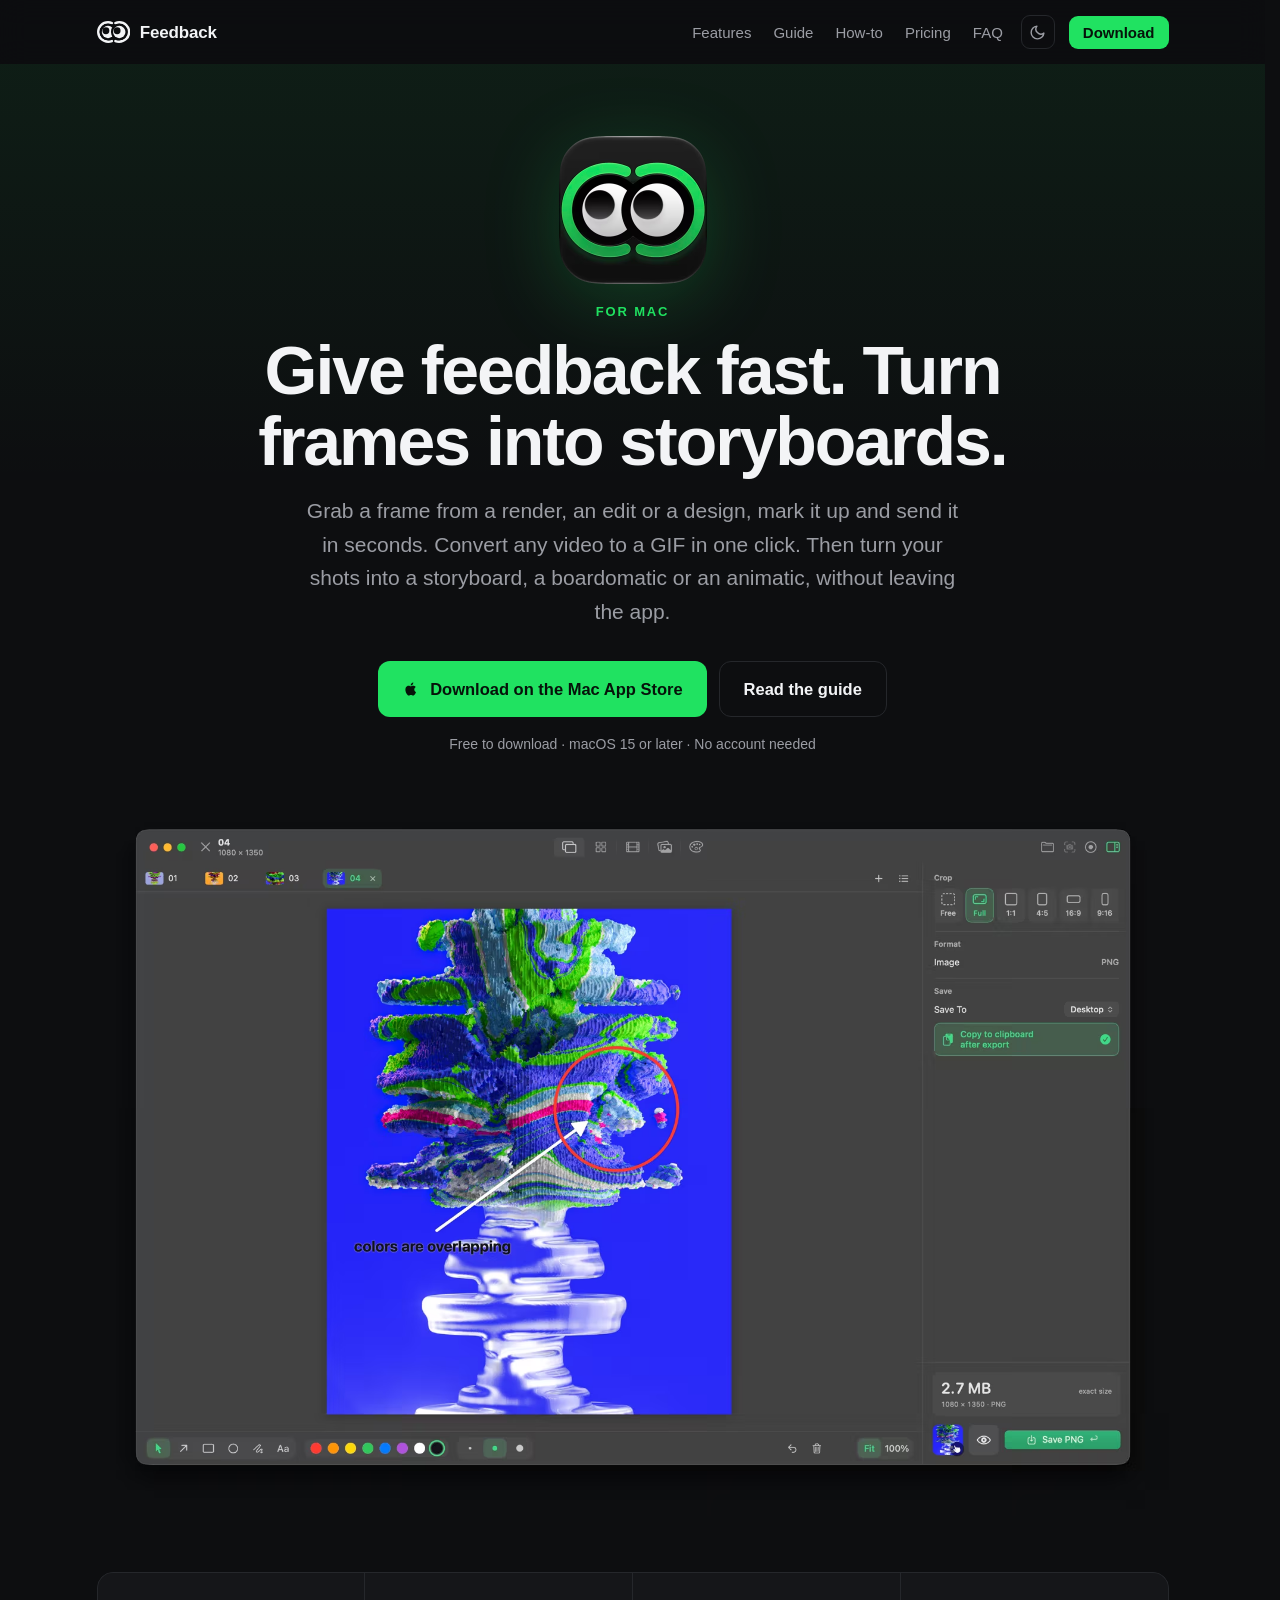
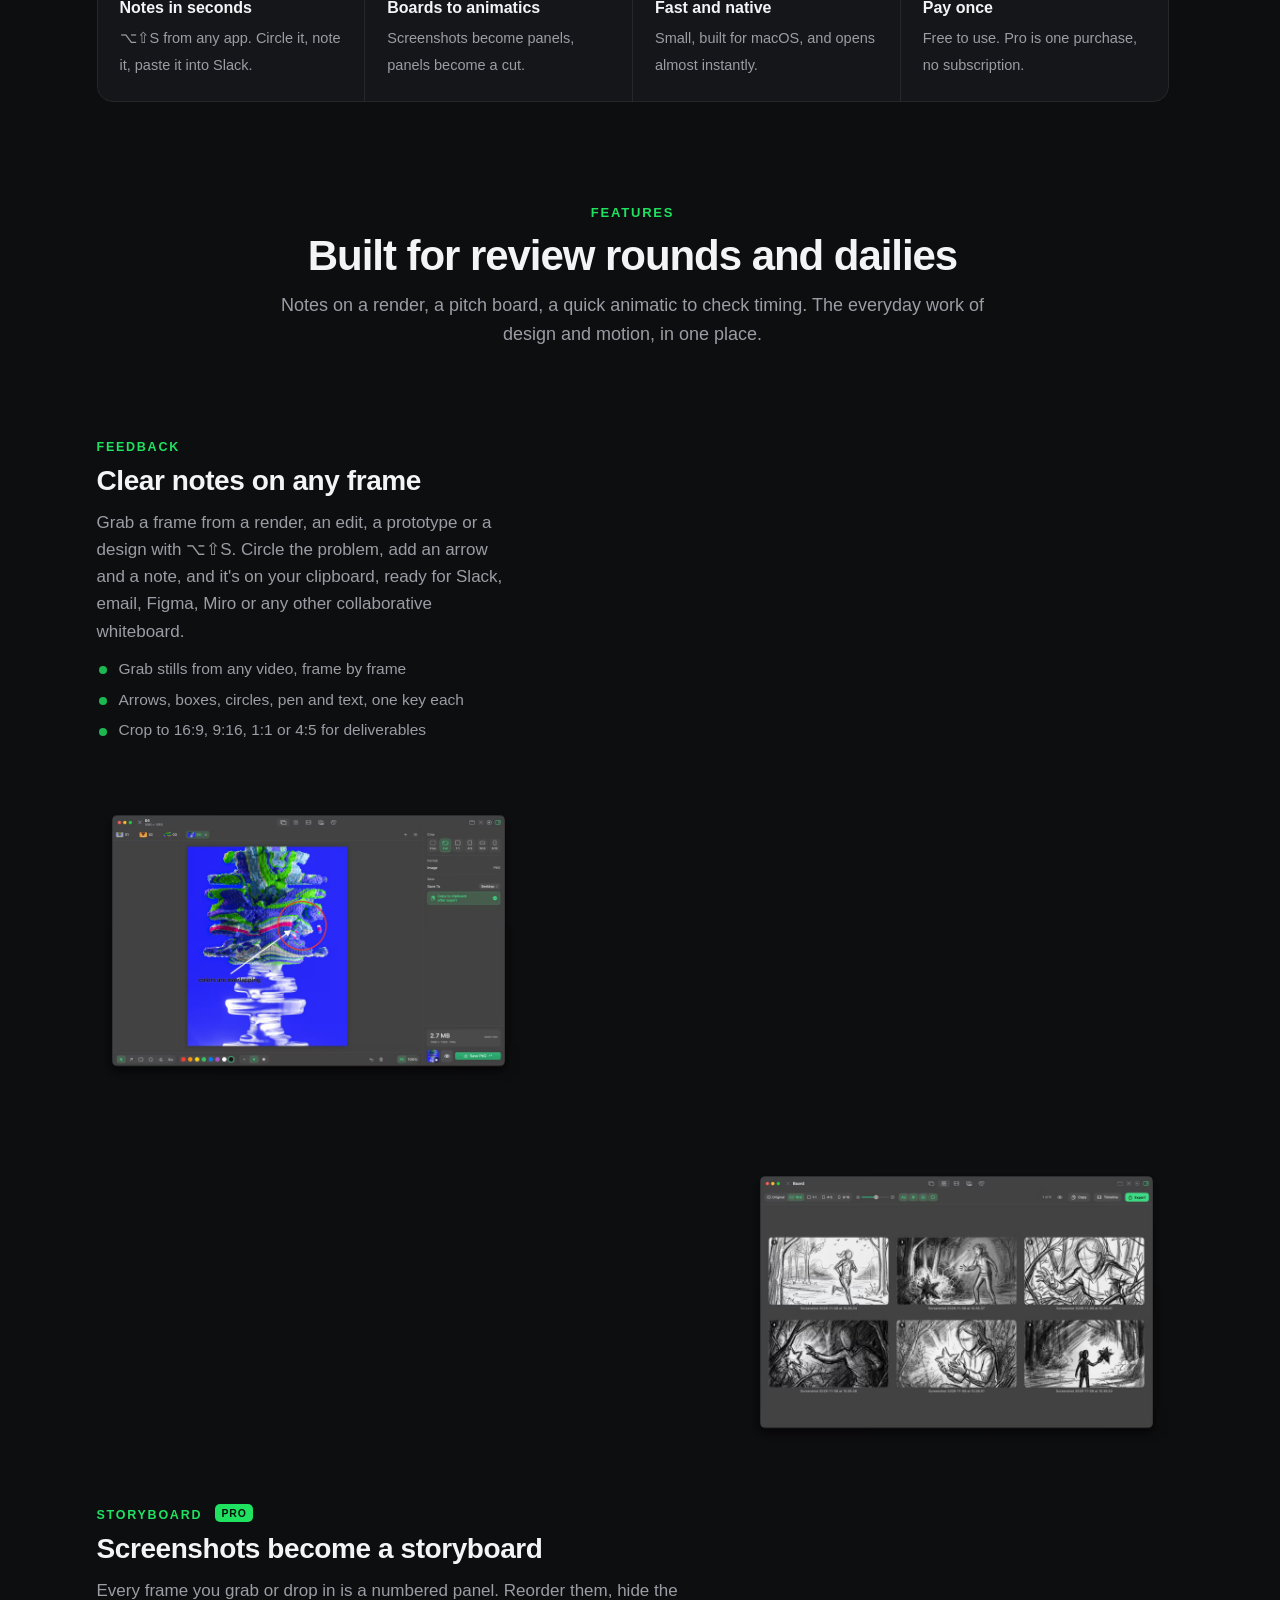
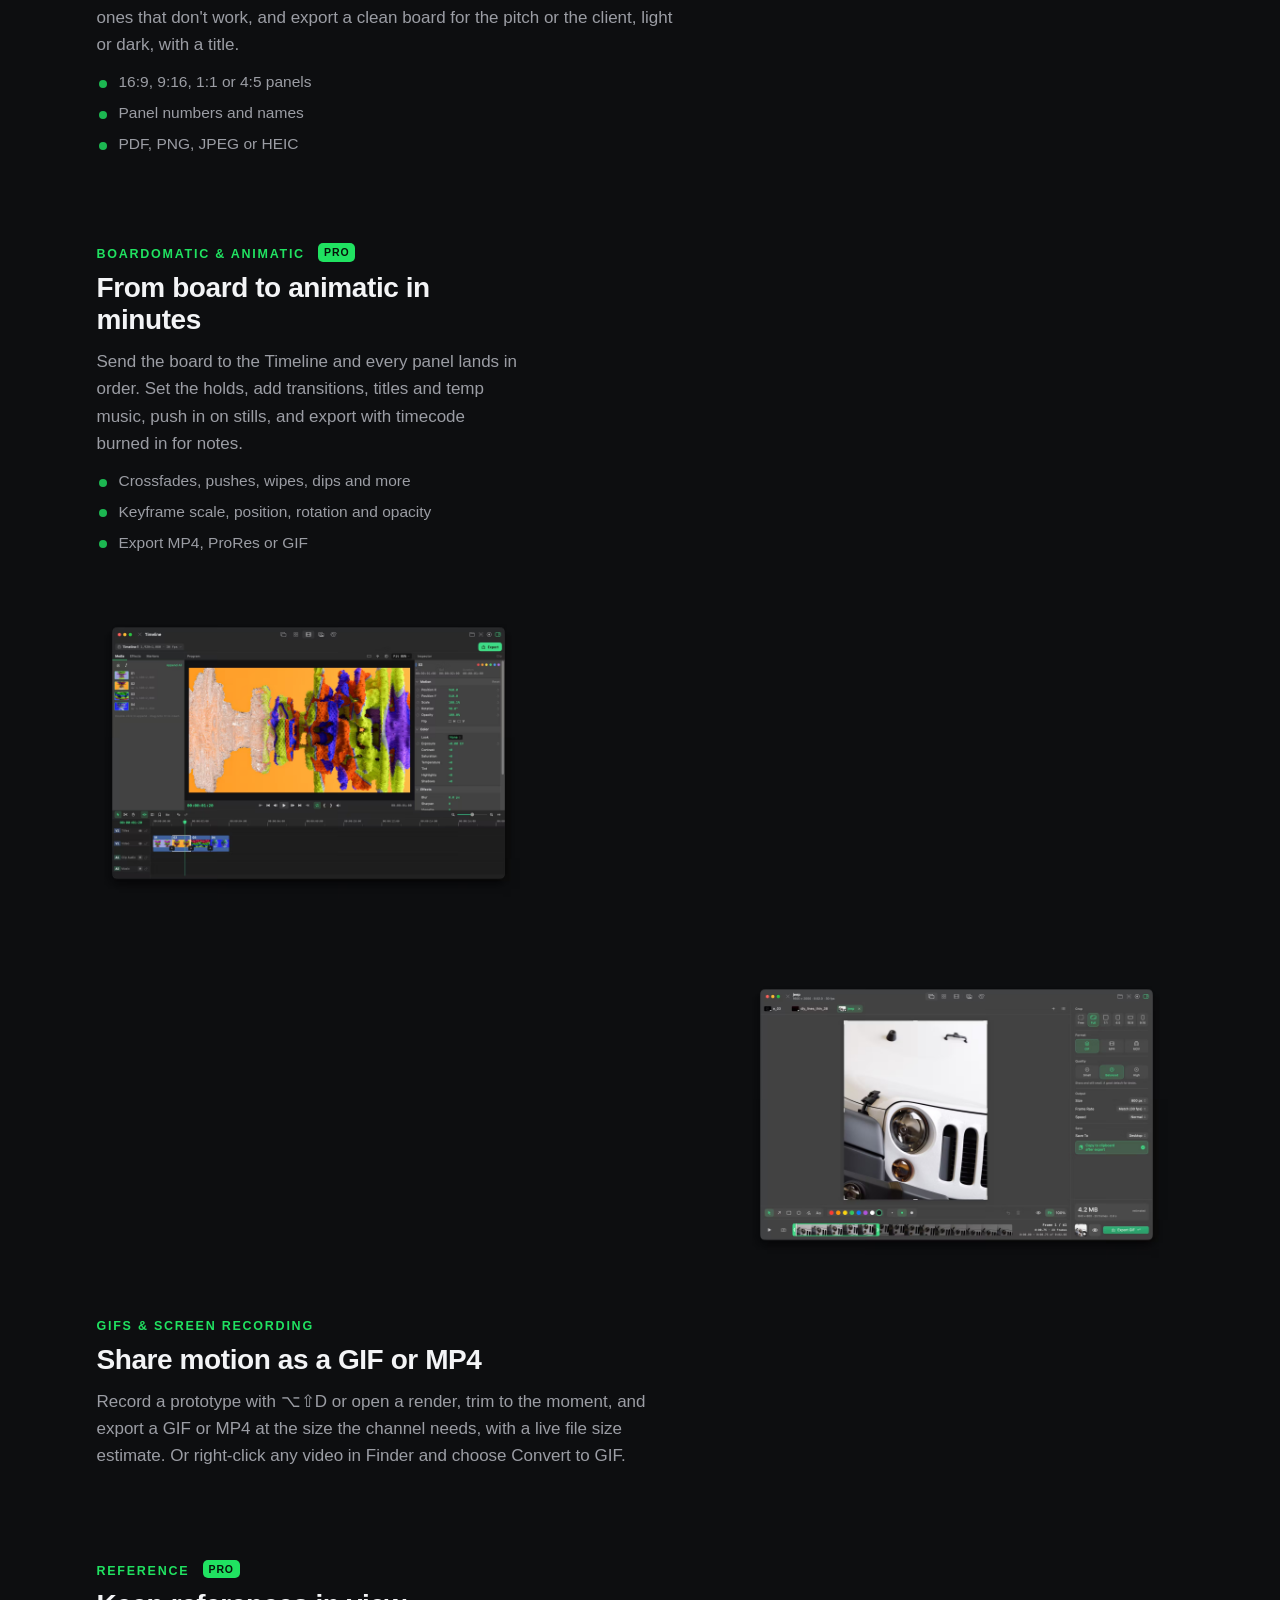
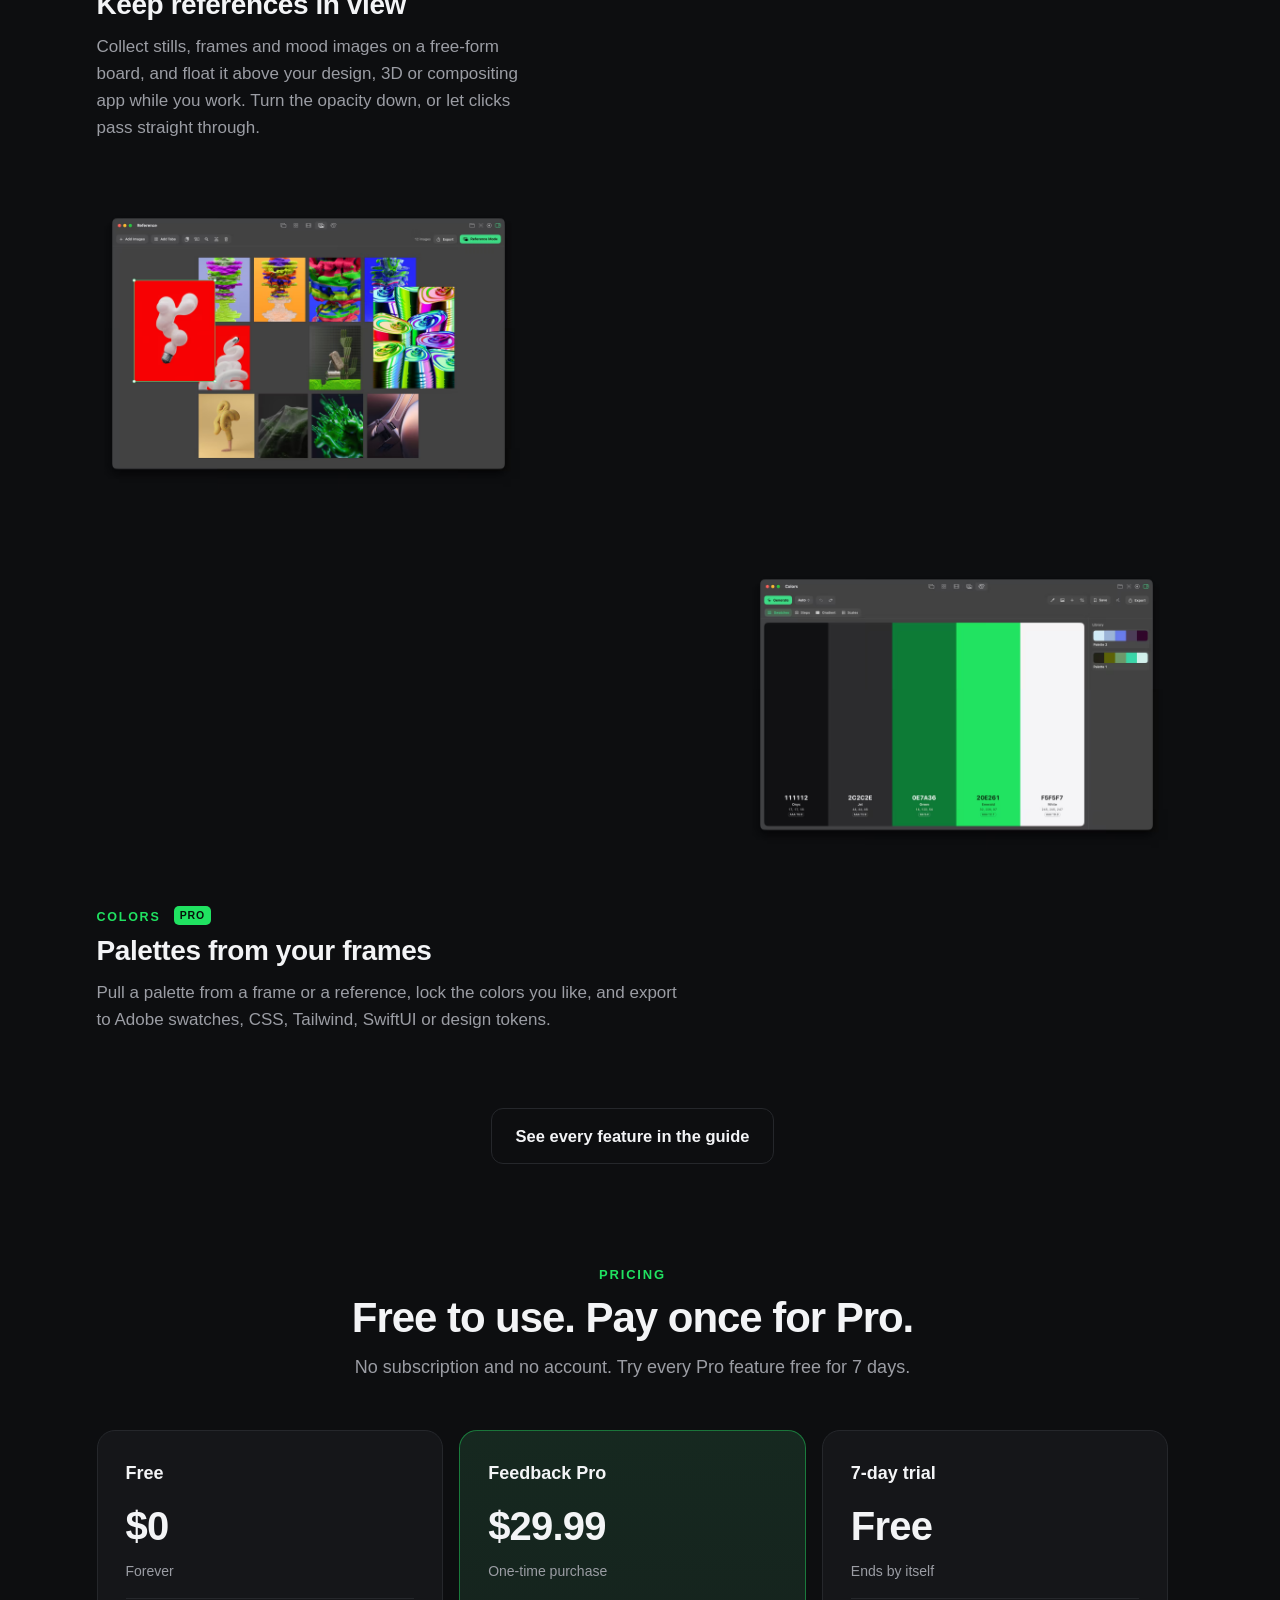
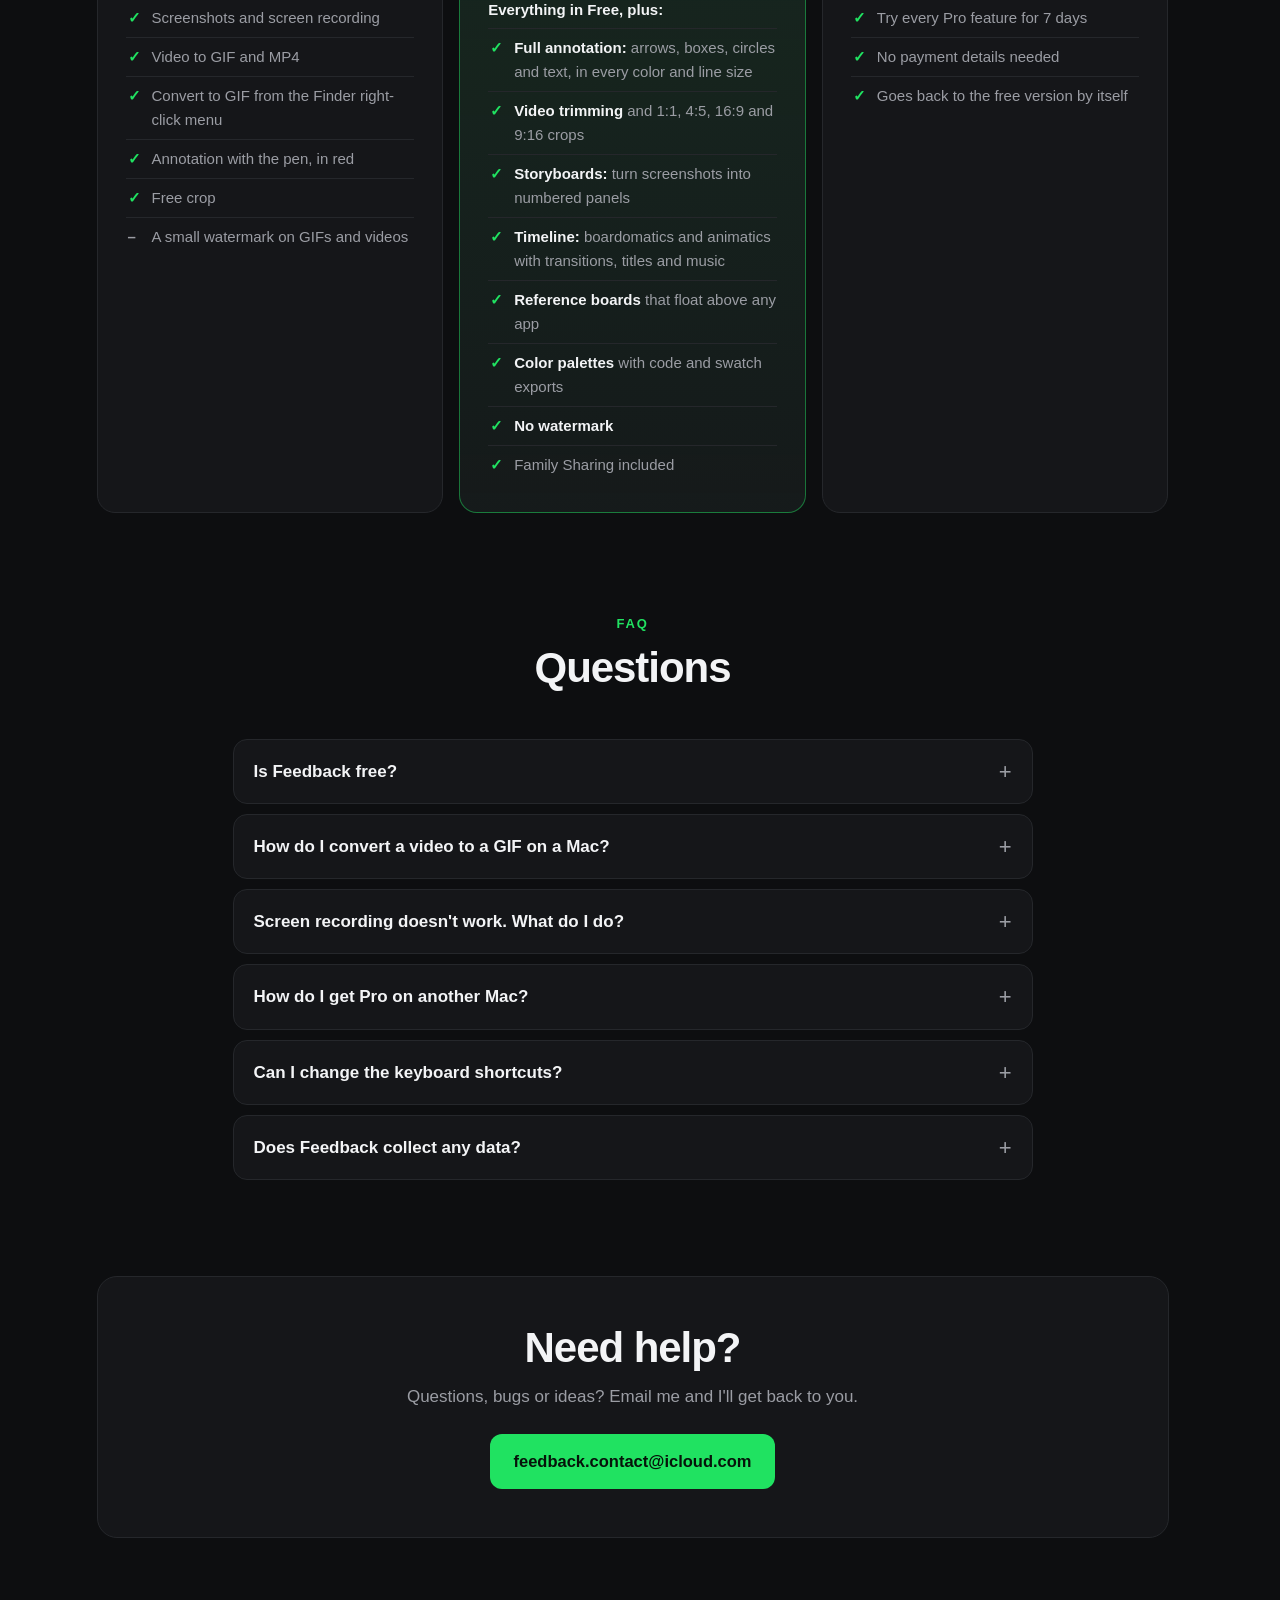
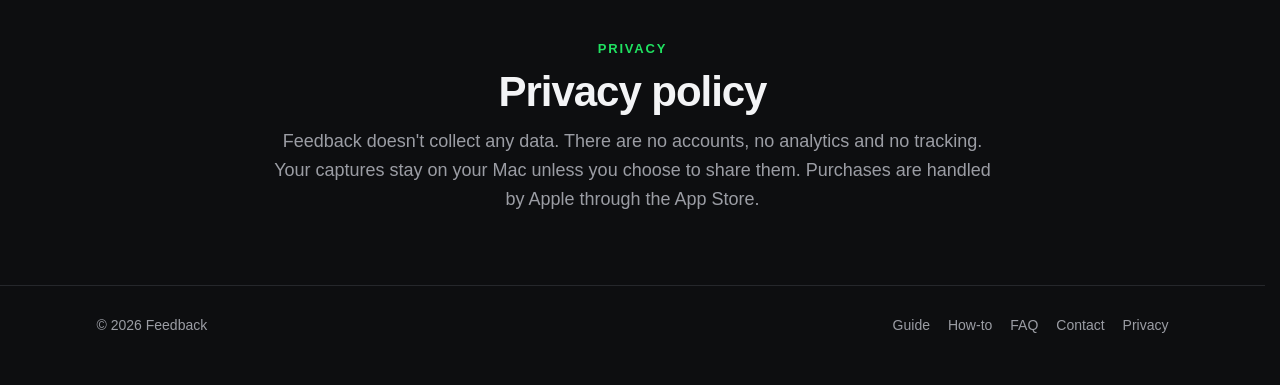
<file: index.html>
<!doctype html>
<html lang="en">
<head>
<meta charset="utf-8">
<script>try{document.documentElement.dataset.theme=localStorage.getItem('theme')==='light'?'light':'dark'}catch(e){document.documentElement.dataset.theme='dark'}</script>
<link rel="stylesheet" href="/assets/theme.css?v=8">
<meta name="viewport" content="width=device-width, initial-scale=1">
<title>Feedback – Frame Notes, Storyboards &amp; Animatics for Mac</title>
<meta name="description" content="Feedback is a fast Mac app for designers, directors and motion designers: grab and mark up frames for quick feedback, convert videos to GIFs in one click, and turn screenshots into storyboards, boardomatics and animatics.">
<link rel="canonical" href="https://feedbackformac.app/">
<meta name="theme-color" content="#0d0e10">
<link rel="icon" type="image/png" sizes="64x64" href="/images/favicon-mono-black-64.png" media="(prefers-color-scheme: light)">
<link rel="icon" type="image/png" sizes="64x64" href="/images/favicon-mono-white-64.png" media="(prefers-color-scheme: dark)">
<link rel="icon" type="image/svg+xml" href="/images/favicon.svg">
<link rel="apple-touch-icon" href="images/apple-touch-icon.png">

<meta property="og:type" content="website">
<meta property="og:site_name" content="Feedback for Mac">
<meta property="og:title" content="Feedback – Frame Notes, Storyboards & Animatics for Mac">
<meta property="og:description" content="Give clear feedback on any frame in seconds, and turn your screenshots into storyboards, boardomatics and animatics. A small, fast Mac app for designers, directors and motion designers.">
<meta property="og:url" content="https://feedbackformac.app/">
<meta property="og:image" content="https://feedbackformac.app/images/og-image.jpg">
<meta property="og:image:width" content="1200">
<meta property="og:image:height" content="630">
<meta name="twitter:card" content="summary_large_image">
<meta name="twitter:title" content="Feedback – Frame Notes, Storyboards & Animatics for Mac">
<meta name="twitter:description" content="Quick visual feedback, storyboards and animatics. A small, fast Mac app for designers and motion artists.">
<meta name="twitter:image" content="https://feedbackformac.app/images/og-image.jpg">

<script type="application/ld+json">
{
  "@context": "https://schema.org",
  "@graph": [
    {
      "@type": "SoftwareApplication",
      "name": "Feedback",
      "alternateName": "Feedback - Review & Comment",
      "url": "https://feedbackformac.app/",
      "applicationCategory": "DesignApplication",
      "operatingSystem": "macOS 15 or later",
      "description": "A native Mac app for designers, directors and motion designers to grab and mark up frames for quick feedback, and turn screenshots into storyboards, boardomatics and animatics. Also records the screen, converts video to GIF, and keeps reference boards and color palettes.",
      "image": "https://feedbackformac.app/images/og-image.jpg",
      "screenshot": [
        "https://feedbackformac.app/images/shot-1.jpg",
        "https://feedbackformac.app/images/shot-2.jpg",
        "https://feedbackformac.app/images/shot-3.jpg",
        "https://feedbackformac.app/images/shot-4.jpg",
        "https://feedbackformac.app/images/shot-5.jpg",
        "https://feedbackformac.app/images/shot-6.jpg"
      ],
      "downloadUrl": "https://apps.apple.com/app/id6832037599",
      "installUrl": "https://apps.apple.com/app/id6832037599",
      "featureList": [
        "Frame grabs and screenshots with arrows, boxes, circles, pen and text for quick feedback",
        "Storyboards, boardomatics and animatics from screenshots",
        "Screen recording",
        "Video to GIF, MP4 or ProRes with trimming, cropping and a live file size estimate",
        "Convert to GIF from the Finder right-click menu",
        "Storyboards from screenshots",
        "Timeline editor for animatics with transitions, titles, music and keyframes",
        "Floating reference boards",
        "Color palette generator with CSS, Tailwind, SwiftUI and Adobe exports"
      ],
      "offers": [
        { "@type": "Offer", "name": "Feedback", "price": "0", "priceCurrency": "USD" },
        { "@type": "Offer", "name": "Feedback Pro (one-time purchase)", "price": "29.99", "priceCurrency": "USD" }
      ],
      "author": { "@type": "Person", "name": "Ali Sahba" }
    },
    {
      "@type": "FAQPage",
      "mainEntity": [
        { "@type": "Question", "name": "Is Feedback free?",
          "acceptedAnswer": { "@type": "Answer", "text": "Yes. Screenshots, screen recording, video to GIF and the Finder action are free, with a small watermark on GIFs and videos. Feedback Pro is a one-time purchase that unlocks everything else and removes the watermark. There's a free 7-day trial." } },
        { "@type": "Question", "name": "How do I convert a video to a GIF on a Mac?",
          "acceptedAnswer": { "@type": "Answer", "text": "With Feedback installed, right-click a video in Finder and choose Quick Actions › Convert to GIF. Or open the video in Feedback to trim, crop and set the size before exporting." } },
        { "@type": "Question", "name": "Screen recording doesn't work. What do I do?",
          "acceptedAnswer": { "@type": "Answer", "text": "Open System Settings › Privacy & Security › Screen & System Audio Recording and turn on Feedback. If it's already on, turn it off and on again, then reopen the app." } },
        { "@type": "Question", "name": "How do I get Pro on another Mac?",
          "acceptedAnswer": { "@type": "Answer", "text": "Sign in with the same Apple Account and choose Settings › Pro › Restore." } },
        { "@type": "Question", "name": "Can I change the keyboard shortcuts?",
          "acceptedAnswer": { "@type": "Answer", "text": "Yes, in Settings › Shortcuts. The defaults are ⌥⇧S for a screenshot, ⌥⇧D to record and ⌥⇧C to pick a color." } },
        { "@type": "Question", "name": "Does Feedback collect any data?",
          "acceptedAnswer": { "@type": "Answer", "text": "No. There are no accounts, analytics or tracking, and your captures stay on your Mac unless you share them." } }
      ]
    }
  ]
}
</script>

<style>
  :root {
    --bg: #0d0e10;
    --panel: #151619;
    --line: #25272b;
    --text: #f3f4f6;
    --muted: #9b9da4;
    --green: #20e261;
    --green-ink: #06130a;
  }
  * { box-sizing: border-box; }
  html { scroll-behavior: smooth; scroll-padding-top: 72px; }
  body {
    margin: 0;
    background: var(--bg);
    color: var(--text);
    font: 17px/1.6 -apple-system, BlinkMacSystemFont, "SF Pro Text", "Helvetica Neue", Arial, sans-serif;
    -webkit-font-smoothing: antialiased;
  }
  a { color: var(--green); text-decoration: none; }
  a:hover { text-decoration: underline; }
  img { max-width: 100%; height: auto; }
  .wrap { max-width: 1120px; margin: 0 auto; padding: 0 24px; }

  .top { position: sticky; top: 0; z-index: 10; background: rgba(13, 14, 16, .78); backdrop-filter: saturate(160%) blur(14px); -webkit-backdrop-filter: saturate(160%) blur(14px); }
  .top .wrap { display: flex; justify-content: space-between; align-items: center; height: 64px; }
  .brand { display: flex; align-items: center; gap: 10px; color: var(--text); font-weight: 650; letter-spacing: -.01em; }
  .brand:hover { text-decoration: none; }
  .brand img { width: 28px; height: 28px; }
  .top nav a { color: var(--muted); margin-left: 24px; font-size: 15px; }
  .top nav a:hover { color: var(--text); text-decoration: none; }
  .top nav .cta { color: var(--green-ink); background: var(--green); padding: 7px 14px; border-radius: 9px; font-weight: 600; }
  .top nav .cta:hover { color: var(--green-ink); filter: brightness(1.06); }

  .hero { text-align: center; padding: 72px 0 0; background: linear-gradient(180deg, rgba(32, 226, 97, .07), rgba(32, 226, 97, 0) 420px); }
  .hero .icon { display: block; margin: 0 auto; width: 148px; height: 148px; filter: drop-shadow(0 16px 36px rgba(32, 226, 97, .2)); }
  .eyebrow { display: inline-block; color: var(--green); font-size: 13px; font-weight: 600; letter-spacing: .14em; text-transform: uppercase; }
  .hero .eyebrow { display: block; margin-top: 18px; }
  h1 { font-size: clamp(40px, 6.6vw, 68px); line-height: 1.04; letter-spacing: -.03em; margin: 12px auto 18px; max-width: 900px; }
  .lead { color: var(--muted); font-size: clamp(18px, 2.2vw, 21px); max-width: 660px; margin: 0 auto 32px; }
  .actions { display: flex; gap: 12px; justify-content: center; flex-wrap: wrap; }
  .button { display: inline-flex; align-items: center; gap: 10px; background: var(--green); color: var(--green-ink); font-weight: 650; padding: 14px 24px; border-radius: 12px; font-size: 16.5px; }
  .button:hover { text-decoration: none; filter: brightness(1.06); }
  .button svg { width: 18px; height: 18px; }
  .button.ghost { background: transparent; color: var(--text); border: 1px solid var(--line); }
  .button.ghost:hover { background: var(--panel); filter: none; }
  .fine { color: var(--muted); font-size: 14px; margin-top: 16px; }
  .hero-shot { margin: 48px auto 0; max-width: 1080px; }
  .hero-shot img { display: block; width: 100%; }

  .strengths { display: grid; grid-template-columns: repeat(4, 1fr); gap: 1px; background: var(--line); border: 1px solid var(--line); border-radius: 16px; overflow: hidden; margin: 56px 0 0; text-align: left; }
  .strengths div { background: var(--panel); padding: 22px; }
  .strengths b { display: block; font-size: 16px; margin-bottom: 4px; }
  .strengths span { color: var(--muted); font-size: 14.5px; }

  section { padding: 96px 0 0; }
  .section-head { text-align: center; max-width: 720px; margin: 0 auto 48px; }
  h2 { font-size: clamp(30px, 4.2vw, 42px); letter-spacing: -.025em; line-height: 1.1; margin: 8px 0 12px; }
  .section-head p { color: var(--muted); margin: 0; font-size: 18px; }

  .feature { display: grid; grid-template-columns: 5fr 7fr; gap: 56px; align-items: center; padding: 40px 0; }
  .feature.flip { grid-template-columns: 7fr 5fr; }
  .feature.flip .copy { order: 2; }
  .feature .tag { color: var(--green); font-size: 12.5px; font-weight: 600; letter-spacing: .14em; text-transform: uppercase; }
  .feature h3 { font-size: 28px; line-height: 1.15; letter-spacing: -.015em; margin: 8px 0 12px; }
  .feature p { color: var(--muted); margin: 0 0 10px; }
  .feature ul { margin: 12px 0 0; padding: 0; list-style: none; color: var(--muted); font-size: 15.5px; }
  .feature li { padding-left: 22px; position: relative; margin: 6px 0; }
  .feature li::before { content: ""; position: absolute; left: 2px; top: .62em; width: 8px; height: 8px; border-radius: 50%; background: var(--green); opacity: .8; }
  .pro { display: inline-block; font-size: 10.5px; font-weight: 700; letter-spacing: .08em; color: var(--green-ink); background: var(--green); border-radius: 5px; padding: 1px 6px; margin-left: 8px; vertical-align: 2px; }
  .feature img { display: block; width: 100%; }
  .guide-link { text-align: center; padding: 24px 0 0; }

  .plans { display: grid; grid-template-columns: repeat(3, 1fr); gap: 16px; }
  .plan { background: var(--panel); border: 1px solid var(--line); border-radius: 18px; padding: 28px; }
  .plan.featured { background: linear-gradient(180deg, rgba(32, 226, 97, .09), rgba(32, 226, 97, .02)), var(--panel); border-color: rgba(32, 226, 97, .45); }
  .plan h3 { margin: 0; font-size: 18px; }
  .plan .price { font-size: 40px; font-weight: 700; letter-spacing: -.02em; margin: 6px 0 2px; }
  .plan .per { color: var(--muted); font-size: 14px; margin-bottom: 16px; }
  .plan ul { list-style: none; padding: 0; margin: 0; color: var(--muted); font-size: 15px; }
  .plan li { padding: 7px 0 7px 26px; position: relative; border-top: 1px solid var(--line); }
  .plan li::before { content: "✓"; position: absolute; left: 2px; color: var(--green); font-weight: 700; }
  .plan li b { color: var(--text); font-weight: 600; }
  .plan li.minus::before { content: "–"; color: var(--muted); }
  .plan .plus { color: var(--text); font-size: 15px; font-weight: 600; margin: 0 0 6px; }

  .faq { max-width: 800px; margin: 0 auto; }
  details { background: var(--panel); border: 1px solid var(--line); border-radius: 14px; padding: 0 20px; margin-bottom: 10px; }
  summary { cursor: pointer; list-style: none; padding: 18px 28px 18px 0; font-weight: 600; position: relative; }
  summary::-webkit-details-marker { display: none; }
  summary::after { content: "+"; position: absolute; right: 0; top: 14px; font-size: 22px; color: var(--muted); font-weight: 400; }
  details[open] summary::after { content: "–"; }
  details p { color: var(--muted); margin: 0 0 18px; }

  .contact { text-align: center; background: var(--panel); border: 1px solid var(--line); border-radius: 20px; padding: 48px 24px; margin-top: 96px; }
  .contact h2 { margin-top: 0; }
  .contact p { color: var(--muted); margin: 0 auto 24px; max-width: 520px; }

  footer { margin-top: 72px; padding: 28px 0 48px; border-top: 1px solid var(--line); color: var(--muted); font-size: 14px; }
  footer .wrap { display: flex; justify-content: space-between; flex-wrap: wrap; gap: 12px; }
  footer a { color: var(--muted); margin-left: 18px; }
  footer a:first-child { margin-left: 0; }

  @media (max-width: 860px) {
    .top nav a:not(.cta) { display: none; }
    .strengths { grid-template-columns: 1fr 1fr; }
    .feature, .feature.flip { grid-template-columns: 1fr; gap: 22px; padding: 28px 0; }
    .feature.flip .copy { order: 0; }
    .plans { grid-template-columns: 1fr; }
    section { padding-top: 72px; }
  }
  @media (max-width: 520px) {
    .strengths { grid-template-columns: 1fr; }
  }
</style>
</head>
<body>

<header class="top">
  <div class="wrap">
    <a class="brand" href="./"><svg class="mark" viewBox="16 184 994 656" aria-hidden="true"><mask id="fbmark" maskUnits="userSpaceOnUse" x="0" y="0" width="1024" height="1024"><path d="M563.45,244.32c35.75-15.12,75.06-23.49,116.33-23.49,165.05,0,292.54,127,292.54,292.05s-132.92,289.17-297.97,289.17c-56.64,0-95.07-14.69-108.24-20.04" fill="none" stroke="#fff" stroke-width="73" stroke-linecap="round"/><path d="M459.34,782.02c-13.17,5.34-51.6,20.04-108.24,20.04-165.05,0-297.97-124.11-297.97-289.17,0-165.05,127.48-292.05,292.54-292.05,41.26,0,80.57,8.36,116.33,23.49" fill="none" stroke="#fff" stroke-width="73" stroke-linecap="round"/><circle cx="344.84" cy="511.98" r="248.23"/><circle cx="344.84" cy="511.98" r="184.41" fill="#fff"/><circle cx="679.77" cy="511.98" r="248.23"/><circle cx="679.77" cy="511.98" r="184.41" fill="#fff"/><circle cx="281.6" cy="476.04" r="102.26"/><circle cx="616.54" cy="476.04" r="102.26"/></mask><rect x="0" y="0" width="1024" height="1024" fill="currentColor" mask="url(#fbmark)"/></svg>Feedback</a>
    <nav aria-label="Main">
      <a href="/#features">Features</a>
      <a href="/guide.html">Guide</a>
      <a href="/how-to/">How-to</a>
      <a href="/#pricing">Pricing</a>
      <a href="/#faq">FAQ</a>
      <button type="button" class="theme-toggle" aria-label="Switch to light mode" title="Switch to light mode"><svg class="moon" viewBox="0 0 24 24" fill="none" stroke="currentColor" stroke-width="2" stroke-linecap="round" stroke-linejoin="round" aria-hidden="true"><path d="M21 12.8A9 9 0 1 1 11.2 3a7 7 0 0 0 9.8 9.8z"/></svg><svg class="sun" viewBox="0 0 24 24" fill="none" stroke="currentColor" stroke-width="2" stroke-linecap="round" aria-hidden="true"><circle cx="12" cy="12" r="4.5"/><path d="M12 2v2M12 20v2M4.9 4.9l1.4 1.4M17.7 17.7l1.4 1.4M2 12h2M20 12h2M4.9 19.1l1.4-1.4M17.7 6.3l1.4-1.4"/></svg></button>
      <a class="cta" href="https://apps.apple.com/app/id6832037599">Download</a>
      <button type="button" class="menu-btn" aria-label="Open menu"><svg viewBox="0 0 24 24" fill="none" stroke="currentColor" stroke-width="2" stroke-linecap="round" aria-hidden="true"><path d="M4 7h16M4 12h16M4 17h16"/></svg></button>
    </nav>
  </div>
</header>

<main>
  <div class="hero">
    <div class="wrap">
      <picture><source srcset="images/icon.avif" type="image/avif"><img class="icon" src="images/icon.png" alt="Feedback app icon" width="148" height="148"></picture>
      <div class="eyebrow">For Mac</div>
      <h1>Give feedback fast. Turn frames into storyboards.</h1>
      <p class="lead">Grab a frame from a render, an edit or a design, mark it up and send it in seconds. Convert any video to a GIF in one click. Then turn your shots into a storyboard, a boardomatic or an animatic, without leaving the app.</p>
      <div class="actions">
        <a class="button" href="https://apps.apple.com/app/id6832037599">
          <svg viewBox="0 0 24 24" fill="currentColor" aria-hidden="true"><path d="M16.37 12.6c-.02-2.2 1.8-3.26 1.88-3.31-1.02-1.5-2.62-1.7-3.19-1.72-1.36-.14-2.65.8-3.34.8-.69 0-1.75-.78-2.88-.76-1.48.02-2.85.86-3.61 2.19-1.54 2.67-.39 6.62 1.11 8.79.73 1.06 1.6 2.25 2.75 2.2 1.1-.04 1.52-.71 2.85-.71s1.71.71 2.88.69c1.19-.02 1.94-1.08 2.67-2.14.84-1.23 1.19-2.42 1.21-2.48-.03-.01-2.32-.89-2.33-3.55zM14.17 6.13c.61-.74 1.02-1.76.91-2.78-.88.04-1.94.59-2.57 1.32-.56.65-1.06 1.7-.93 2.7.98.08 1.98-.5 2.59-1.24z"/></svg>
          Download on the Mac App Store
        </a>
        <a class="button ghost" href="guide.html">Read the guide</a>
      </div>
      <p class="fine">Free to download · macOS 15 or later · No account needed</p>
      <div class="hero-shot"><picture><source srcset="images/shot-1.avif" type="image/avif"><img src="images/shot-1.jpg" alt="A screenshot in Feedback marked up with a red circle, an arrow and a note" width="1800" height="1196" fetchpriority="high"></picture></div>

      <div class="strengths">
        <div><b>Notes in seconds</b><span>⌥⇧S from any app. Circle it, note it, paste it into Slack.</span></div>
        <div><b>Boards to animatics</b><span>Screenshots become panels, panels become a cut.</span></div>
        <div><b>Fast and native</b><span>Small, built for macOS, and opens almost instantly.</span></div>
        <div><b>Pay once</b><span>Free to use. Pro is one purchase, no subscription.</span></div>
      </div>
    </div>
  </div>

  <section id="features">
    <div class="wrap">
      <div class="section-head">
        <div class="eyebrow">Features</div>
        <h2>Built for review rounds and dailies</h2>
        <p>Notes on a render, a pitch board, a quick animatic to check timing. The everyday work of design and motion, in one place.</p>
      </div>

      <div class="feature">
        <div class="copy">
          <div class="tag">Feedback</div>
          <h3>Clear notes on any frame</h3>
          <p>Grab a frame from a render, an edit, a prototype or a design with ⌥⇧S. Circle the problem, add an arrow and a note, and it's on your clipboard, ready for Slack, email, Figma, Miro or any other collaborative whiteboard.</p>
          <ul>
            <li>Grab stills from any video, frame by frame</li>
            <li>Arrows, boxes, circles, pen and text, one key each</li>
            <li>Crop to 16:9, 9:16, 1:1 or 4:5 for deliverables</li>
          </ul>
        </div>
        <picture><source srcset="images/shot-1.avif" type="image/avif"><img src="images/shot-1.jpg" alt="A frame marked up with a red circle, an arrow and a note" width="1800" height="1196" loading="lazy"></picture>
      </div>

      <div class="feature flip">
        <div class="copy">
          <div class="tag">Storyboard <span class="pro">PRO</span></div>
          <h3>Screenshots become a storyboard</h3>
          <p>Every frame you grab or drop in is a numbered panel. Reorder them, hide the ones that don't work, and export a clean board for the pitch or the client, light or dark, with a title.</p>
          <ul>
            <li>16:9, 9:16, 1:1 or 4:5 panels</li>
            <li>Panel numbers and names</li>
            <li>PDF, PNG, JPEG or HEIC</li>
          </ul>
        </div>
        <picture><source srcset="images/shot-3.avif" type="image/avif"><img src="images/shot-3.jpg" alt="A storyboard of six numbered sketch panels" width="1800" height="1196" loading="lazy"></picture>
      </div>

      <div class="feature">
        <div class="copy">
          <div class="tag">Boardomatic &amp; animatic <span class="pro">PRO</span></div>
          <h3>From board to animatic in minutes</h3>
          <p>Send the board to the Timeline and every panel lands in order. Set the holds, add transitions, titles and temp music, push in on stills, and export with timecode burned in for notes.</p>
          <ul>
            <li>Crossfades, pushes, wipes, dips and more</li>
            <li>Keyframe scale, position, rotation and opacity</li>
            <li>Export MP4, ProRes or GIF</li>
          </ul>
        </div>
        <picture><source srcset="images/shot-4.avif" type="image/avif"><img src="images/shot-4.jpg" alt="A boardomatic on the Timeline with a viewer and inspector" width="1800" height="1196" loading="lazy"></picture>
      </div>

      <div class="feature flip">
        <div class="copy">
          <div class="tag">GIFs &amp; screen recording</div>
          <h3>Share motion as a GIF or MP4</h3>
          <p>Record a prototype with ⌥⇧D or open a render, trim to the moment, and export a GIF or MP4 at the size the channel needs, with a live file size estimate. Or right-click any video in Finder and choose Convert to GIF.</p>
        </div>
        <picture><source srcset="images/shot-2.avif" type="image/avif"><img src="images/shot-2.jpg" alt="Trimming a video and exporting it as a GIF with a size estimate" width="1800" height="1196" loading="lazy"></picture>
      </div>

      <div class="feature">
        <div class="copy">
          <div class="tag">Reference <span class="pro">PRO</span></div>
          <h3>Keep references in view</h3>
          <p>Collect stills, frames and mood images on a free-form board, and float it above your design, 3D or compositing app while you work. Turn the opacity down, or let clicks pass straight through.</p>
        </div>
        <picture><source srcset="images/shot-5.avif" type="image/avif"><img src="images/shot-5.jpg" alt="A reference board of mood images" width="1800" height="1196" loading="lazy"></picture>
      </div>

      <div class="feature flip">
        <div class="copy">
          <div class="tag">Colors <span class="pro">PRO</span></div>
          <h3>Palettes from your frames</h3>
          <p>Pull a palette from a frame or a reference, lock the colors you like, and export to Adobe swatches, CSS, Tailwind, SwiftUI or design tokens.</p>
        </div>
        <picture><source srcset="images/shot-6.avif" type="image/avif"><img src="images/shot-6.jpg" alt="A five-color palette in Feedback" width="1800" height="1196" loading="lazy"></picture>
      </div>

      <div class="guide-link">
        <a class="button ghost" href="guide.html">See every feature in the guide</a>
      </div>
    </div>
  </section>

  <section id="pricing">
    <div class="wrap">
      <div class="section-head">
        <div class="eyebrow">Pricing</div>
        <h2>Free to use. Pay once for Pro.</h2>
        <p>No subscription and no account. Try every Pro feature free for 7 days.</p>
      </div>
      <div class="plans">
        <div class="plan">
          <h3>Free</h3>
          <div class="price">$0</div>
          <div class="per">Forever</div>
          <ul>
            <li>Screenshots and screen recording</li>
            <li>Video to GIF and MP4</li>
            <li>Convert to GIF from the Finder right-click menu</li>
            <li>Annotation with the pen, in red</li>
            <li>Free crop</li>
            <li class="minus">A small watermark on GIFs and videos</li>
          </ul>
        </div>
        <div class="plan featured">
          <h3>Feedback Pro</h3>
          <div class="price">$29.99</div>
          <div class="per">One-time purchase</div>
          <p class="plus">Everything in Free, plus:</p>
          <ul>
            <li><b>Full annotation:</b> arrows, boxes, circles and text, in every color and line size</li>
            <li><b>Video trimming</b> and 1:1, 4:5, 16:9 and 9:16 crops</li>
            <li><b>Storyboards:</b> turn screenshots into numbered panels</li>
            <li><b>Timeline:</b> boardomatics and animatics with transitions, titles and music</li>
            <li><b>Reference boards</b> that float above any app</li>
            <li><b>Color palettes</b> with code and swatch exports</li>
            <li><b>No watermark</b></li>
            <li>Family Sharing included</li>
          </ul>
        </div>
        <div class="plan">
          <h3>7-day trial</h3>
          <div class="price">Free</div>
          <div class="per">Ends by itself</div>
          <ul>
            <li>Try every Pro feature for 7 days</li>
            <li>No payment details needed</li>
            <li>Goes back to the free version by itself</li>
          </ul>
        </div>
      </div>
    </div>
  </section>

  <section id="faq">
    <div class="wrap">
      <div class="section-head">
        <div class="eyebrow">FAQ</div>
        <h2>Questions</h2>
      </div>
      <div class="faq">
        <details><summary>Is Feedback free?</summary>
          <p>Yes. Screenshots, screen recording, video to GIF and the Finder action are free, with a small watermark on GIFs and videos. Feedback Pro is a one-time purchase that unlocks everything else and removes the watermark. There's a free 7-day trial.</p></details>
        <details><summary>How do I convert a video to a GIF on a Mac?</summary>
          <p>With Feedback installed, right-click a video in Finder and choose Quick Actions › Convert to GIF. Or open the video in Feedback to trim, crop and set the size before exporting.</p></details>
        <details><summary>Screen recording doesn't work. What do I do?</summary>
          <p>Open System Settings › Privacy &amp; Security › Screen &amp; System Audio Recording and turn on Feedback. If it's already on, turn it off and on again, then reopen the app.</p></details>
        <details><summary>How do I get Pro on another Mac?</summary>
          <p>Sign in with the same Apple Account and choose Settings › Pro › Restore.</p></details>
        <details><summary>Can I change the keyboard shortcuts?</summary>
          <p>Yes, in Settings › Shortcuts. The defaults are ⌥⇧S for a screenshot, ⌥⇧D to record and ⌥⇧C to pick a color.</p></details>
        <details><summary>Does Feedback collect any data?</summary>
          <p>No. There are no accounts, analytics or tracking, and your captures stay on your Mac unless you share them.</p></details>
      </div>

      <div class="contact" id="support">
        <h2>Need help?</h2>
        <p>Questions, bugs or ideas? Email me and I'll get back to you.</p>
        <a class="button" href="mailto:feedback.contact@icloud.com?subject=Feedback%20app">feedback.contact@icloud.com</a>
      </div>
    </div>
  </section>

  <section id="privacy">
    <div class="wrap">
      <div class="section-head" style="margin-bottom:0">
        <div class="eyebrow">Privacy</div>
        <h2>Privacy policy</h2>
        <p>Feedback doesn't collect any data. There are no accounts, no analytics and no tracking. Your captures stay on your Mac unless you choose to share them. Purchases are handled by Apple through the App Store.</p>
      </div>
    </div>
  </section>
</main>

<footer>
  <div class="wrap">
    <span>© 2026 Feedback</span>
    <span><a href="guide.html">Guide</a><a href="how-to/">How-to</a><a href="#faq">FAQ</a><a href="mailto:feedback.contact@icloud.com">Contact</a><a href="#privacy">Privacy</a></span>
  </div>
</footer>

<script src="/assets/lightbox.js?v=8" defer></script>
<script src="/assets/theme.js?v=8" defer></script>
<script src="/assets/menu.js?v=8" defer></script>
</body>
</html>
</file>
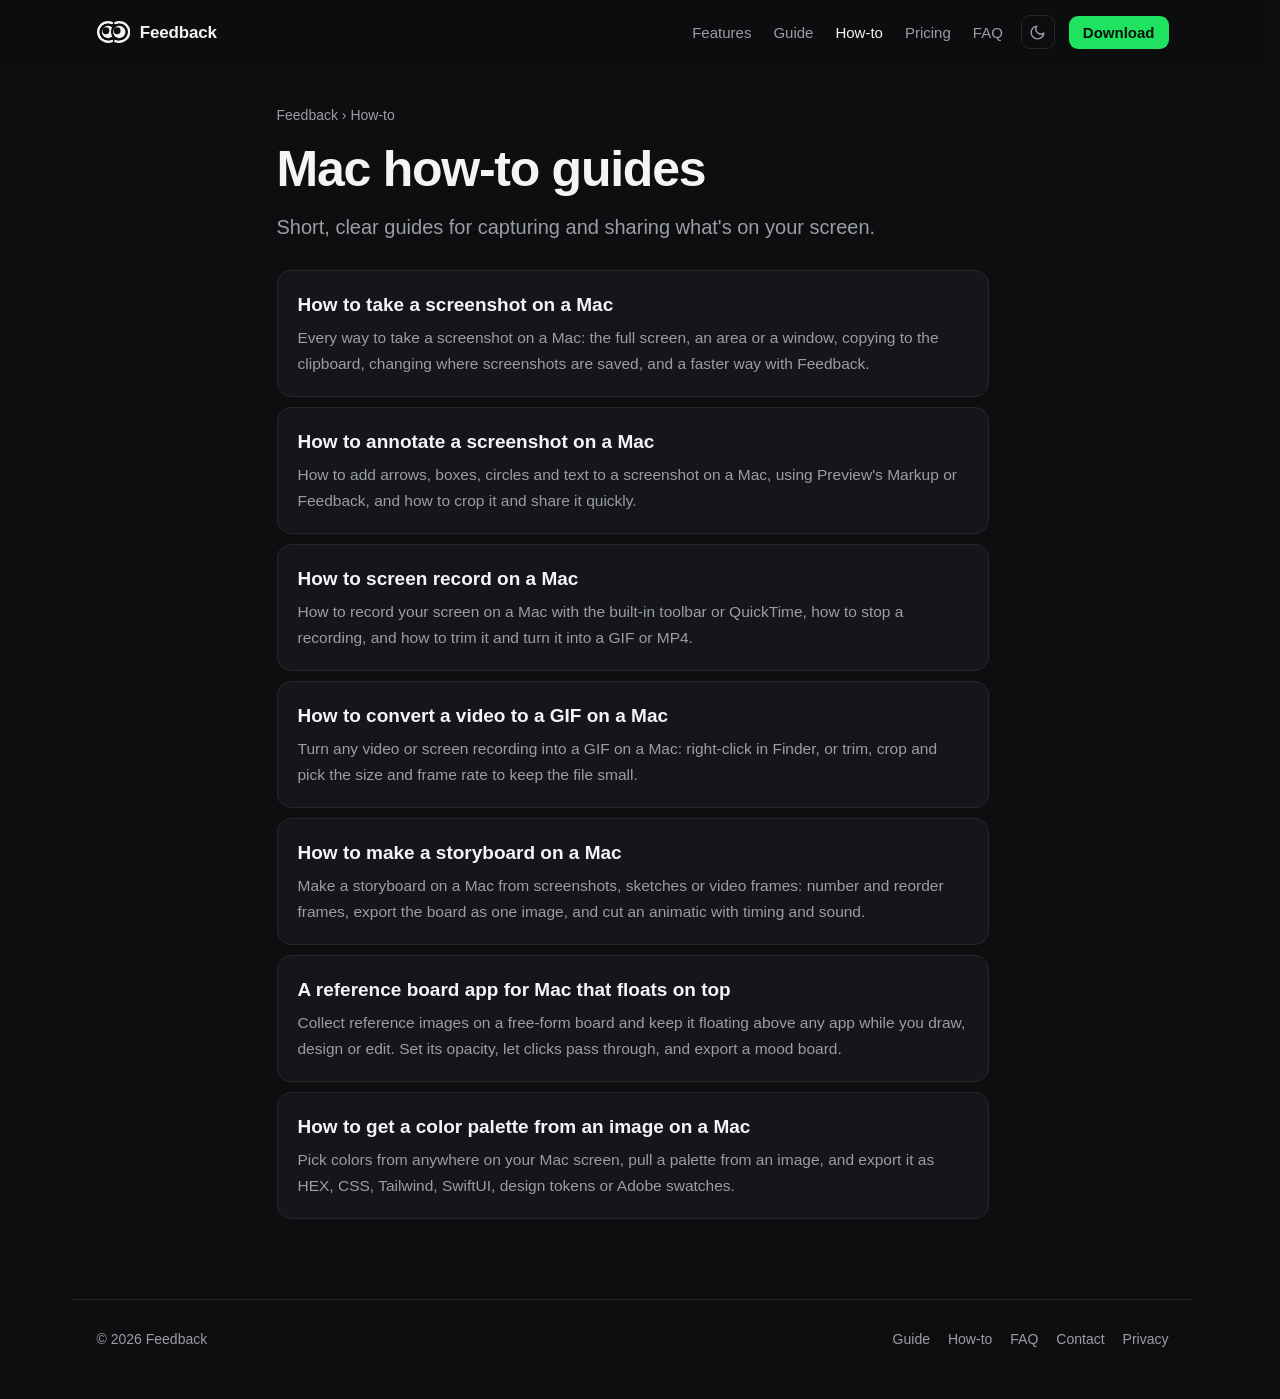
<file: how-to/index.html>
<!doctype html>
<html lang="en">
<head>
<meta charset="utf-8">
<script>try{document.documentElement.dataset.theme=localStorage.getItem('theme')==='light'?'light':'dark'}catch(e){document.documentElement.dataset.theme='dark'}</script>
<link rel="stylesheet" href="/assets/theme.css?v=8">
<meta name="viewport" content="width=device-width, initial-scale=1">
<title>Mac How-To Guides: Screenshots, GIFs, Storyboards &amp; More – Feedback</title>
<meta name="description" content="Short, clear guides for Mac: taking and annotating screenshots, screen recording, converting video to GIF, making storyboards, reference boards and color palettes.">
<link rel="canonical" href="https://feedbackformac.app/how-to/">
<meta name="theme-color" content="#0d0e10">
<link rel="icon" type="image/png" sizes="64x64" href="/images/favicon-mono-black-64.png" media="(prefers-color-scheme: light)">
<link rel="icon" type="image/png" sizes="64x64" href="/images/favicon-mono-white-64.png" media="(prefers-color-scheme: dark)">
<link rel="icon" type="image/svg+xml" href="/images/favicon.svg">
<link rel="apple-touch-icon" href="/images/apple-touch-icon.png">
<meta property="og:type" content="article">
<meta property="og:site_name" content="Feedback for Mac">
<meta property="og:title" content="Mac How-To Guides: Screenshots, GIFs, Storyboards &amp; More – Feedback">
<meta property="og:description" content="Short, clear guides for Mac: taking and annotating screenshots, screen recording, converting video to GIF, making storyboards, reference boards and color palettes.">
<meta property="og:url" content="https://feedbackformac.app/how-to/">
<meta property="og:image" content="https://feedbackformac.app/images/og-image.jpg">
<meta name="twitter:card" content="summary_large_image">
<script type="application/ld+json">{"@context": "https://schema.org", "@type": "CollectionPage", "name": "Mac how-to guides", "url": "https://feedbackformac.app/how-to/", "hasPart": [{"@type": "Article", "headline": "How to take a screenshot on a Mac", "url": "https://feedbackformac.app/how-to/take-a-screenshot-on-mac.html"}, {"@type": "Article", "headline": "How to annotate a screenshot on a Mac", "url": "https://feedbackformac.app/how-to/annotate-a-screenshot-on-mac.html"}, {"@type": "Article", "headline": "How to screen record on a Mac", "url": "https://feedbackformac.app/how-to/screen-record-on-mac.html"}, {"@type": "Article", "headline": "How to convert a video to a GIF on a Mac", "url": "https://feedbackformac.app/how-to/convert-video-to-gif-on-mac.html"}, {"@type": "Article", "headline": "How to make a storyboard on a Mac", "url": "https://feedbackformac.app/how-to/make-a-storyboard-on-mac.html"}, {"@type": "Article", "headline": "A reference board app for Mac that floats on top", "url": "https://feedbackformac.app/how-to/reference-board-app-for-mac.html"}, {"@type": "Article", "headline": "How to get a color palette from an image on a Mac", "url": "https://feedbackformac.app/how-to/color-palette-from-image-on-mac.html"}]}</script>
<style>
:root{--bg:#0d0e10;--panel:#151619;--line:#25272b;--text:#f3f4f6;--muted:#9b9da4;--green:#20e261;--green-ink:#06130a}
*{box-sizing:border-box}html{scroll-behavior:smooth}
body{margin:0;background:var(--bg);color:var(--text);font:17.5px/1.7 -apple-system,BlinkMacSystemFont,"SF Pro Text","Helvetica Neue",Arial,sans-serif;-webkit-font-smoothing:antialiased}
a{color:var(--green);text-decoration:none}a:hover{text-decoration:underline}
img{max-width:100%;height:auto}
.top{position:sticky;top:0;z-index:10;background:rgba(13,14,16,.8);backdrop-filter:saturate(160%) blur(14px);-webkit-backdrop-filter:saturate(160%) blur(14px)}
.top .in{max-width:1120px;margin:0 auto;padding:0 24px;display:flex;justify-content:space-between;align-items:center;height:64px}
.brand{display:flex;align-items:center;gap:10px;color:var(--text);font-weight:650}.brand:hover{text-decoration:none}
.top nav a{color:var(--muted);margin-left:22px;font-size:15px}.top nav a:hover,.top nav a.current{color:var(--text);text-decoration:none}
.top nav .cta{color:var(--green-ink);background:var(--green);padding:7px 14px;border-radius:9px;font-weight:600}
main{max-width:760px;margin:0 auto;padding:40px 24px 0}
.crumbs{font-size:14px;color:var(--muted)}.crumbs a{color:var(--muted)}
h1{font-size:clamp(34px,5.4vw,50px);line-height:1.08;letter-spacing:-.025em;margin:14px 0 14px}
.intro{color:var(--muted);font-size:20px;margin:0 0 8px}
h2{font-size:27px;letter-spacing:-.015em;margin:44px 0 10px}
p{margin:0 0 14px}ul,ol{margin:0 0 14px;padding-left:22px}li{margin:6px 0}li::marker{color:var(--muted)}
figure{margin:22px 0;background:#121316;border:1px solid var(--line);border-radius:14px;padding:10px}figure img{display:block;width:100%;height:auto}
figure.tall{max-width:340px}
kbd{font:600 13.5px/1 -apple-system,BlinkMacSystemFont,sans-serif;background:var(--panel);border:1px solid var(--line);border-bottom-width:2px;border-radius:6px;padding:3px 7px;white-space:nowrap}
table{width:100%;border-collapse:collapse;margin:8px 0 16px;font-size:16px}td{padding:9px 10px;border-bottom:1px solid var(--line);vertical-align:top}td:first-child{white-space:nowrap;width:1%}
.cta-box{margin:48px 0 0;background:linear-gradient(180deg,rgba(32,226,97,.08),rgba(32,226,97,.02)),var(--panel);border:1px solid rgba(32,226,97,.35);border-radius:18px;padding:28px;display:flex;gap:20px;align-items:center}
.cta-box img{width:72px;height:72px;flex:none}.cta-box h3{margin:0 0 4px;font-size:20px}.cta-box p{margin:0 0 14px;color:var(--muted);font-size:16px}
.button{display:inline-block;background:var(--green);color:var(--green-ink);font-weight:650;padding:11px 20px;border-radius:11px;font-size:15.5px}.button:hover{text-decoration:none;filter:brightness(1.06)}
.faq details{background:var(--panel);border:1px solid var(--line);border-radius:12px;padding:0 18px;margin-bottom:8px}
.faq summary{cursor:pointer;padding:14px 0;font-weight:600}.faq details p{color:var(--muted)}
.related{display:grid;grid-template-columns:1fr 1fr;gap:10px;margin-top:10px}
.related a{background:var(--panel);border:1px solid var(--line);border-radius:12px;padding:14px 16px;color:var(--text);font-size:16px}.related a:hover{border-color:rgba(32,226,97,.5);text-decoration:none}
footer{max-width:1120px;margin:80px auto 0;padding:28px 24px 48px;border-top:1px solid var(--line);color:var(--muted);font-size:14px;display:flex;justify-content:space-between;flex-wrap:wrap;gap:10px}
footer a{color:var(--muted);margin-left:18px}
@media(max-width:760px){.top nav a:not(.cta){display:none}.related{grid-template-columns:1fr}.cta-box{flex-direction:column;align-items:flex-start}td:first-child{white-space:normal}}
</style>
</head>
<body>
<header class="top"><div class="in">
<a class="brand" href="/"><svg class="mark" viewBox="16 184 994 656" aria-hidden="true"><mask id="fbmark" maskUnits="userSpaceOnUse" x="0" y="0" width="1024" height="1024"><path d="M563.45,244.32c35.75-15.12,75.06-23.49,116.33-23.49,165.05,0,292.54,127,292.54,292.05s-132.92,289.17-297.97,289.17c-56.64,0-95.07-14.69-108.24-20.04" fill="none" stroke="#fff" stroke-width="73" stroke-linecap="round"/><path d="M459.34,782.02c-13.17,5.34-51.6,20.04-108.24,20.04-165.05,0-297.97-124.11-297.97-289.17,0-165.05,127.48-292.05,292.54-292.05,41.26,0,80.57,8.36,116.33,23.49" fill="none" stroke="#fff" stroke-width="73" stroke-linecap="round"/><circle cx="344.84" cy="511.98" r="248.23"/><circle cx="344.84" cy="511.98" r="184.41" fill="#fff"/><circle cx="679.77" cy="511.98" r="248.23"/><circle cx="679.77" cy="511.98" r="184.41" fill="#fff"/><circle cx="281.6" cy="476.04" r="102.26"/><circle cx="616.54" cy="476.04" r="102.26"/></mask><rect x="0" y="0" width="1024" height="1024" fill="currentColor" mask="url(#fbmark)"/></svg>Feedback</a>
<nav aria-label="Main"><a href="/#features">Features</a><a href="/guide.html">Guide</a><a href="/how-to/" class="current">How-to</a><a href="/#pricing">Pricing</a><a href="/#faq">FAQ</a><button type="button" class="theme-toggle" aria-label="Switch to light mode" title="Switch to light mode"><svg class="moon" viewBox="0 0 24 24" fill="none" stroke="currentColor" stroke-width="2" stroke-linecap="round" stroke-linejoin="round" aria-hidden="true"><path d="M21 12.8A9 9 0 1 1 11.2 3a7 7 0 0 0 9.8 9.8z"/></svg><svg class="sun" viewBox="0 0 24 24" fill="none" stroke="currentColor" stroke-width="2" stroke-linecap="round" aria-hidden="true"><circle cx="12" cy="12" r="4.5"/><path d="M12 2v2M12 20v2M4.9 4.9l1.4 1.4M17.7 17.7l1.4 1.4M2 12h2M20 12h2M4.9 19.1l1.4-1.4M17.7 6.3l1.4-1.4"/></svg></button><a class="cta" href="https://apps.apple.com/app/id6832037599">Download</a><button type="button" class="menu-btn" aria-label="Open menu"><svg viewBox="0 0 24 24" fill="none" stroke="currentColor" stroke-width="2" stroke-linecap="round" aria-hidden="true"><path d="M4 7h16M4 12h16M4 17h16"/></svg></button></nav>
</div></header><main>
<div class="crumbs"><a href="/">Feedback</a> › How-to</div>
<h1>Mac how-to guides</h1>
<p class="intro">Short, clear guides for capturing and sharing what's on your screen.</p>
<style>.list{display:grid;gap:10px;margin-top:26px}.list a{display:block;background:var(--panel);border:1px solid var(--line);border-radius:14px;padding:18px 20px;color:var(--text)}.list a:hover{border-color:rgba(32,226,97,.5);text-decoration:none}.list b{font-size:19px}.list span{display:block;color:var(--muted);font-size:15.5px;margin-top:4px}</style>
<div class="list">
<a href="take-a-screenshot-on-mac.html"><b>How to take a screenshot on a Mac</b><span>Every way to take a screenshot on a Mac: the full screen, an area or a window, copying to the clipboard, changing where screenshots are saved, and a faster way with Feedback.</span></a>
<a href="annotate-a-screenshot-on-mac.html"><b>How to annotate a screenshot on a Mac</b><span>How to add arrows, boxes, circles and text to a screenshot on a Mac, using Preview&#x27;s Markup or Feedback, and how to crop it and share it quickly.</span></a>
<a href="screen-record-on-mac.html"><b>How to screen record on a Mac</b><span>How to record your screen on a Mac with the built-in toolbar or QuickTime, how to stop a recording, and how to trim it and turn it into a GIF or MP4.</span></a>
<a href="convert-video-to-gif-on-mac.html"><b>How to convert a video to a GIF on a Mac</b><span>Turn any video or screen recording into a GIF on a Mac: right-click in Finder, or trim, crop and pick the size and frame rate to keep the file small.</span></a>
<a href="make-a-storyboard-on-mac.html"><b>How to make a storyboard on a Mac</b><span>Make a storyboard on a Mac from screenshots, sketches or video frames: number and reorder frames, export the board as one image, and cut an animatic with timing and sound.</span></a>
<a href="reference-board-app-for-mac.html"><b>A reference board app for Mac that floats on top</b><span>Collect reference images on a free-form board and keep it floating above any app while you draw, design or edit. Set its opacity, let clicks pass through, and export a mood board.</span></a>
<a href="color-palette-from-image-on-mac.html"><b>How to get a color palette from an image on a Mac</b><span>Pick colors from anywhere on your Mac screen, pull a palette from an image, and export it as HEX, CSS, Tailwind, SwiftUI, design tokens or Adobe swatches.</span></a>
</div>
</main>
<script src="/assets/lightbox.js?v=8" defer></script>
<script src="/assets/theme.js?v=8" defer></script>
<script src="/assets/menu.js?v=8" defer></script>
<footer><span>© 2026 Feedback</span><span><a href="/guide.html">Guide</a><a href="/how-to/">How-to</a><a href="/#faq">FAQ</a><a href="mailto:feedback.contact@icloud.com">Contact</a><a href="/#privacy">Privacy</a></span></footer>
</body>
</html>
</file>
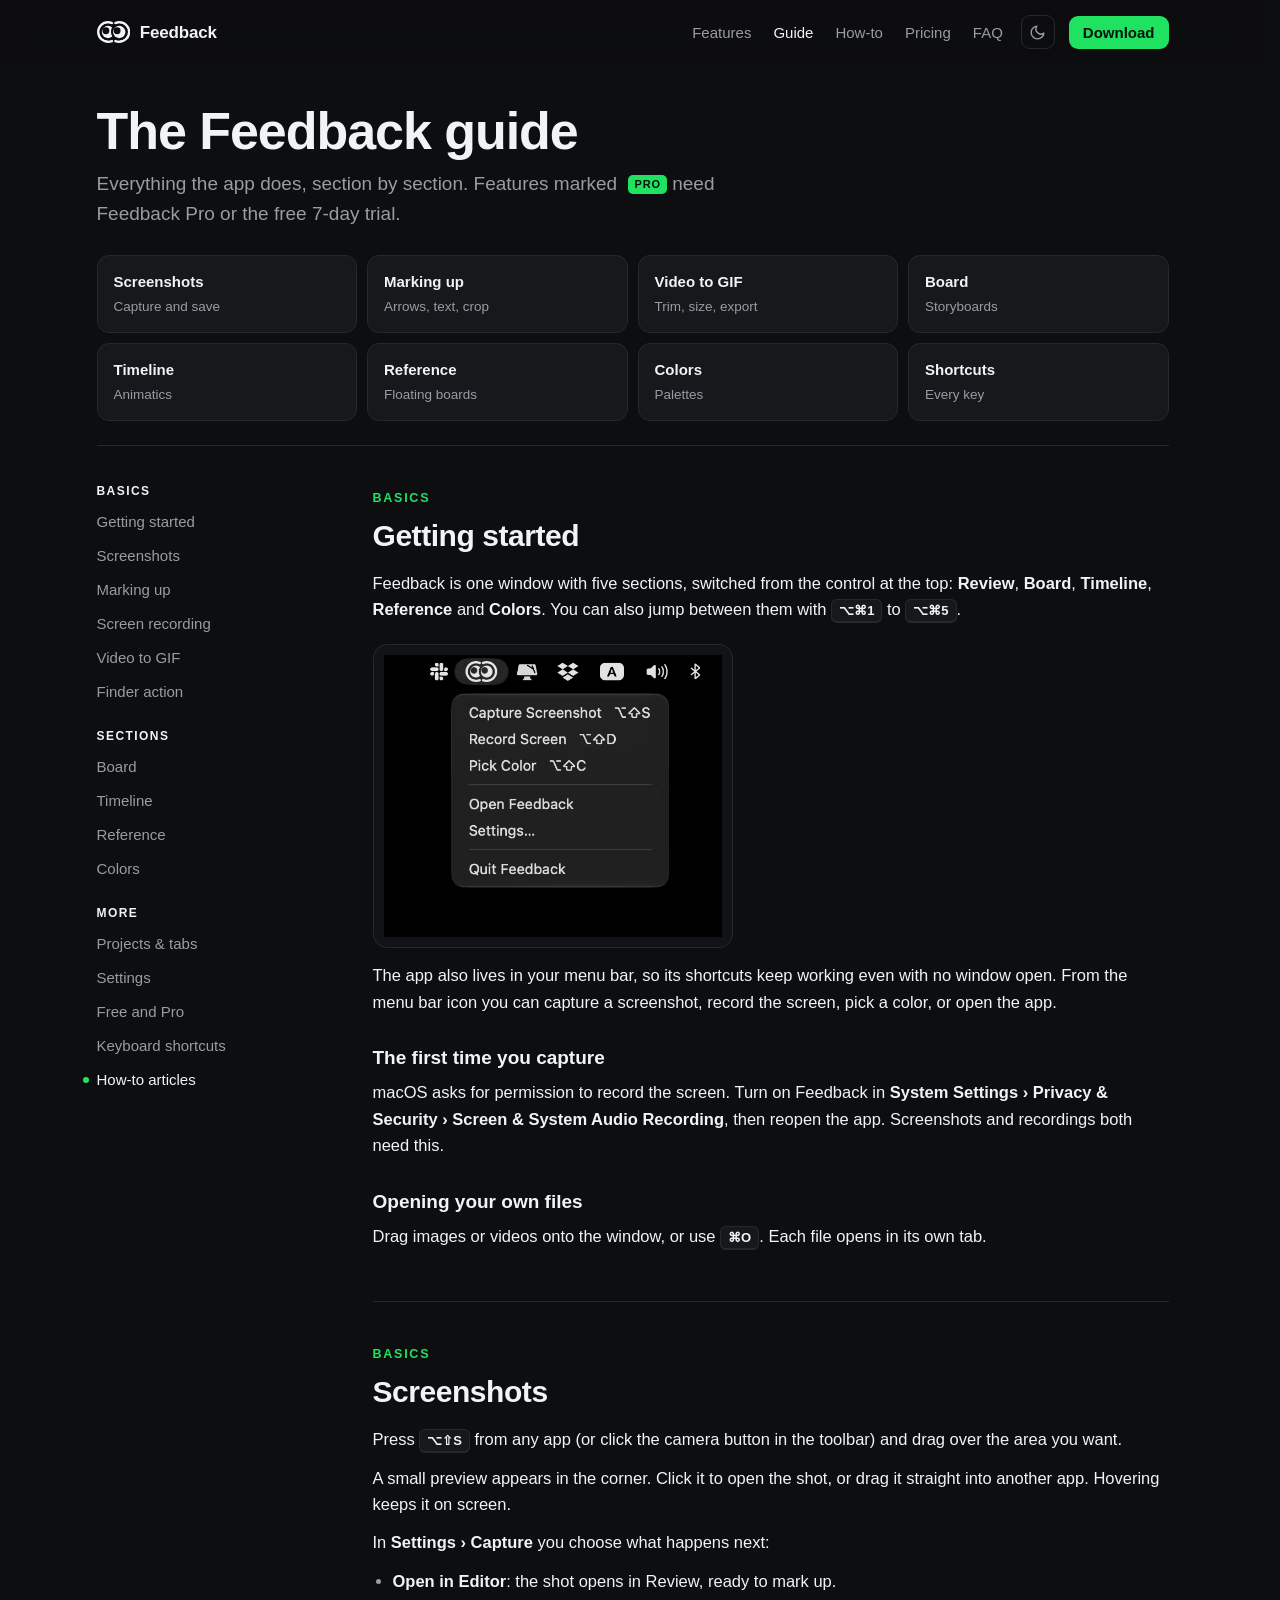
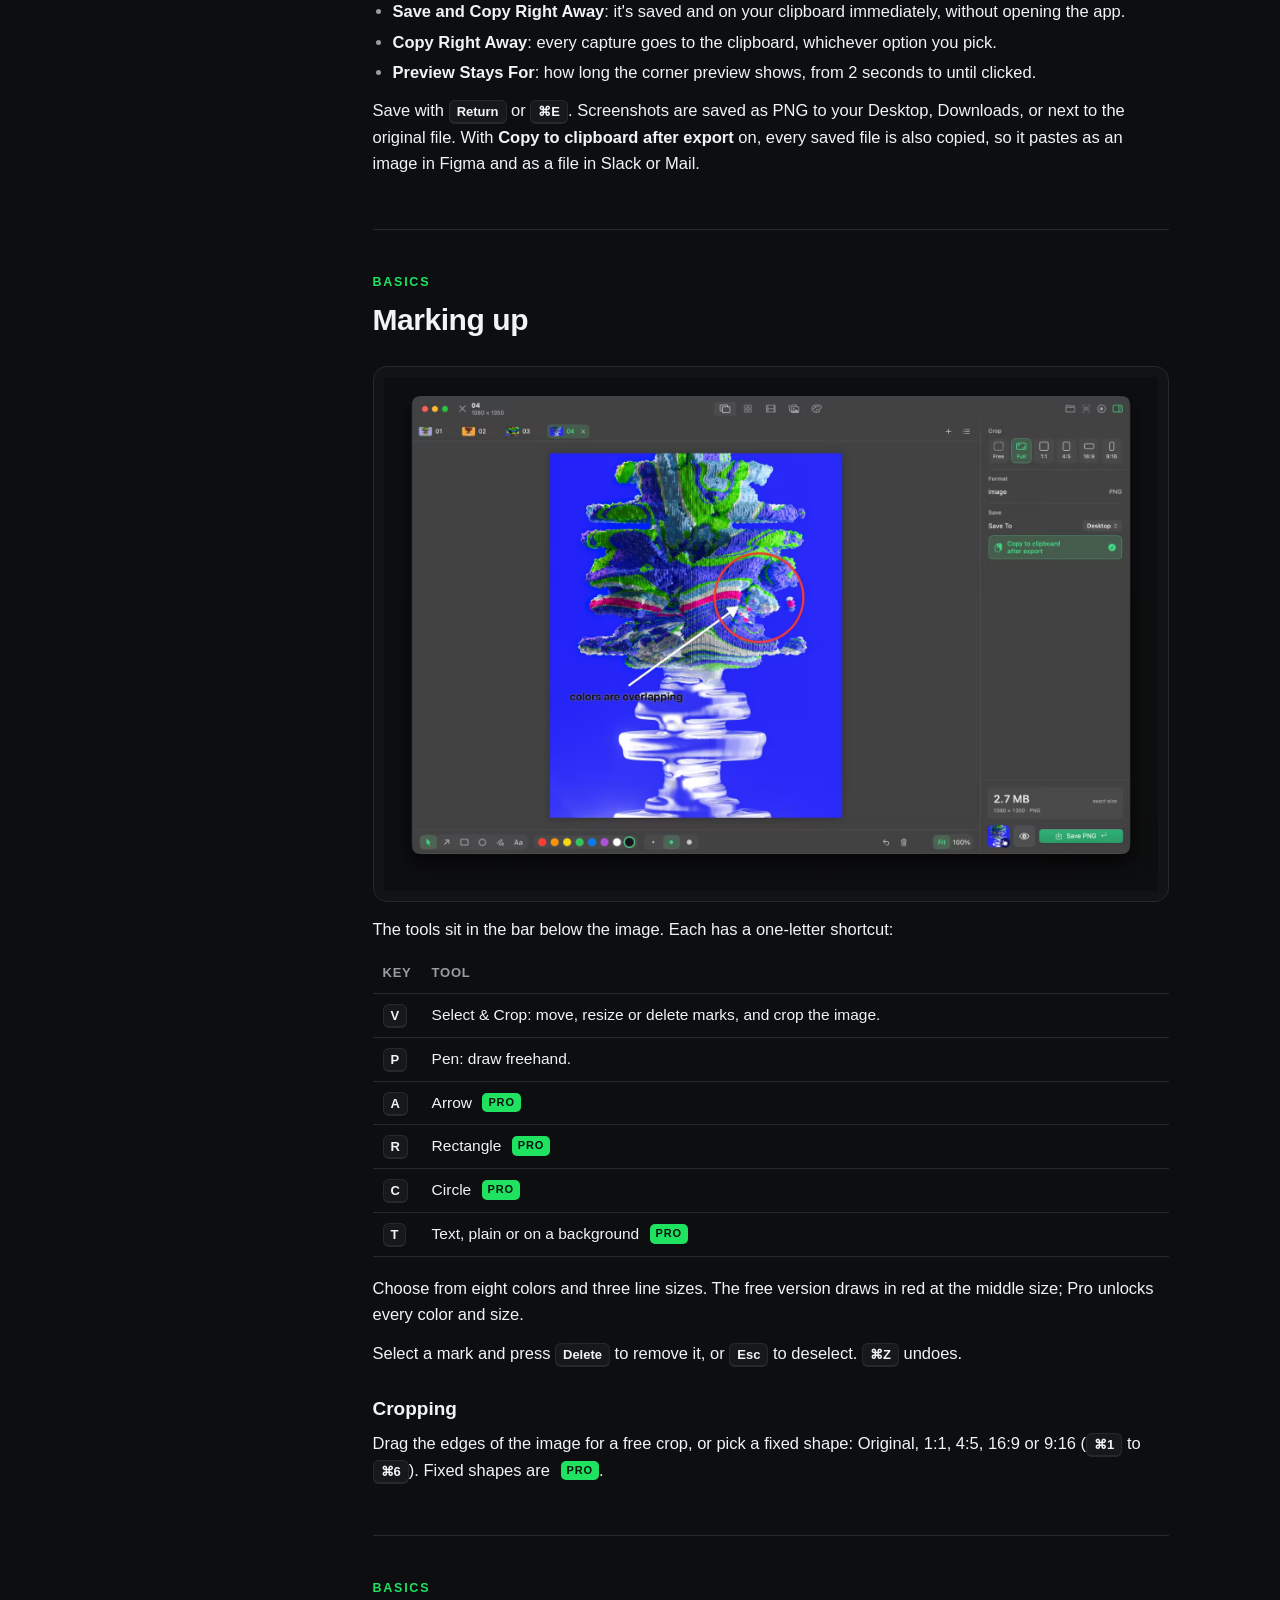
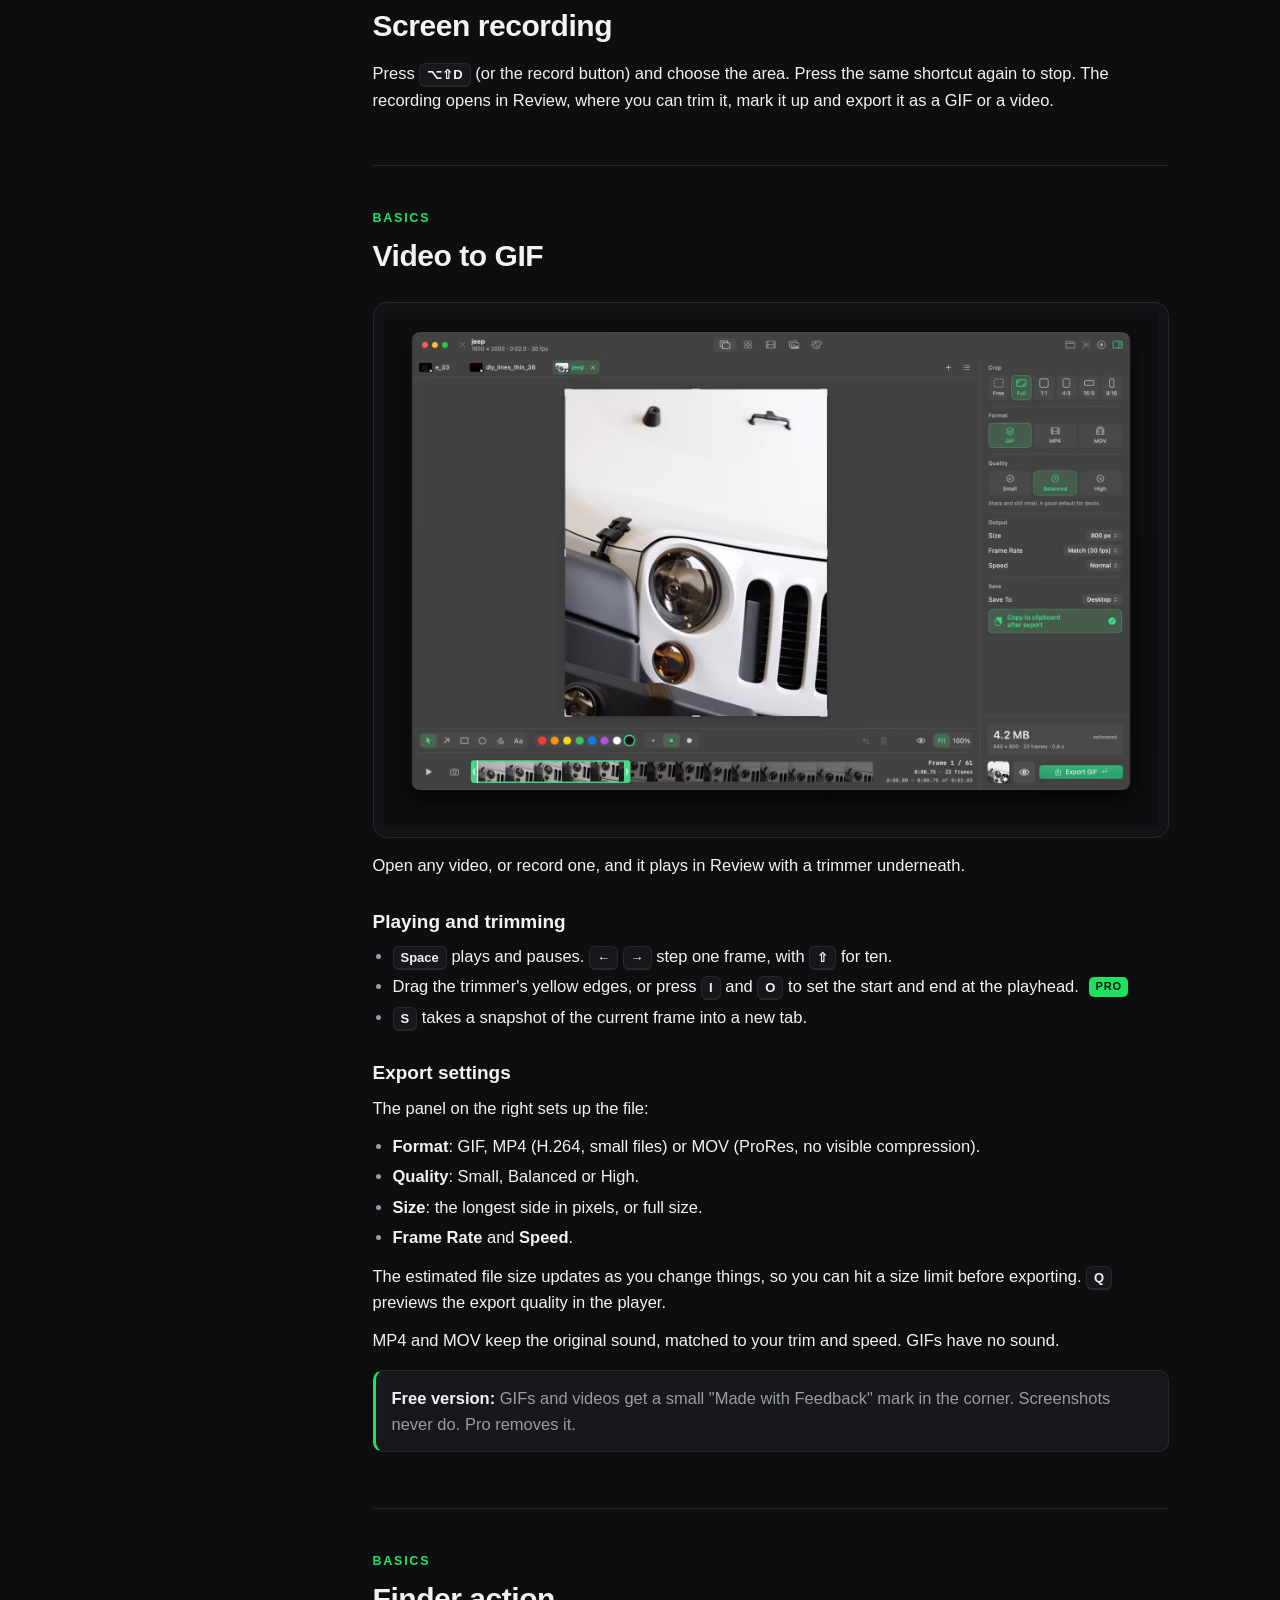
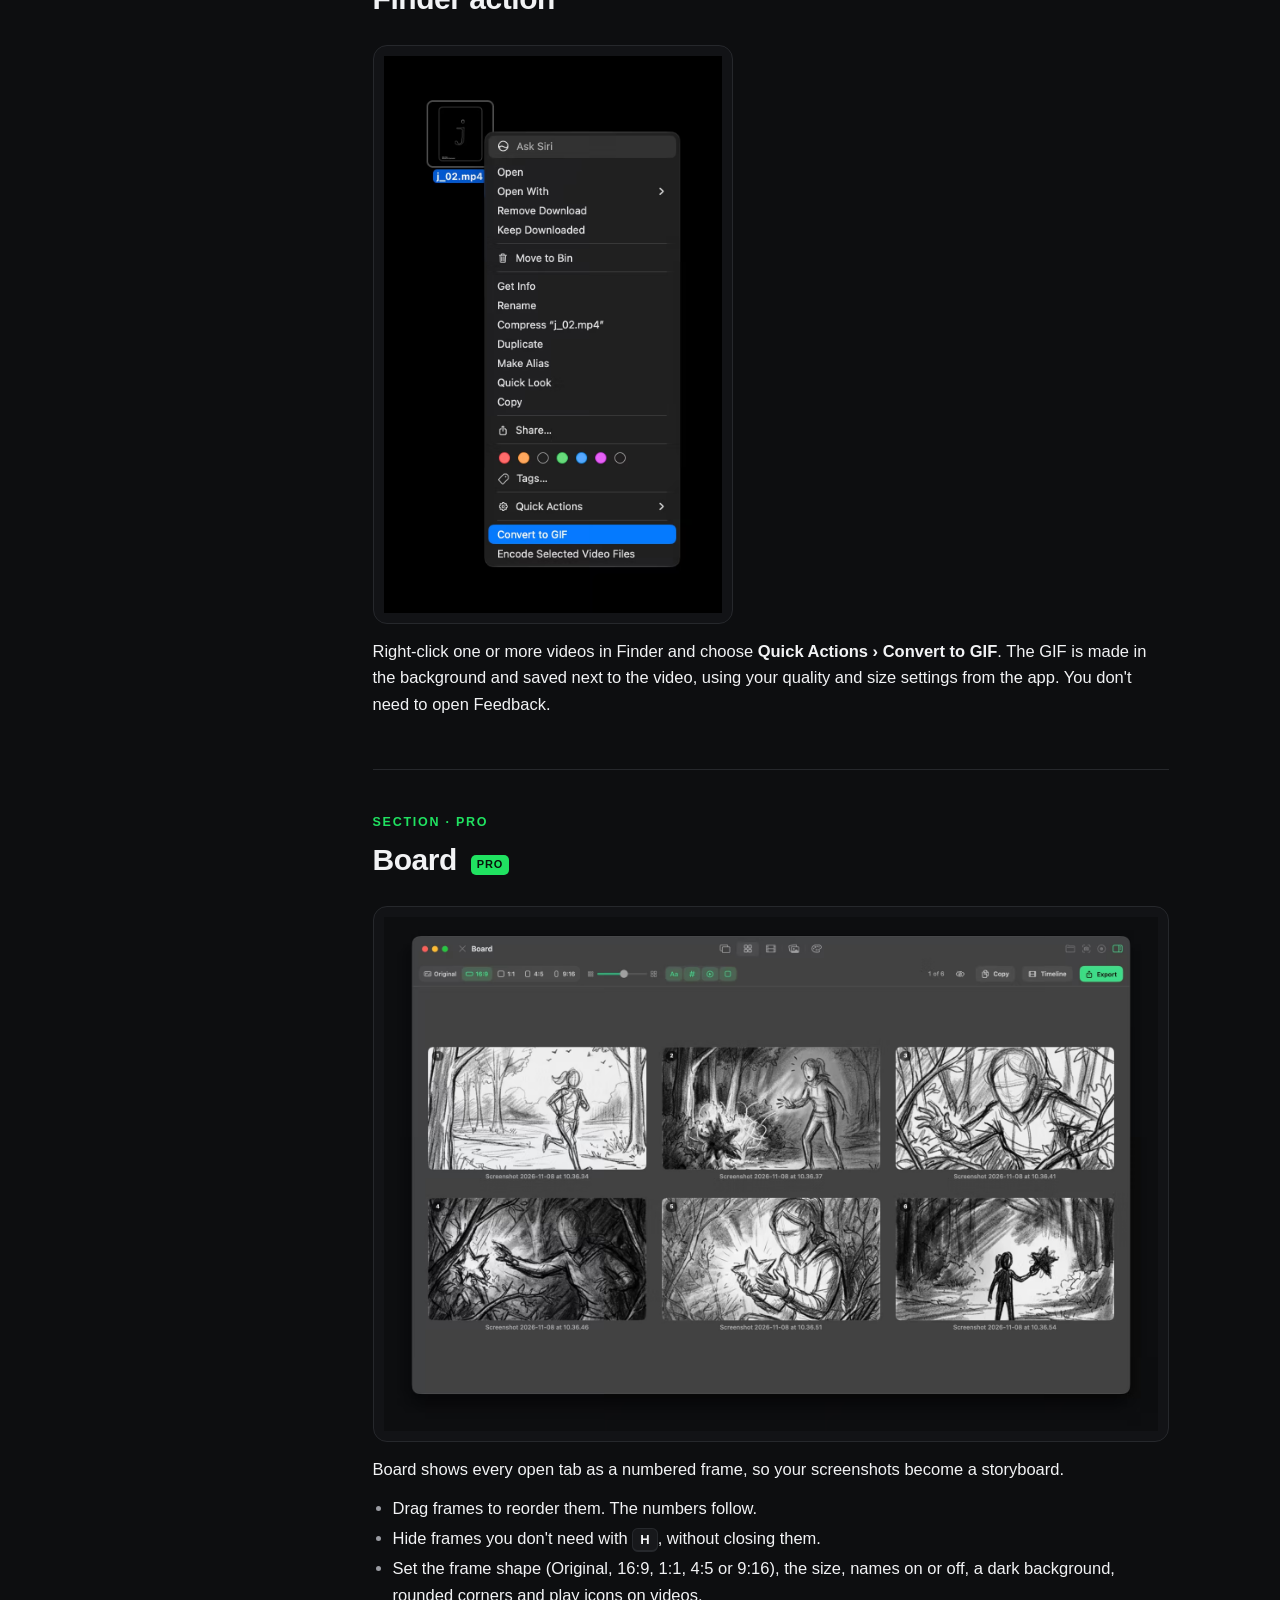
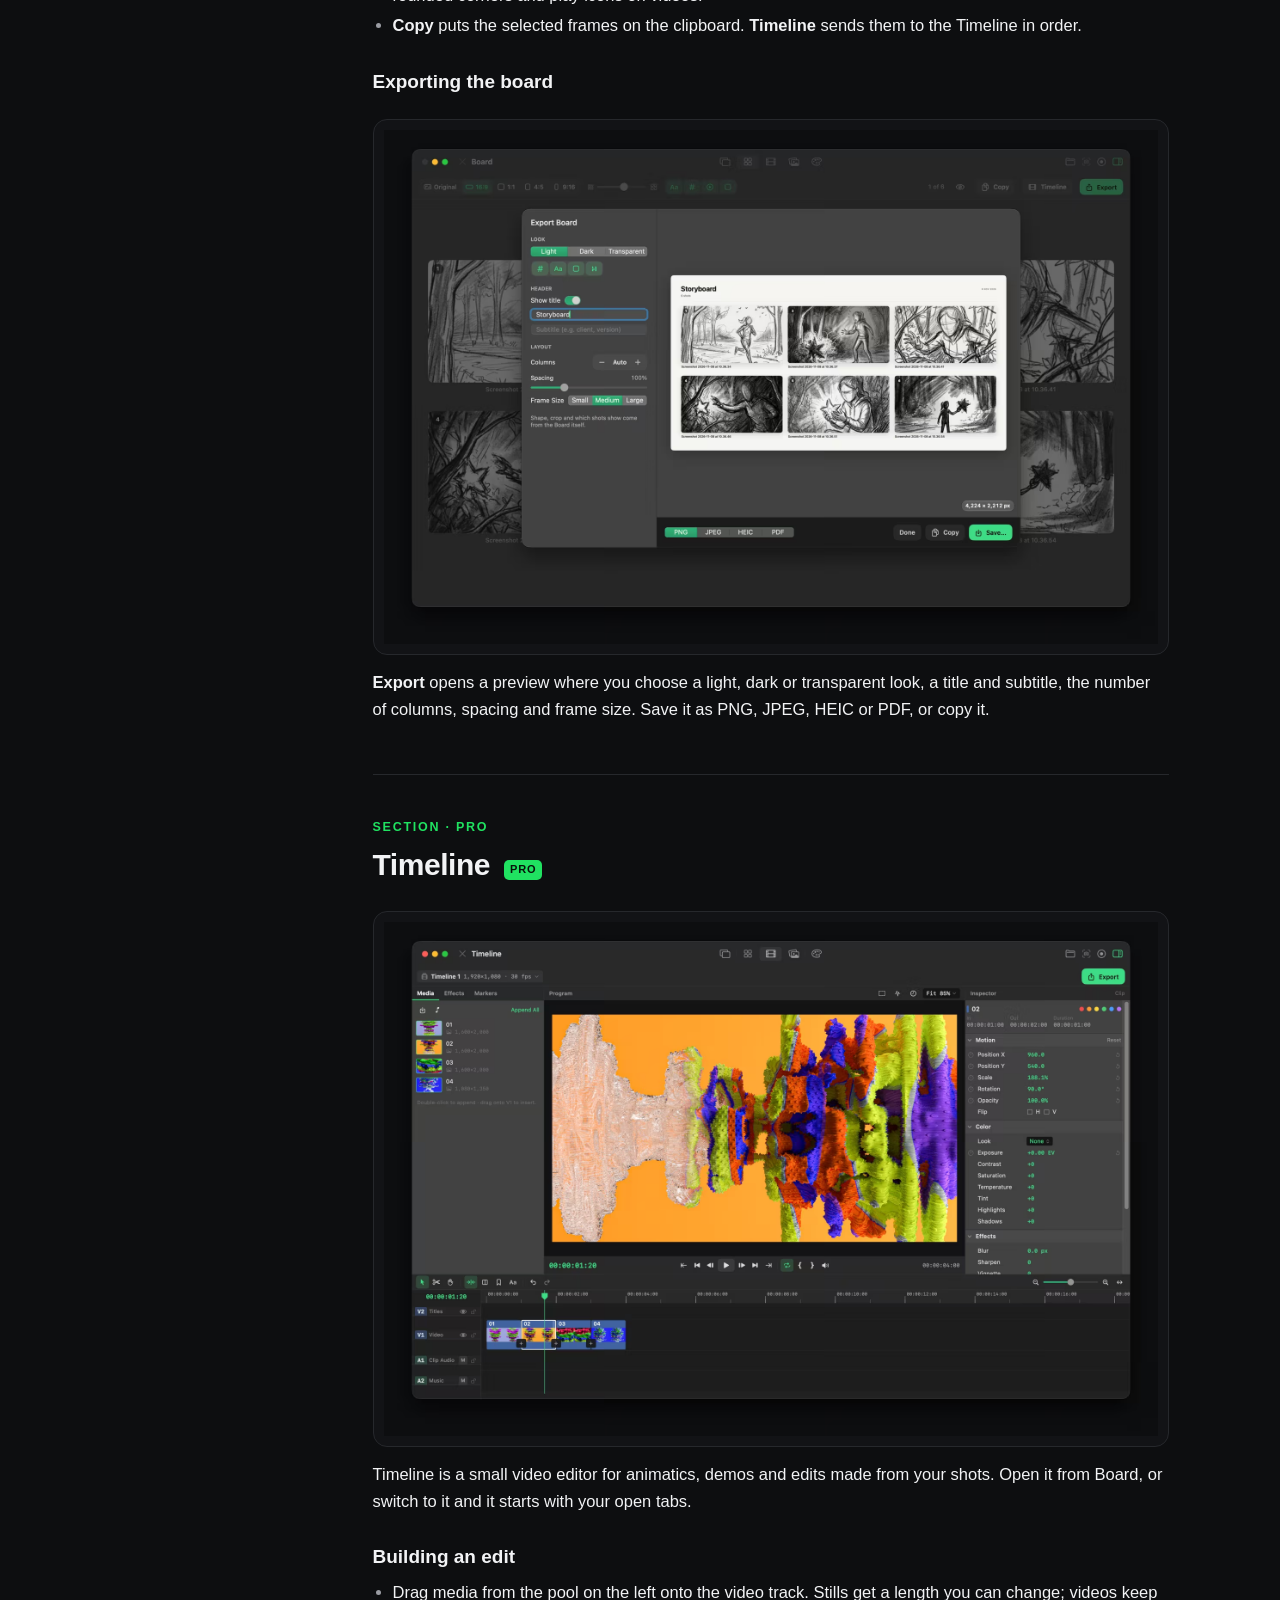
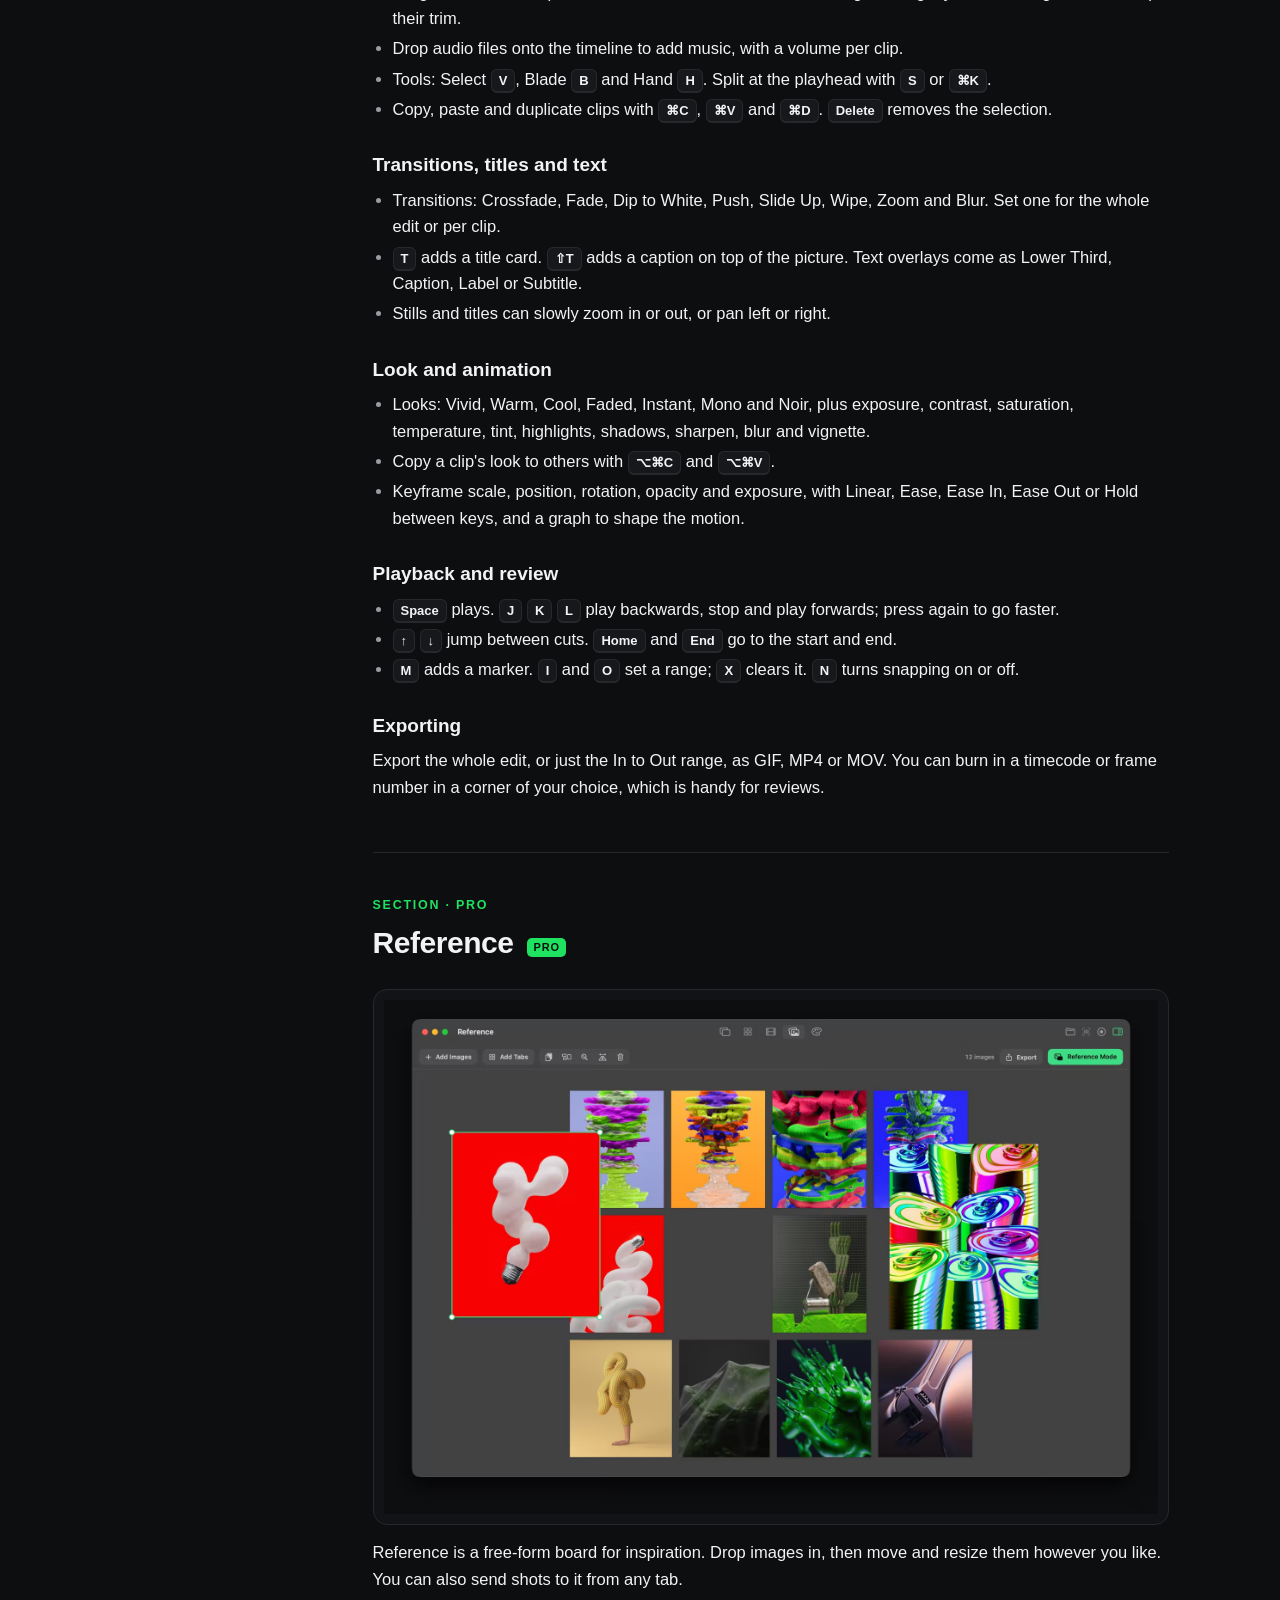
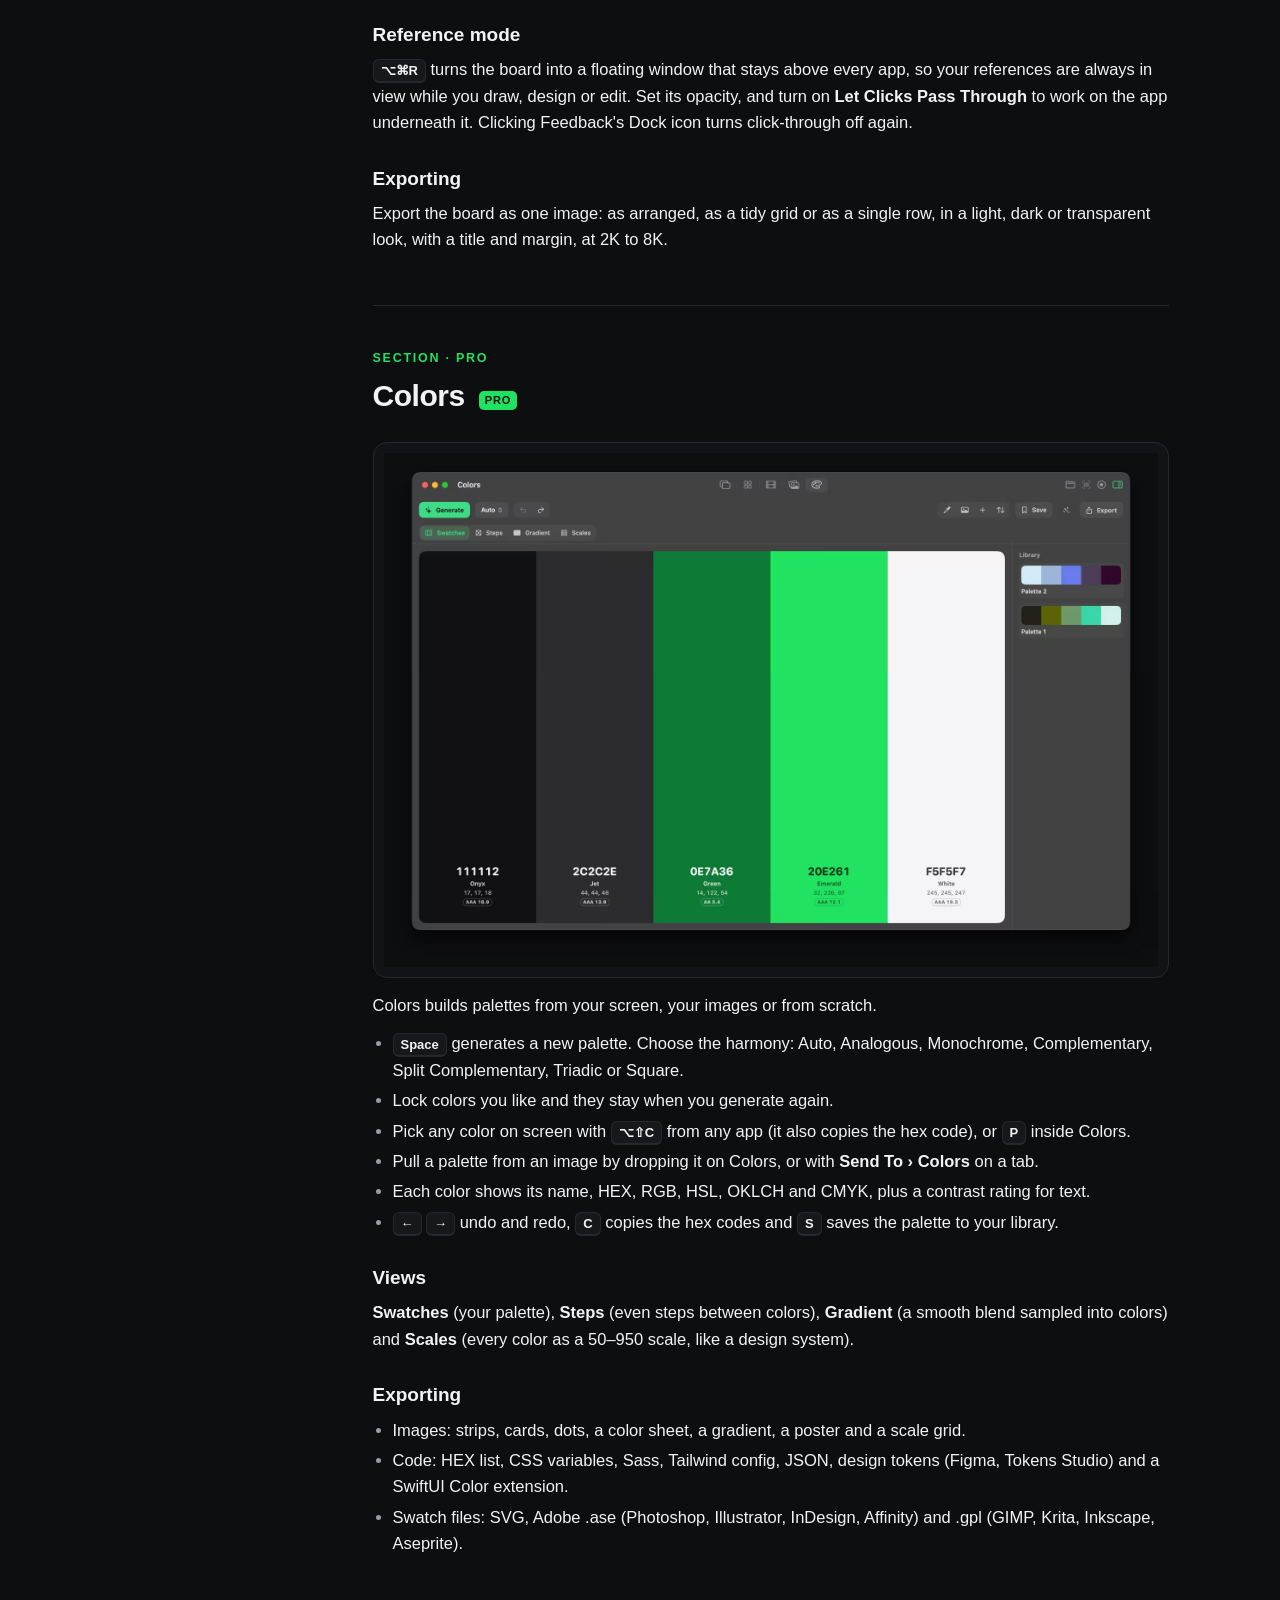
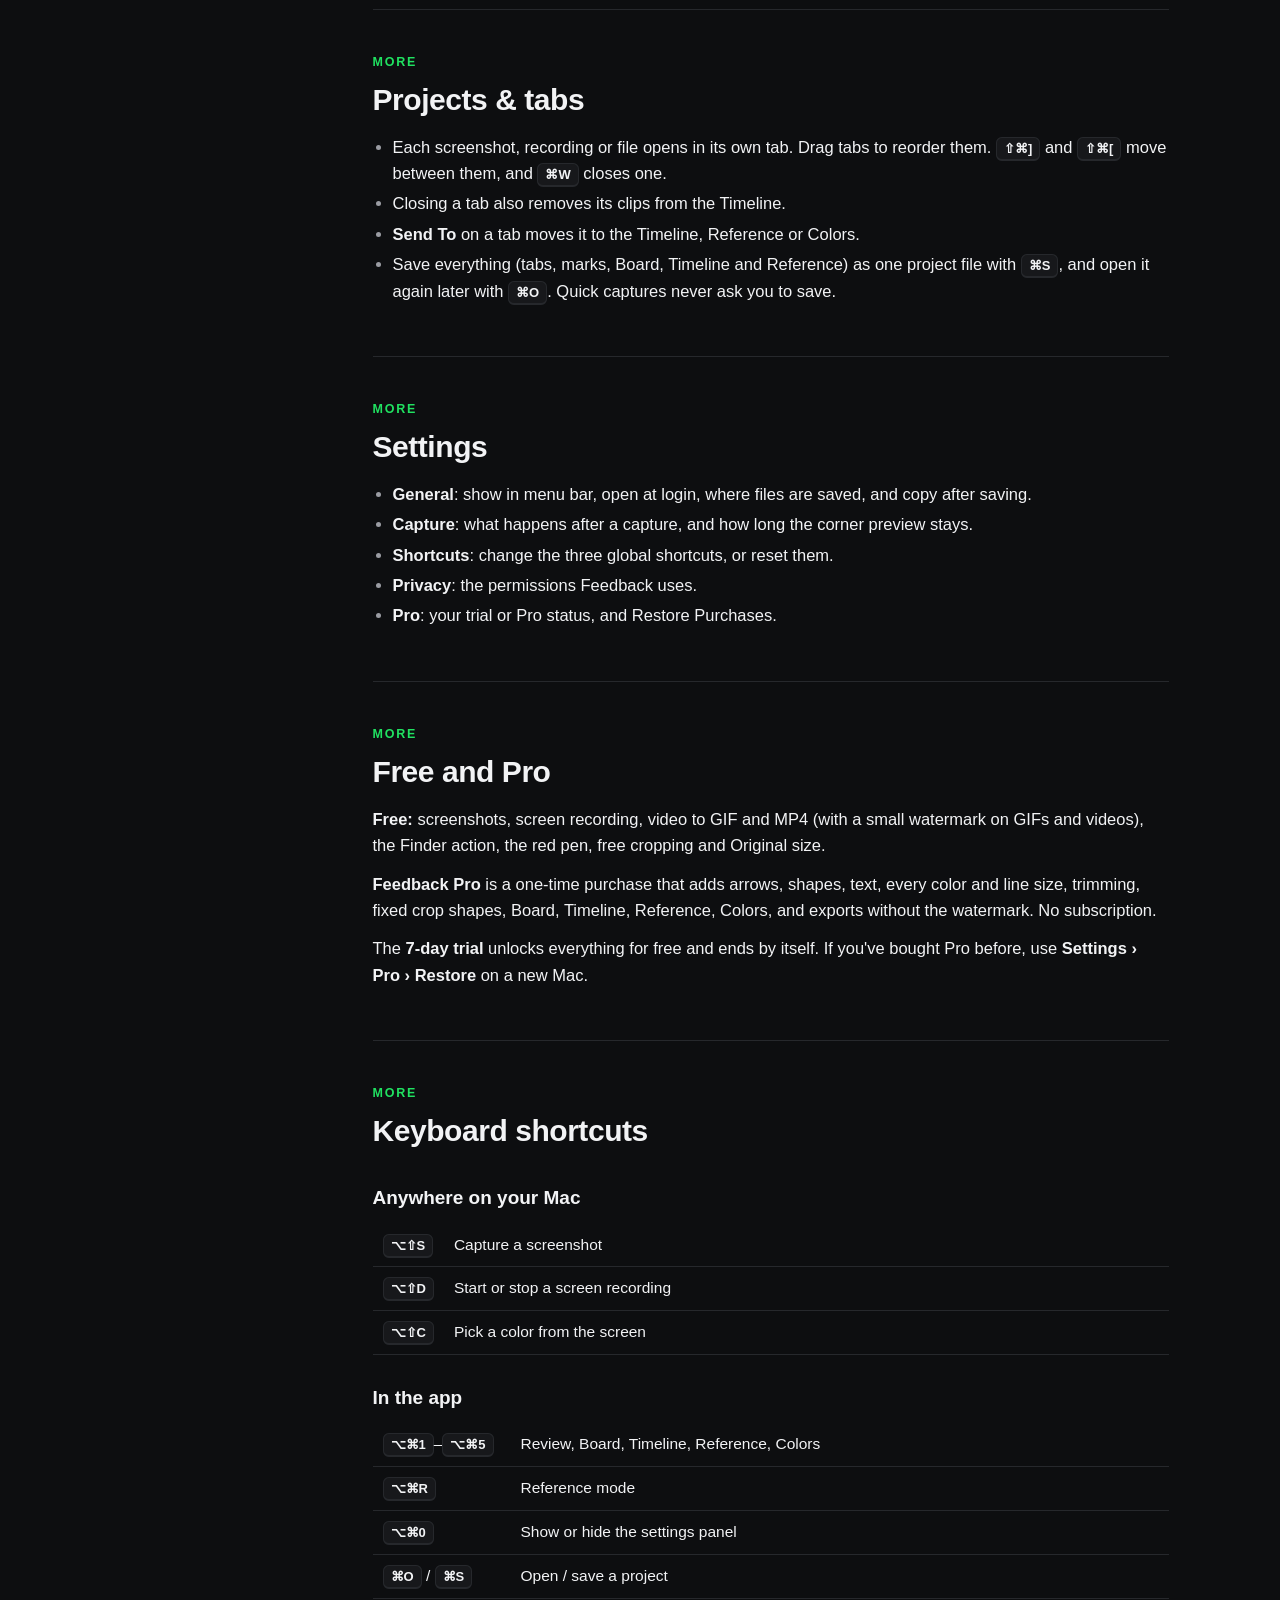
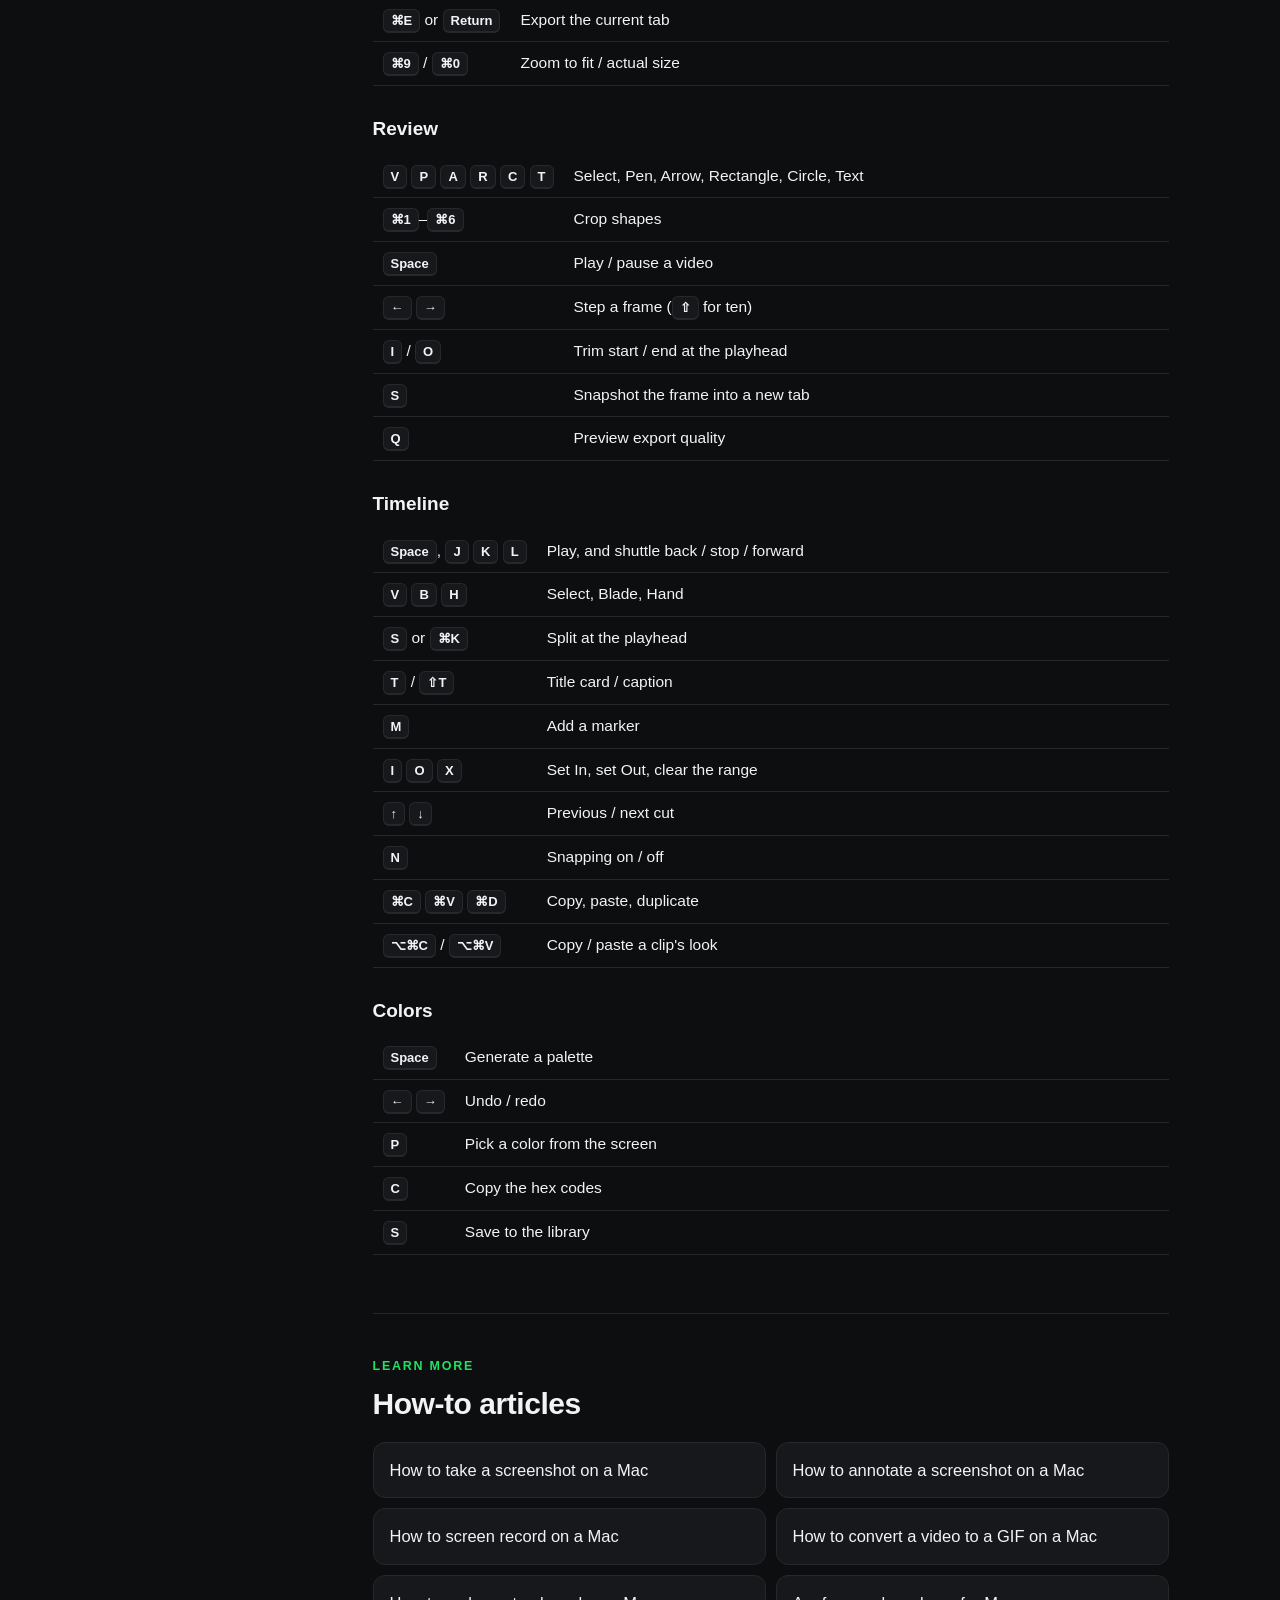
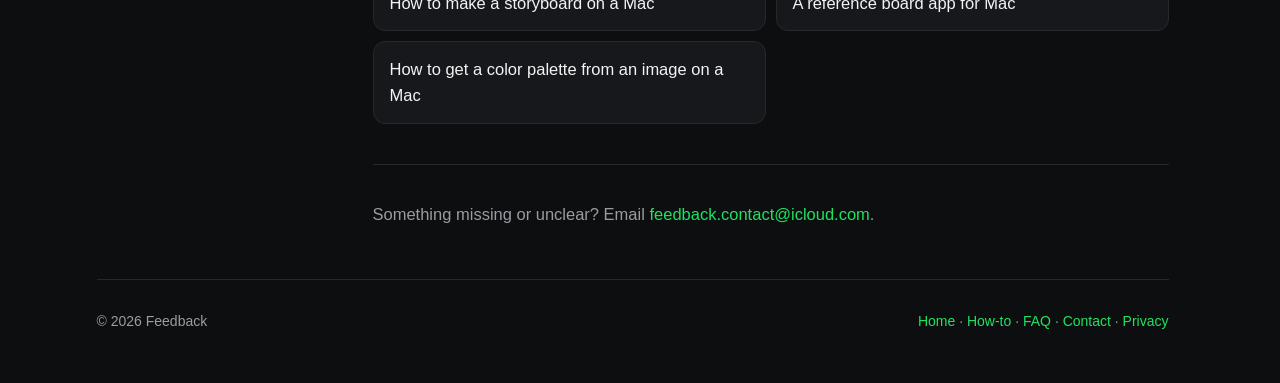
<file: guide.html>
<!doctype html>
<html lang="en">
<head>
<meta charset="utf-8">
<script>try{document.documentElement.dataset.theme=localStorage.getItem('theme')==='light'?'light':'dark'}catch(e){document.documentElement.dataset.theme='dark'}</script>
<link rel="stylesheet" href="/assets/theme.css?v=8">
<meta name="viewport" content="width=device-width, initial-scale=1">
<title>Feedback Guide – Screenshots, GIFs, Storyboards &amp; More on Mac</title>
<meta name="description" content="Everything Feedback for Mac can do: screenshots, markup, screen recording, GIFs, storyboards, the timeline, reference boards and colors.">
<link rel="canonical" href="https://feedbackformac.app/guide.html">
<meta name="theme-color" content="#0d0e10">
<link rel="icon" type="image/png" sizes="64x64" href="/images/favicon-mono-black-64.png" media="(prefers-color-scheme: light)">
<link rel="icon" type="image/png" sizes="64x64" href="/images/favicon-mono-white-64.png" media="(prefers-color-scheme: dark)">
<link rel="icon" type="image/svg+xml" href="/images/favicon.svg">
<link rel="apple-touch-icon" href="images/apple-touch-icon.png">
<meta property="og:type" content="article">
<meta property="og:site_name" content="Feedback for Mac">
<meta property="og:title" content="The Feedback guide: screenshots, GIFs, storyboards and more on Mac">
<meta property="og:description" content="Everything Feedback for Mac can do, section by section, with every tool, setting and keyboard shortcut.">
<meta property="og:url" content="https://feedbackformac.app/guide.html">
<meta property="og:image" content="https://feedbackformac.app/images/og-image.jpg">
<meta name="twitter:card" content="summary_large_image">
<script type="application/ld+json">
{
  "@context": "https://schema.org",
  "@type": "TechArticle",
  "headline": "The Feedback guide",
  "description": "How to use Feedback for Mac: screenshots, markup, screen recording, video to GIF, the Finder action, Board, Timeline, Reference, Colors and keyboard shortcuts.",
  "url": "https://feedbackformac.app/guide.html",
  "image": "https://feedbackformac.app/images/og-image.jpg",
  "author": { "@type": "Person", "name": "Ali Sahba" },
  "about": { "@type": "SoftwareApplication", "name": "Feedback", "operatingSystem": "macOS", "applicationCategory": "DesignApplication" }
}
</script>
<style>
  :root {
    --bg: #0d0e10;
    --panel: #17181b;
    --line: #26282c;
    --text: #f2f3f5;
    --muted: #9a9ca3;
    --green: #20e261;
  }
  * { box-sizing: border-box; }
  html { scroll-behavior: smooth; scroll-padding-top: 84px; }
  body {
    margin: 0;
    background: var(--bg);
    color: var(--text);
    font: 16.5px/1.6 -apple-system, BlinkMacSystemFont, "SF Pro Text", "Helvetica Neue", Arial, sans-serif;
    -webkit-font-smoothing: antialiased;
  }
  a { color: var(--green); text-decoration: none; }
  a:hover { text-decoration: underline; }
  .wrap { max-width: 1120px; margin: 0 auto; padding: 0 24px; }

  .top { position: sticky; top: 0; z-index: 10; background: rgba(13, 14, 16, .78); backdrop-filter: saturate(160%) blur(14px); -webkit-backdrop-filter: saturate(160%) blur(14px); }
  .top .in { max-width: 1120px; margin: 0 auto; padding: 0 24px; display: flex; justify-content: space-between; align-items: center; height: 64px; }
  .brand { display: flex; align-items: center; gap: 10px; color: var(--text); font-weight: 650; }
  .brand:hover { text-decoration: none; }
  .top nav a { color: var(--muted); margin-left: 22px; font-size: 15px; }
  .top nav a:hover, .top nav a.current { color: var(--text); text-decoration: none; }
  .top nav .cta { color: #06130a; background: var(--green); padding: 7px 14px; border-radius: 9px; font-weight: 600; }

  .intro { padding: 40px 0 24px; border-bottom: 1px solid var(--line); }
  .intro h1 { font-size: clamp(36px, 6vw, 52px); letter-spacing: -.02em; line-height: 1.05; margin: 0 0 10px; }
  .intro p { color: var(--muted); font-size: 19px; margin: 0; max-width: 680px; }

  .layout { display: grid; grid-template-columns: 220px 1fr; gap: 56px; padding-top: 36px; }
  aside { position: sticky; top: 88px; align-self: start; font-size: 15px; }
  aside a { display: block; color: var(--muted); padding: 5px 0; }
  aside a:hover { color: var(--text); text-decoration: none; }
  aside .group { color: var(--text); font-weight: 600; font-size: 12px; letter-spacing: .12em; text-transform: uppercase; margin: 18px 0 4px; }
  aside .group:first-child { margin-top: 0; }

  article section { padding: 6px 0 40px; border-bottom: 1px solid var(--line); margin-bottom: 36px; }
  article section:last-child { border-bottom: 0; }
  .tag { color: var(--green); font-size: 12.5px; font-weight: 600; letter-spacing: .14em; text-transform: uppercase; }
  h2 { font-size: 30px; letter-spacing: -.015em; margin: 4px 0 10px; }
  h3 { font-size: 19px; margin: 28px 0 6px; }
  p { margin: 0 0 12px; }
  .muted { color: var(--muted); }
  ul { margin: 0 0 12px; padding-left: 20px; }
  li { margin: 4px 0; }
  li::marker { color: var(--muted); }
  figure { margin: 22px 0 14px; background: #121316; border: 1px solid var(--line); border-radius: 14px; padding: 10px; }
  figure img { width: 100%; height: auto; display: block; }
  figure.tall { max-width: 360px; }
  aside a.active { color: var(--text); }
  aside a.active::before { content: ""; display: inline-block; width: 6px; height: 6px; border-radius: 50%; background: var(--green); margin: 0 8px 2px -14px; }
  .cards { display: grid; grid-template-columns: repeat(4, 1fr); gap: 10px; margin: 26px 0 0; }
  .cards a { background: var(--panel); border: 1px solid var(--line); border-radius: 12px; padding: 14px 16px; color: var(--text); font-weight: 600; font-size: 15px; }
  .cards a span { display: block; color: var(--muted); font-weight: 400; font-size: 13.5px; margin-top: 2px; }
  .cards a:hover { border-color: rgba(32, 226, 97, .5); text-decoration: none; }
  .howto { display: grid; grid-template-columns: 1fr 1fr; gap: 10px; margin-top: 14px; }
  .howto a { background: var(--panel); border: 1px solid var(--line); border-radius: 12px; padding: 14px 16px; color: var(--text); }
  .howto a:hover { border-color: rgba(32, 226, 97, .5); text-decoration: none; }
  .pro { display: inline-block; font-size: 11px; font-weight: 700; letter-spacing: .08em; color: #07130b; background: var(--green); border-radius: 5px; padding: 1px 6px; margin-left: 6px; vertical-align: 2px; }
  kbd {
    font: 600 13px/1 -apple-system, BlinkMacSystemFont, sans-serif;
    background: var(--panel); border: 1px solid var(--line); border-bottom-width: 2px;
    border-radius: 6px; padding: 3px 7px; white-space: nowrap;
  }
  .note { background: var(--panel); border: 1px solid var(--line); border-left: 3px solid var(--green); border-radius: 10px; padding: 14px 16px; margin: 16px 0; color: var(--muted); }
  .note strong { color: var(--text); }
  table { width: 100%; border-collapse: collapse; margin: 10px 0 18px; font-size: 15.5px; }
  th, td { text-align: left; padding: 9px 10px; border-bottom: 1px solid var(--line); vertical-align: top; }
  th { color: var(--muted); font-weight: 600; font-size: 13px; letter-spacing: .06em; text-transform: uppercase; }
  td:first-child { white-space: nowrap; width: 1%; }

  footer { margin-top: 40px; padding: 30px 0 50px; border-top: 1px solid var(--line); color: var(--muted); font-size: 14px; display: flex; justify-content: space-between; flex-wrap: wrap; gap: 10px; }

  @media (max-width: 860px) {
    .layout { grid-template-columns: 1fr; gap: 10px; }
    .cards { grid-template-columns: 1fr 1fr; }
    .howto { grid-template-columns: 1fr; }
    aside { position: static; display: flex; flex-wrap: wrap; gap: 4px 16px; padding-bottom: 20px; border-bottom: 1px solid var(--line); }
    aside .group { display: none; }
    .top nav a:not(.cta) { display: none; }
    td:first-child { white-space: normal; }
  }
</style>
</head>
<body>
<header class="top">
  <div class="in">
    <a class="brand" href="/"><svg class="mark" viewBox="16 184 994 656" aria-hidden="true"><mask id="fbmark" maskUnits="userSpaceOnUse" x="0" y="0" width="1024" height="1024"><path d="M563.45,244.32c35.75-15.12,75.06-23.49,116.33-23.49,165.05,0,292.54,127,292.54,292.05s-132.92,289.17-297.97,289.17c-56.64,0-95.07-14.69-108.24-20.04" fill="none" stroke="#fff" stroke-width="73" stroke-linecap="round"/><path d="M459.34,782.02c-13.17,5.34-51.6,20.04-108.24,20.04-165.05,0-297.97-124.11-297.97-289.17,0-165.05,127.48-292.05,292.54-292.05,41.26,0,80.57,8.36,116.33,23.49" fill="none" stroke="#fff" stroke-width="73" stroke-linecap="round"/><circle cx="344.84" cy="511.98" r="248.23"/><circle cx="344.84" cy="511.98" r="184.41" fill="#fff"/><circle cx="679.77" cy="511.98" r="248.23"/><circle cx="679.77" cy="511.98" r="184.41" fill="#fff"/><circle cx="281.6" cy="476.04" r="102.26"/><circle cx="616.54" cy="476.04" r="102.26"/></mask><rect x="0" y="0" width="1024" height="1024" fill="currentColor" mask="url(#fbmark)"/></svg>Feedback</a>
    <nav aria-label="Main">
      <a href="/#features">Features</a>
      <a href="/guide.html" class="current">Guide</a>
      <a href="/how-to/">How-to</a>
      <a href="/#pricing">Pricing</a>
      <a href="/#faq">FAQ</a>
      <button type="button" class="theme-toggle" aria-label="Switch to light mode" title="Switch to light mode"><svg class="moon" viewBox="0 0 24 24" fill="none" stroke="currentColor" stroke-width="2" stroke-linecap="round" stroke-linejoin="round" aria-hidden="true"><path d="M21 12.8A9 9 0 1 1 11.2 3a7 7 0 0 0 9.8 9.8z"/></svg><svg class="sun" viewBox="0 0 24 24" fill="none" stroke="currentColor" stroke-width="2" stroke-linecap="round" aria-hidden="true"><circle cx="12" cy="12" r="4.5"/><path d="M12 2v2M12 20v2M4.9 4.9l1.4 1.4M17.7 17.7l1.4 1.4M2 12h2M20 12h2M4.9 19.1l1.4-1.4M17.7 6.3l1.4-1.4"/></svg></button>
      <a class="cta" href="https://apps.apple.com/app/id6832037599">Download</a>
      <button type="button" class="menu-btn" aria-label="Open menu"><svg viewBox="0 0 24 24" fill="none" stroke="currentColor" stroke-width="2" stroke-linecap="round" aria-hidden="true"><path d="M4 7h16M4 12h16M4 17h16"/></svg></button>
    </nav>
  </div>
</header>
<div class="wrap">


  <div class="intro">
    <h1>The Feedback guide</h1>
    <p>Everything the app does, section by section. Features marked <span class="pro">PRO</span> need Feedback Pro or the free 7-day trial.</p>
    <div class="cards">
      <a href="#capture">Screenshots<span>Capture and save</span></a>
      <a href="#markup">Marking up<span>Arrows, text, crop</span></a>
      <a href="#gif">Video to GIF<span>Trim, size, export</span></a>
      <a href="#board">Board<span>Storyboards</span></a>
      <a href="#timeline">Timeline<span>Animatics</span></a>
      <a href="#reference">Reference<span>Floating boards</span></a>
      <a href="#colors">Colors<span>Palettes</span></a>
      <a href="#shortcuts">Shortcuts<span>Every key</span></a>
    </div>
  </div>

  <div class="layout">
    <aside>
      <div class="group">Basics</div>
      <a href="#start">Getting started</a>
      <a href="#capture">Screenshots</a>
      <a href="#markup">Marking up</a>
      <a href="#recording">Screen recording</a>
      <a href="#gif">Video to GIF</a>
      <a href="#finder">Finder action</a>
      <div class="group">Sections</div>
      <a href="#board">Board</a>
      <a href="#timeline">Timeline</a>
      <a href="#reference">Reference</a>
      <a href="#colors">Colors</a>
      <div class="group">More</div>
      <a href="#projects">Projects &amp; tabs</a>
      <a href="#settings">Settings</a>
      <a href="#pro">Free and Pro</a>
      <a href="#shortcuts">Keyboard shortcuts</a>
      <a href="#howto">How-to articles</a>
    </aside>

    <article>

      <section id="start">
        <div class="tag">Basics</div>
        <h2>Getting started</h2>
        <p>Feedback is one window with five sections, switched from the control at the top: <strong>Review</strong>, <strong>Board</strong>, <strong>Timeline</strong>, <strong>Reference</strong> and <strong>Colors</strong>. You can also jump between them with <kbd>⌥⌘1</kbd> to <kbd>⌥⌘5</kbd>.</p>
        <figure class="tall"><picture><source srcset="images/menubar.avif" type="image/avif"><img src="images/menubar.jpg" width="614" height="512" loading="lazy" alt="Feedback's menu bar menu with its shortcuts"></picture></figure>
        <p>The app also lives in your menu bar, so its shortcuts keep working even with no window open. From the menu bar icon you can capture a screenshot, record the screen, pick a color, or open the app.</p>
        <h3>The first time you capture</h3>
        <p>macOS asks for permission to record the screen. Turn on Feedback in <strong>System Settings › Privacy &amp; Security › Screen &amp; System Audio Recording</strong>, then reopen the app. Screenshots and recordings both need this.</p>
        <h3>Opening your own files</h3>
        <p>Drag images or videos onto the window, or use <kbd>⌘O</kbd>. Each file opens in its own tab.</p>
      </section>

      <section id="capture">
        <div class="tag">Basics</div>
        <h2>Screenshots</h2>
        <p>Press <kbd>⌥⇧S</kbd> from any app (or click the camera button in the toolbar) and drag over the area you want.</p>
        <p>A small preview appears in the corner. Click it to open the shot, or drag it straight into another app. Hovering keeps it on screen.</p>
        <p>In <strong>Settings › Capture</strong> you choose what happens next:</p>
        <ul>
          <li><strong>Open in Editor</strong>: the shot opens in Review, ready to mark up.</li>
          <li><strong>Save and Copy Right Away</strong>: it's saved and on your clipboard immediately, without opening the app.</li>
          <li><strong>Copy Right Away</strong>: every capture goes to the clipboard, whichever option you pick.</li>
          <li><strong>Preview Stays For</strong>: how long the corner preview shows, from 2 seconds to until clicked.</li>
        </ul>
        <p>Save with <kbd>Return</kbd> or <kbd>⌘E</kbd>. Screenshots are saved as PNG to your Desktop, Downloads, or next to the original file. With <strong>Copy to clipboard after export</strong> on, every saved file is also copied, so it pastes as an image in Figma and as a file in Slack or Mail.</p>
      </section>

      <section id="markup">
        <div class="tag">Basics</div>
        <h2>Marking up</h2>
        <figure><picture><source srcset="images/shot-1.avif" type="image/avif"><img src="images/shot-1.jpg" width="1800" height="1196" loading="lazy" alt="A screenshot with a circle, an arrow and a note"></picture></figure>
        <p>The tools sit in the bar below the image. Each has a one-letter shortcut:</p>
        <table>
          <tr><th>Key</th><th>Tool</th></tr>
          <tr><td><kbd>V</kbd></td><td>Select &amp; Crop: move, resize or delete marks, and crop the image.</td></tr>
          <tr><td><kbd>P</kbd></td><td>Pen: draw freehand.</td></tr>
          <tr><td><kbd>A</kbd></td><td>Arrow <span class="pro">PRO</span></td></tr>
          <tr><td><kbd>R</kbd></td><td>Rectangle <span class="pro">PRO</span></td></tr>
          <tr><td><kbd>C</kbd></td><td>Circle <span class="pro">PRO</span></td></tr>
          <tr><td><kbd>T</kbd></td><td>Text, plain or on a background <span class="pro">PRO</span></td></tr>
        </table>
        <p>Choose from eight colors and three line sizes. The free version draws in red at the middle size; Pro unlocks every color and size.</p>
        <p>Select a mark and press <kbd>Delete</kbd> to remove it, or <kbd>Esc</kbd> to deselect. <kbd>⌘Z</kbd> undoes.</p>
        <h3>Cropping</h3>
        <p>Drag the edges of the image for a free crop, or pick a fixed shape: Original, 1:1, 4:5, 16:9 or 9:16 (<kbd>⌘1</kbd> to <kbd>⌘6</kbd>). Fixed shapes are <span class="pro">PRO</span>.</p>
      </section>

      <section id="recording">
        <div class="tag">Basics</div>
        <h2>Screen recording</h2>
        <p>Press <kbd>⌥⇧D</kbd> (or the record button) and choose the area. Press the same shortcut again to stop. The recording opens in Review, where you can trim it, mark it up and export it as a GIF or a video.</p>
      </section>

      <section id="gif">
        <div class="tag">Basics</div>
        <h2>Video to GIF</h2>
        <figure><picture><source srcset="images/shot-2.avif" type="image/avif"><img src="images/shot-2.jpg" width="1800" height="1196" loading="lazy" alt="A video in Review with the export settings"></picture></figure>
        <p>Open any video, or record one, and it plays in Review with a trimmer underneath.</p>
        <h3>Playing and trimming</h3>
        <ul>
          <li><kbd>Space</kbd> plays and pauses. <kbd>←</kbd> <kbd>→</kbd> step one frame, with <kbd>⇧</kbd> for ten.</li>
          <li>Drag the trimmer's yellow edges, or press <kbd>I</kbd> and <kbd>O</kbd> to set the start and end at the playhead. <span class="pro">PRO</span></li>
          <li><kbd>S</kbd> takes a snapshot of the current frame into a new tab.</li>
        </ul>
        <h3>Export settings</h3>
        <p>The panel on the right sets up the file:</p>
        <ul>
          <li><strong>Format</strong>: GIF, MP4 (H.264, small files) or MOV (ProRes, no visible compression).</li>
          <li><strong>Quality</strong>: Small, Balanced or High.</li>
          <li><strong>Size</strong>: the longest side in pixels, or full size.</li>
          <li><strong>Frame Rate</strong> and <strong>Speed</strong>.</li>
        </ul>
        <p>The estimated file size updates as you change things, so you can hit a size limit before exporting. <kbd>Q</kbd> previews the export quality in the player.</p>
        <p>MP4 and MOV keep the original sound, matched to your trim and speed. GIFs have no sound.</p>
        <div class="note"><strong>Free version:</strong> GIFs and videos get a small "Made with Feedback" mark in the corner. Screenshots never do. Pro removes it.</div>
      </section>

      <section id="finder">
        <div class="tag">Basics</div>
        <h2>Finder action</h2>
        <figure class="tall"><picture><source srcset="images/finder.avif" type="image/avif"><img src="images/finder.jpg" width="842" height="1386" loading="lazy" alt="Finder right-click menu with Convert to GIF highlighted"></picture></figure>
        <p>Right-click one or more videos in Finder and choose <strong>Quick Actions › Convert to GIF</strong>. The GIF is made in the background and saved next to the video, using your quality and size settings from the app. You don't need to open Feedback.</p>
      </section>

      <section id="board">
        <div class="tag">Section · Pro</div>
        <h2>Board <span class="pro">PRO</span></h2>
        <figure><picture><source srcset="images/shot-3.avif" type="image/avif"><img src="images/shot-3.jpg" width="1800" height="1196" loading="lazy" alt="Board with six storyboard frames"></picture></figure>
        <p>Board shows every open tab as a numbered frame, so your screenshots become a storyboard.</p>
        <ul>
          <li>Drag frames to reorder them. The numbers follow.</li>
          <li>Hide frames you don't need with <kbd>H</kbd>, without closing them.</li>
          <li>Set the frame shape (Original, 16:9, 1:1, 4:5 or 9:16), the size, names on or off, a dark background, rounded corners and play icons on videos.</li>
          <li><strong>Copy</strong> puts the selected frames on the clipboard. <strong>Timeline</strong> sends them to the Timeline in order.</li>
        </ul>
        <h3>Exporting the board</h3>
        <figure><picture><source srcset="images/board-export.avif" type="image/avif"><img src="images/board-export.jpg" width="1800" height="1196" loading="lazy" alt="Exporting a storyboard as one image"></picture></figure>
        <p><strong>Export</strong> opens a preview where you choose a light, dark or transparent look, a title and subtitle, the number of columns, spacing and frame size. Save it as PNG, JPEG, HEIC or PDF, or copy it.</p>
      </section>

      <section id="timeline">
        <div class="tag">Section · Pro</div>
        <h2>Timeline <span class="pro">PRO</span></h2>
        <figure><picture><source srcset="images/shot-4.avif" type="image/avif"><img src="images/shot-4.jpg" width="1800" height="1196" loading="lazy" alt="The Timeline with clips, a viewer and an inspector"></picture></figure>
        <p>Timeline is a small video editor for animatics, demos and edits made from your shots. Open it from Board, or switch to it and it starts with your open tabs.</p>
        <h3>Building an edit</h3>
        <ul>
          <li>Drag media from the pool on the left onto the video track. Stills get a length you can change; videos keep their trim.</li>
          <li>Drop audio files onto the timeline to add music, with a volume per clip.</li>
          <li>Tools: Select <kbd>V</kbd>, Blade <kbd>B</kbd> and Hand <kbd>H</kbd>. Split at the playhead with <kbd>S</kbd> or <kbd>⌘K</kbd>.</li>
          <li>Copy, paste and duplicate clips with <kbd>⌘C</kbd>, <kbd>⌘V</kbd> and <kbd>⌘D</kbd>. <kbd>Delete</kbd> removes the selection.</li>
        </ul>
        <h3>Transitions, titles and text</h3>
        <ul>
          <li>Transitions: Crossfade, Fade, Dip to White, Push, Slide Up, Wipe, Zoom and Blur. Set one for the whole edit or per clip.</li>
          <li><kbd>T</kbd> adds a title card. <kbd>⇧T</kbd> adds a caption on top of the picture. Text overlays come as Lower Third, Caption, Label or Subtitle.</li>
          <li>Stills and titles can slowly zoom in or out, or pan left or right.</li>
        </ul>
        <h3>Look and animation</h3>
        <ul>
          <li>Looks: Vivid, Warm, Cool, Faded, Instant, Mono and Noir, plus exposure, contrast, saturation, temperature, tint, highlights, shadows, sharpen, blur and vignette.</li>
          <li>Copy a clip's look to others with <kbd>⌥⌘C</kbd> and <kbd>⌥⌘V</kbd>.</li>
          <li>Keyframe scale, position, rotation, opacity and exposure, with Linear, Ease, Ease In, Ease Out or Hold between keys, and a graph to shape the motion.</li>
        </ul>
        <h3>Playback and review</h3>
        <ul>
          <li><kbd>Space</kbd> plays. <kbd>J</kbd> <kbd>K</kbd> <kbd>L</kbd> play backwards, stop and play forwards; press again to go faster.</li>
          <li><kbd>↑</kbd> <kbd>↓</kbd> jump between cuts. <kbd>Home</kbd> and <kbd>End</kbd> go to the start and end.</li>
          <li><kbd>M</kbd> adds a marker. <kbd>I</kbd> and <kbd>O</kbd> set a range; <kbd>X</kbd> clears it. <kbd>N</kbd> turns snapping on or off.</li>
        </ul>
        <h3>Exporting</h3>
        <p>Export the whole edit, or just the In to Out range, as GIF, MP4 or MOV. You can burn in a timecode or frame number in a corner of your choice, which is handy for reviews.</p>
      </section>

      <section id="reference">
        <div class="tag">Section · Pro</div>
        <h2>Reference <span class="pro">PRO</span></h2>
        <figure><picture><source srcset="images/shot-5.avif" type="image/avif"><img src="images/shot-5.jpg" width="1800" height="1196" loading="lazy" alt="A reference board with images"></picture></figure>
        <p>Reference is a free-form board for inspiration. Drop images in, then move and resize them however you like. You can also send shots to it from any tab.</p>
        <h3>Reference mode</h3>
        <p><kbd>⌥⌘R</kbd> turns the board into a floating window that stays above every app, so your references are always in view while you draw, design or edit. Set its opacity, and turn on <strong>Let Clicks Pass Through</strong> to work on the app underneath it. Clicking Feedback's Dock icon turns click-through off again.</p>
        <h3>Exporting</h3>
        <p>Export the board as one image: as arranged, as a tidy grid or as a single row, in a light, dark or transparent look, with a title and margin, at 2K to 8K.</p>
      </section>

      <section id="colors">
        <div class="tag">Section · Pro</div>
        <h2>Colors <span class="pro">PRO</span></h2>
        <figure><picture><source srcset="images/shot-6.avif" type="image/avif"><img src="images/shot-6.jpg" width="1800" height="1196" loading="lazy" alt="Colors with a five-color palette"></picture></figure>
        <p>Colors builds palettes from your screen, your images or from scratch.</p>
        <ul>
          <li><kbd>Space</kbd> generates a new palette. Choose the harmony: Auto, Analogous, Monochrome, Complementary, Split Complementary, Triadic or Square.</li>
          <li>Lock colors you like and they stay when you generate again.</li>
          <li>Pick any color on screen with <kbd>⌥⇧C</kbd> from any app (it also copies the hex code), or <kbd>P</kbd> inside Colors.</li>
          <li>Pull a palette from an image by dropping it on Colors, or with <strong>Send To › Colors</strong> on a tab.</li>
          <li>Each color shows its name, HEX, RGB, HSL, OKLCH and CMYK, plus a contrast rating for text.</li>
          <li><kbd>←</kbd> <kbd>→</kbd> undo and redo, <kbd>C</kbd> copies the hex codes and <kbd>S</kbd> saves the palette to your library.</li>
        </ul>
        <h3>Views</h3>
        <p><strong>Swatches</strong> (your palette), <strong>Steps</strong> (even steps between colors), <strong>Gradient</strong> (a smooth blend sampled into colors) and <strong>Scales</strong> (every color as a 50–950 scale, like a design system).</p>
        <h3>Exporting</h3>
        <ul>
          <li>Images: strips, cards, dots, a color sheet, a gradient, a poster and a scale grid.</li>
          <li>Code: HEX list, CSS variables, Sass, Tailwind config, JSON, design tokens (Figma, Tokens Studio) and a SwiftUI Color extension.</li>
          <li>Swatch files: SVG, Adobe .ase (Photoshop, Illustrator, InDesign, Affinity) and .gpl (GIMP, Krita, Inkscape, Aseprite).</li>
        </ul>
      </section>

      <section id="projects">
        <div class="tag">More</div>
        <h2>Projects &amp; tabs</h2>
        <ul>
          <li>Each screenshot, recording or file opens in its own tab. Drag tabs to reorder them. <kbd>⇧⌘]</kbd> and <kbd>⇧⌘[</kbd> move between them, and <kbd>⌘W</kbd> closes one.</li>
          <li>Closing a tab also removes its clips from the Timeline.</li>
          <li><strong>Send To</strong> on a tab moves it to the Timeline, Reference or Colors.</li>
          <li>Save everything (tabs, marks, Board, Timeline and Reference) as one project file with <kbd>⌘S</kbd>, and open it again later with <kbd>⌘O</kbd>. Quick captures never ask you to save.</li>
        </ul>
      </section>

      <section id="settings">
        <div class="tag">More</div>
        <h2>Settings</h2>
        <ul>
          <li><strong>General</strong>: show in menu bar, open at login, where files are saved, and copy after saving.</li>
          <li><strong>Capture</strong>: what happens after a capture, and how long the corner preview stays.</li>
          <li><strong>Shortcuts</strong>: change the three global shortcuts, or reset them.</li>
          <li><strong>Privacy</strong>: the permissions Feedback uses.</li>
          <li><strong>Pro</strong>: your trial or Pro status, and Restore Purchases.</li>
        </ul>
      </section>

      <section id="pro">
        <div class="tag">More</div>
        <h2>Free and Pro</h2>
        <p><strong>Free:</strong> screenshots, screen recording, video to GIF and MP4 (with a small watermark on GIFs and videos), the Finder action, the red pen, free cropping and Original size.</p>
        <p><strong>Feedback Pro</strong> is a one-time purchase that adds arrows, shapes, text, every color and line size, trimming, fixed crop shapes, Board, Timeline, Reference, Colors, and exports without the watermark. No subscription.</p>
        <p>The <strong>7-day trial</strong> unlocks everything for free and ends by itself. If you've bought Pro before, use <strong>Settings › Pro › Restore</strong> on a new Mac.</p>
      </section>

      <section id="shortcuts">
        <div class="tag">More</div>
        <h2>Keyboard shortcuts</h2>
        <h3>Anywhere on your Mac</h3>
        <table>
          <tr><td><kbd>⌥⇧S</kbd></td><td>Capture a screenshot</td></tr>
          <tr><td><kbd>⌥⇧D</kbd></td><td>Start or stop a screen recording</td></tr>
          <tr><td><kbd>⌥⇧C</kbd></td><td>Pick a color from the screen</td></tr>
        </table>
        <h3>In the app</h3>
        <table>
          <tr><td><kbd>⌥⌘1</kbd>–<kbd>⌥⌘5</kbd></td><td>Review, Board, Timeline, Reference, Colors</td></tr>
          <tr><td><kbd>⌥⌘R</kbd></td><td>Reference mode</td></tr>
          <tr><td><kbd>⌥⌘0</kbd></td><td>Show or hide the settings panel</td></tr>
          <tr><td><kbd>⌘O</kbd> / <kbd>⌘S</kbd></td><td>Open / save a project</td></tr>
          <tr><td><kbd>⌘E</kbd> or <kbd>Return</kbd></td><td>Export the current tab</td></tr>
          <tr><td><kbd>⌘9</kbd> / <kbd>⌘0</kbd></td><td>Zoom to fit / actual size</td></tr>
        </table>
        <h3>Review</h3>
        <table>
          <tr><td><kbd>V</kbd> <kbd>P</kbd> <kbd>A</kbd> <kbd>R</kbd> <kbd>C</kbd> <kbd>T</kbd></td><td>Select, Pen, Arrow, Rectangle, Circle, Text</td></tr>
          <tr><td><kbd>⌘1</kbd>–<kbd>⌘6</kbd></td><td>Crop shapes</td></tr>
          <tr><td><kbd>Space</kbd></td><td>Play / pause a video</td></tr>
          <tr><td><kbd>←</kbd> <kbd>→</kbd></td><td>Step a frame (<kbd>⇧</kbd> for ten)</td></tr>
          <tr><td><kbd>I</kbd> / <kbd>O</kbd></td><td>Trim start / end at the playhead</td></tr>
          <tr><td><kbd>S</kbd></td><td>Snapshot the frame into a new tab</td></tr>
          <tr><td><kbd>Q</kbd></td><td>Preview export quality</td></tr>
        </table>
        <h3>Timeline</h3>
        <table>
          <tr><td><kbd>Space</kbd>, <kbd>J</kbd> <kbd>K</kbd> <kbd>L</kbd></td><td>Play, and shuttle back / stop / forward</td></tr>
          <tr><td><kbd>V</kbd> <kbd>B</kbd> <kbd>H</kbd></td><td>Select, Blade, Hand</td></tr>
          <tr><td><kbd>S</kbd> or <kbd>⌘K</kbd></td><td>Split at the playhead</td></tr>
          <tr><td><kbd>T</kbd> / <kbd>⇧T</kbd></td><td>Title card / caption</td></tr>
          <tr><td><kbd>M</kbd></td><td>Add a marker</td></tr>
          <tr><td><kbd>I</kbd> <kbd>O</kbd> <kbd>X</kbd></td><td>Set In, set Out, clear the range</td></tr>
          <tr><td><kbd>↑</kbd> <kbd>↓</kbd></td><td>Previous / next cut</td></tr>
          <tr><td><kbd>N</kbd></td><td>Snapping on / off</td></tr>
          <tr><td><kbd>⌘C</kbd> <kbd>⌘V</kbd> <kbd>⌘D</kbd></td><td>Copy, paste, duplicate</td></tr>
          <tr><td><kbd>⌥⌘C</kbd> / <kbd>⌥⌘V</kbd></td><td>Copy / paste a clip's look</td></tr>
        </table>
        <h3>Colors</h3>
        <table>
          <tr><td><kbd>Space</kbd></td><td>Generate a palette</td></tr>
          <tr><td><kbd>←</kbd> <kbd>→</kbd></td><td>Undo / redo</td></tr>
          <tr><td><kbd>P</kbd></td><td>Pick a color from the screen</td></tr>
          <tr><td><kbd>C</kbd></td><td>Copy the hex codes</td></tr>
          <tr><td><kbd>S</kbd></td><td>Save to the library</td></tr>
        </table>
      </section>

      <section id="howto">
        <div class="tag">Learn more</div>
        <h2>How-to articles</h2>
        <div class="howto">
          <a href="how-to/take-a-screenshot-on-mac.html">How to take a screenshot on a Mac</a>
          <a href="how-to/annotate-a-screenshot-on-mac.html">How to annotate a screenshot on a Mac</a>
          <a href="how-to/screen-record-on-mac.html">How to screen record on a Mac</a>
          <a href="how-to/convert-video-to-gif-on-mac.html">How to convert a video to a GIF on a Mac</a>
          <a href="how-to/make-a-storyboard-on-mac.html">How to make a storyboard on a Mac</a>
          <a href="how-to/reference-board-app-for-mac.html">A reference board app for Mac</a>
          <a href="how-to/color-palette-from-image-on-mac.html">How to get a color palette from an image on a Mac</a>
        </div>
      </section>

      <p class="muted">Something missing or unclear? Email <a href="mailto:feedback.contact@icloud.com?subject=Feedback%20guide">feedback.contact@icloud.com</a>.</p>
    </article>
  </div>

  <footer>
    <span>© 2026 Feedback</span>
    <span><a href="/">Home</a> · <a href="/how-to/">How-to</a> · <a href="/#faq">FAQ</a> · <a href="mailto:feedback.contact@icloud.com">Contact</a> · <a href="/#privacy">Privacy</a></span>
  </footer>

</div>
<script>
  const links = [...document.querySelectorAll('aside a')];
  const spy = new IntersectionObserver(entries => {
    entries.forEach(e => {
      if (!e.isIntersecting) return;
      links.forEach(a => a.classList.toggle('active', a.getAttribute('href') === '#' + e.target.id));
    });
  }, { rootMargin: '-20% 0px -70% 0px' });
  document.querySelectorAll('article section[id]').forEach(s => spy.observe(s));
</script>
<script src="/assets/lightbox.js?v=8" defer></script>
<script src="/assets/theme.js?v=8" defer></script>
<script src="/assets/menu.js?v=8" defer></script>
</body>
</html>
</file>
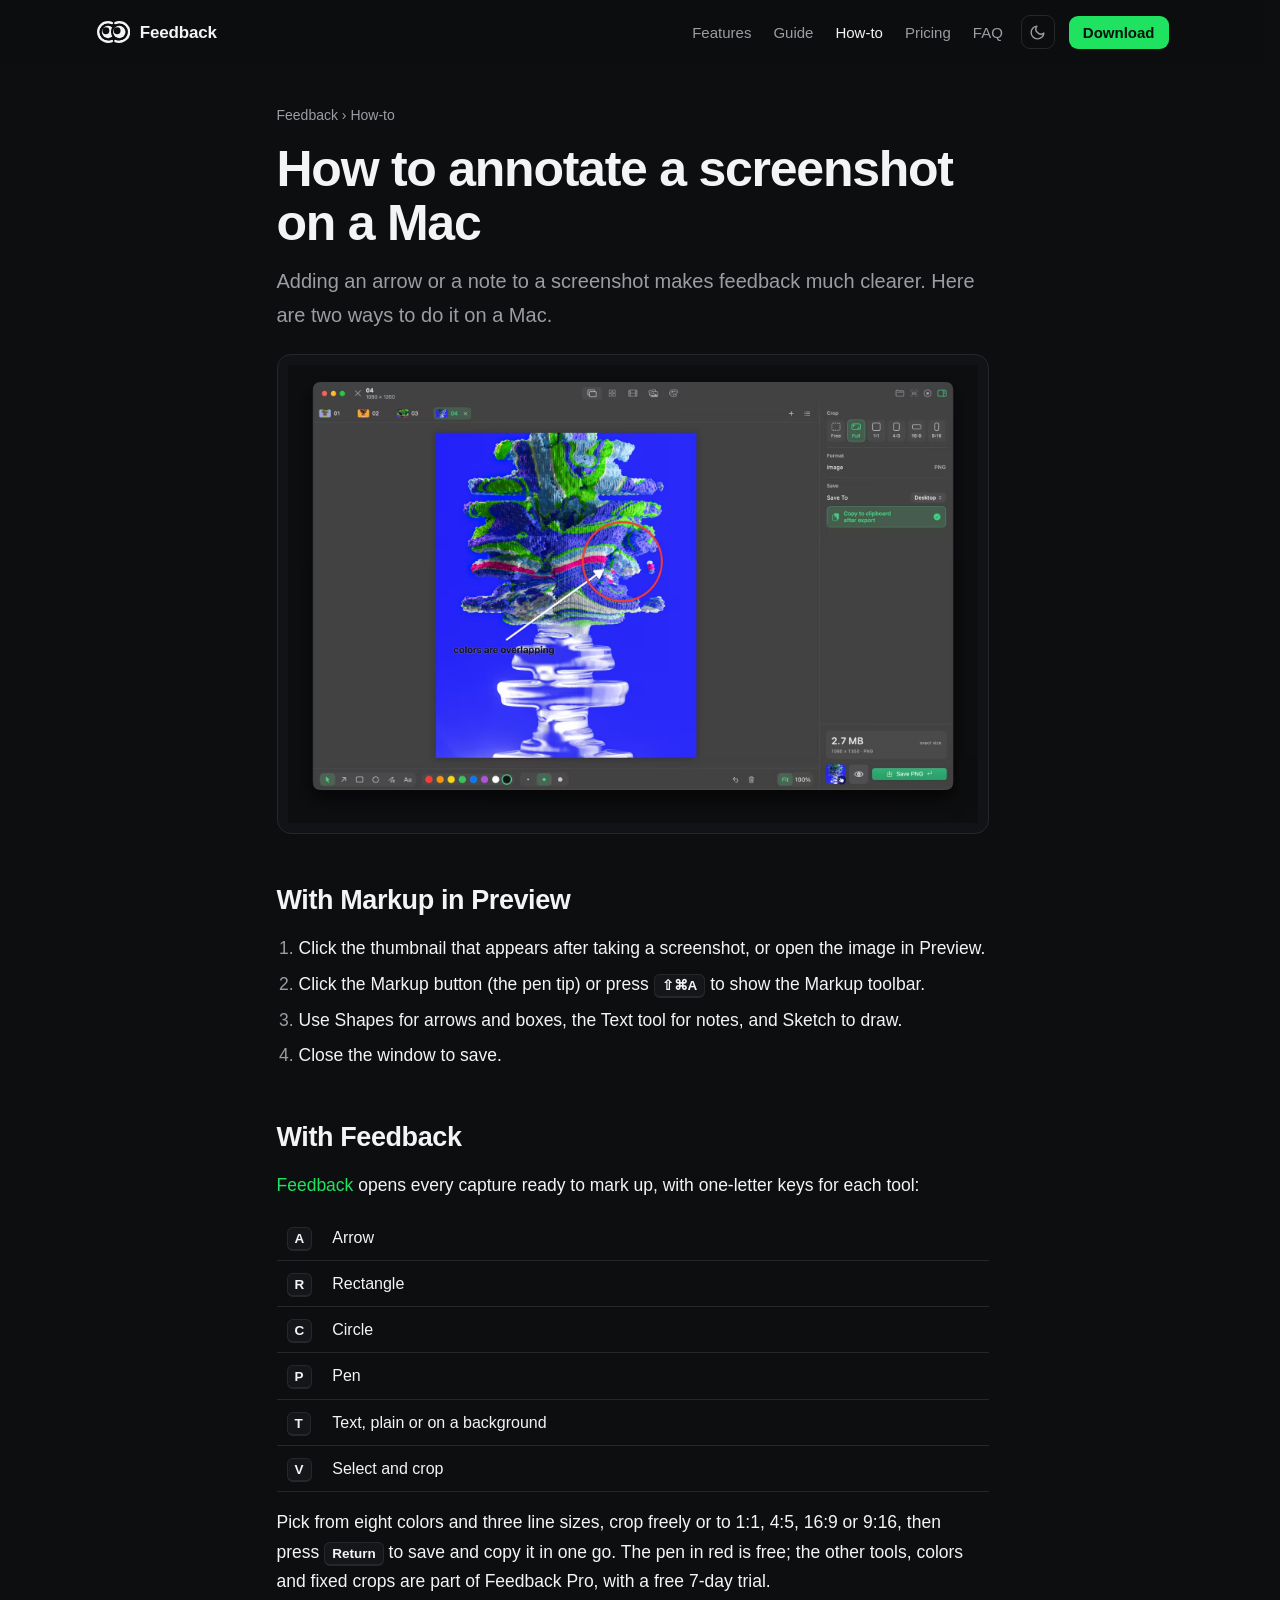
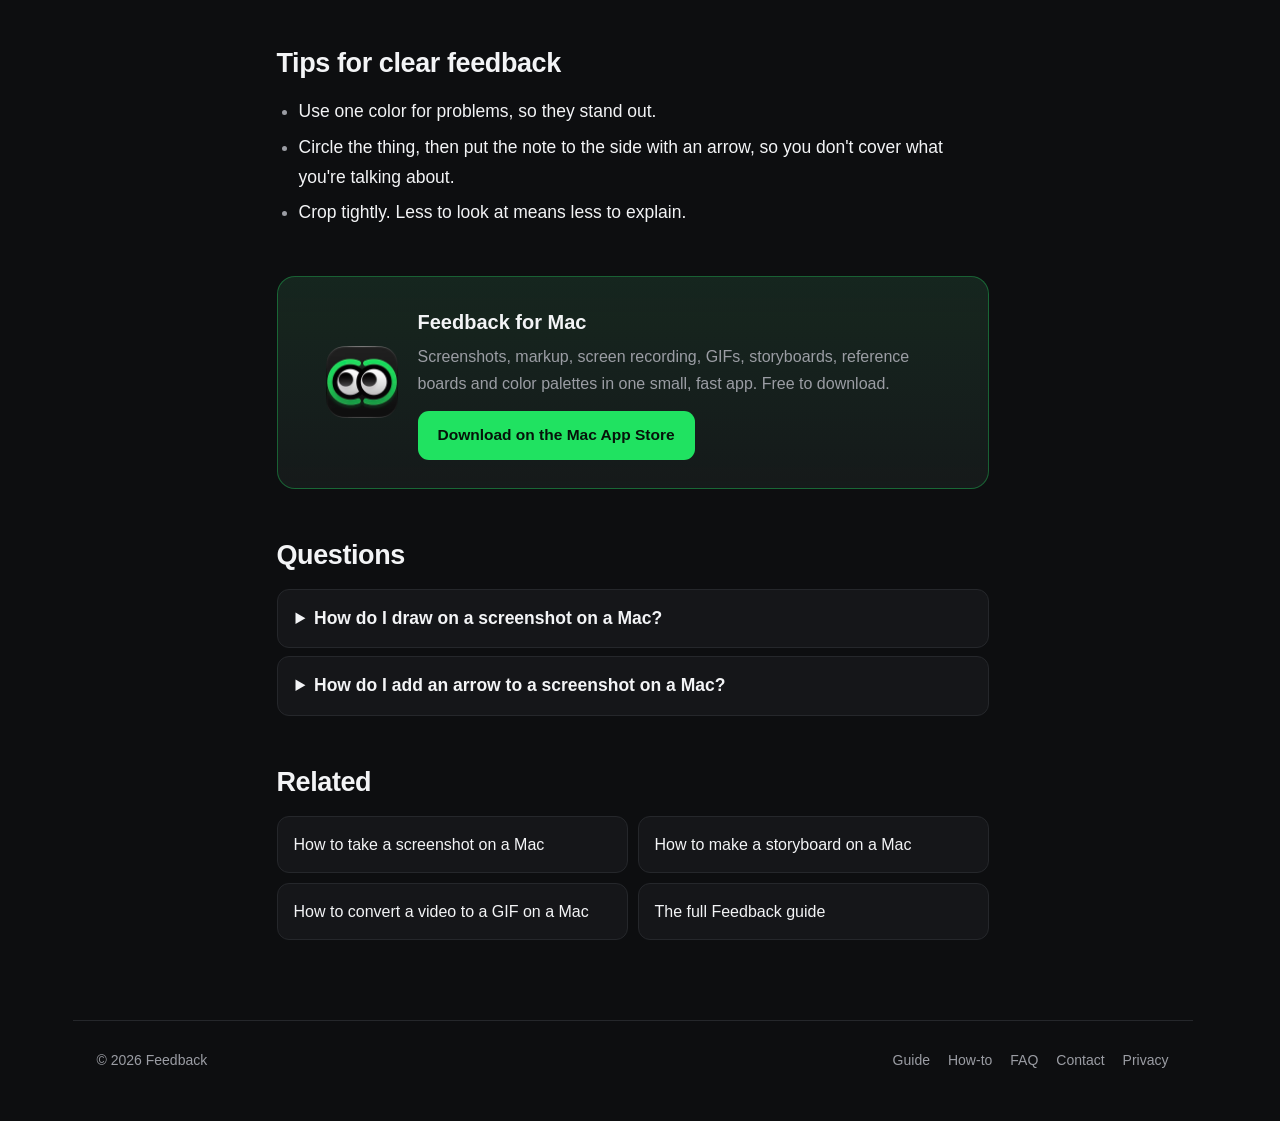
<file: how-to/annotate-a-screenshot-on-mac.html>
<!doctype html>
<html lang="en">
<head>
<meta charset="utf-8">
<script>try{document.documentElement.dataset.theme=localStorage.getItem('theme')==='light'?'light':'dark'}catch(e){document.documentElement.dataset.theme='dark'}</script>
<link rel="stylesheet" href="/assets/theme.css?v=8">
<meta name="viewport" content="width=device-width, initial-scale=1">
<title>How to Annotate a Screenshot on Mac (Arrows, Text, Boxes) – Feedback</title>
<meta name="description" content="How to add arrows, boxes, circles and text to a screenshot on a Mac, using Preview&#x27;s Markup or Feedback, and how to crop it and share it quickly.">
<link rel="canonical" href="https://feedbackformac.app/how-to/annotate-a-screenshot-on-mac.html">
<meta name="theme-color" content="#0d0e10">
<link rel="icon" type="image/png" sizes="64x64" href="/images/favicon-mono-black-64.png" media="(prefers-color-scheme: light)">
<link rel="icon" type="image/png" sizes="64x64" href="/images/favicon-mono-white-64.png" media="(prefers-color-scheme: dark)">
<link rel="icon" type="image/svg+xml" href="/images/favicon.svg">
<link rel="apple-touch-icon" href="/images/apple-touch-icon.png">
<meta property="og:type" content="article">
<meta property="og:site_name" content="Feedback for Mac">
<meta property="og:title" content="How to Annotate a Screenshot on Mac (Arrows, Text, Boxes) – Feedback">
<meta property="og:description" content="How to add arrows, boxes, circles and text to a screenshot on a Mac, using Preview&#x27;s Markup or Feedback, and how to crop it and share it quickly.">
<meta property="og:url" content="https://feedbackformac.app/how-to/annotate-a-screenshot-on-mac.html">
<meta property="og:image" content="https://feedbackformac.app/images/shot-1.jpg">
<meta name="twitter:card" content="summary_large_image">
<script type="application/ld+json">{"@context": "https://schema.org", "@graph": [{"@type": "Article", "headline": "How to annotate a screenshot on a Mac", "description": "How to add arrows, boxes, circles and text to a screenshot on a Mac, using Preview's Markup or Feedback, and how to crop it and share it quickly.", "url": "https://feedbackformac.app/how-to/annotate-a-screenshot-on-mac.html", "image": "https://feedbackformac.app/images/shot-1.jpg", "datePublished": "2026-11-08", "dateModified": "2026-11-08", "author": {"@type": "Person", "name": "Ali Sahba"}, "publisher": {"@type": "Organization", "name": "Feedback for Mac", "logo": {"@type": "ImageObject", "url": "https://feedbackformac.app/images/apple-touch-icon.png"}}, "mainEntityOfPage": "https://feedbackformac.app/how-to/annotate-a-screenshot-on-mac.html"}, {"@type": "BreadcrumbList", "itemListElement": [{"@type": "ListItem", "position": 1, "name": "Feedback", "item": "https://feedbackformac.app/"}, {"@type": "ListItem", "position": 2, "name": "How-to", "item": "https://feedbackformac.app/how-to/"}, {"@type": "ListItem", "position": 3, "name": "How to annotate a screenshot on a Mac", "item": "https://feedbackformac.app/how-to/annotate-a-screenshot-on-mac.html"}]}, {"@type": "FAQPage", "mainEntity": [{"@type": "Question", "name": "How do I draw on a screenshot on a Mac?", "acceptedAnswer": {"@type": "Answer", "text": "Open it in Preview and use the Markup toolbar (Shift-Command-A), or use an app like Feedback that opens every capture ready to mark up."}}, {"@type": "Question", "name": "How do I add an arrow to a screenshot on a Mac?", "acceptedAnswer": {"@type": "Answer", "text": "In Preview, open Markup, click Shapes and choose the arrow. In Feedback, press A and drag."}}]}]}</script>
<style>
:root{--bg:#0d0e10;--panel:#151619;--line:#25272b;--text:#f3f4f6;--muted:#9b9da4;--green:#20e261;--green-ink:#06130a}
*{box-sizing:border-box}html{scroll-behavior:smooth}
body{margin:0;background:var(--bg);color:var(--text);font:17.5px/1.7 -apple-system,BlinkMacSystemFont,"SF Pro Text","Helvetica Neue",Arial,sans-serif;-webkit-font-smoothing:antialiased}
a{color:var(--green);text-decoration:none}a:hover{text-decoration:underline}
img{max-width:100%;height:auto}
.top{position:sticky;top:0;z-index:10;background:rgba(13,14,16,.8);backdrop-filter:saturate(160%) blur(14px);-webkit-backdrop-filter:saturate(160%) blur(14px)}
.top .in{max-width:1120px;margin:0 auto;padding:0 24px;display:flex;justify-content:space-between;align-items:center;height:64px}
.brand{display:flex;align-items:center;gap:10px;color:var(--text);font-weight:650}.brand:hover{text-decoration:none}
.top nav a{color:var(--muted);margin-left:22px;font-size:15px}.top nav a:hover,.top nav a.current{color:var(--text);text-decoration:none}
.top nav .cta{color:var(--green-ink);background:var(--green);padding:7px 14px;border-radius:9px;font-weight:600}
main{max-width:760px;margin:0 auto;padding:40px 24px 0}
.crumbs{font-size:14px;color:var(--muted)}.crumbs a{color:var(--muted)}
h1{font-size:clamp(34px,5.4vw,50px);line-height:1.08;letter-spacing:-.025em;margin:14px 0 14px}
.intro{color:var(--muted);font-size:20px;margin:0 0 8px}
h2{font-size:27px;letter-spacing:-.015em;margin:44px 0 10px}
p{margin:0 0 14px}ul,ol{margin:0 0 14px;padding-left:22px}li{margin:6px 0}li::marker{color:var(--muted)}
figure{margin:22px 0;background:#121316;border:1px solid var(--line);border-radius:14px;padding:10px}figure img{display:block;width:100%;height:auto}
figure.tall{max-width:340px}
kbd{font:600 13.5px/1 -apple-system,BlinkMacSystemFont,sans-serif;background:var(--panel);border:1px solid var(--line);border-bottom-width:2px;border-radius:6px;padding:3px 7px;white-space:nowrap}
table{width:100%;border-collapse:collapse;margin:8px 0 16px;font-size:16px}td{padding:9px 10px;border-bottom:1px solid var(--line);vertical-align:top}td:first-child{white-space:nowrap;width:1%}
.cta-box{margin:48px 0 0;background:linear-gradient(180deg,rgba(32,226,97,.08),rgba(32,226,97,.02)),var(--panel);border:1px solid rgba(32,226,97,.35);border-radius:18px;padding:28px;display:flex;gap:20px;align-items:center}
.cta-box img{width:72px;height:72px;flex:none}.cta-box h3{margin:0 0 4px;font-size:20px}.cta-box p{margin:0 0 14px;color:var(--muted);font-size:16px}
.button{display:inline-block;background:var(--green);color:var(--green-ink);font-weight:650;padding:11px 20px;border-radius:11px;font-size:15.5px}.button:hover{text-decoration:none;filter:brightness(1.06)}
.faq details{background:var(--panel);border:1px solid var(--line);border-radius:12px;padding:0 18px;margin-bottom:8px}
.faq summary{cursor:pointer;padding:14px 0;font-weight:600}.faq details p{color:var(--muted)}
.related{display:grid;grid-template-columns:1fr 1fr;gap:10px;margin-top:10px}
.related a{background:var(--panel);border:1px solid var(--line);border-radius:12px;padding:14px 16px;color:var(--text);font-size:16px}.related a:hover{border-color:rgba(32,226,97,.5);text-decoration:none}
footer{max-width:1120px;margin:80px auto 0;padding:28px 24px 48px;border-top:1px solid var(--line);color:var(--muted);font-size:14px;display:flex;justify-content:space-between;flex-wrap:wrap;gap:10px}
footer a{color:var(--muted);margin-left:18px}
@media(max-width:760px){.top nav a:not(.cta){display:none}.related{grid-template-columns:1fr}.cta-box{flex-direction:column;align-items:flex-start}td:first-child{white-space:normal}}
</style>
</head>
<body>
<header class="top"><div class="in">
<a class="brand" href="/"><svg class="mark" viewBox="16 184 994 656" aria-hidden="true"><mask id="fbmark" maskUnits="userSpaceOnUse" x="0" y="0" width="1024" height="1024"><path d="M563.45,244.32c35.75-15.12,75.06-23.49,116.33-23.49,165.05,0,292.54,127,292.54,292.05s-132.92,289.17-297.97,289.17c-56.64,0-95.07-14.69-108.24-20.04" fill="none" stroke="#fff" stroke-width="73" stroke-linecap="round"/><path d="M459.34,782.02c-13.17,5.34-51.6,20.04-108.24,20.04-165.05,0-297.97-124.11-297.97-289.17,0-165.05,127.48-292.05,292.54-292.05,41.26,0,80.57,8.36,116.33,23.49" fill="none" stroke="#fff" stroke-width="73" stroke-linecap="round"/><circle cx="344.84" cy="511.98" r="248.23"/><circle cx="344.84" cy="511.98" r="184.41" fill="#fff"/><circle cx="679.77" cy="511.98" r="248.23"/><circle cx="679.77" cy="511.98" r="184.41" fill="#fff"/><circle cx="281.6" cy="476.04" r="102.26"/><circle cx="616.54" cy="476.04" r="102.26"/></mask><rect x="0" y="0" width="1024" height="1024" fill="currentColor" mask="url(#fbmark)"/></svg>Feedback</a>
<nav aria-label="Main"><a href="/#features">Features</a><a href="/guide.html">Guide</a><a href="/how-to/" class="current">How-to</a><a href="/#pricing">Pricing</a><a href="/#faq">FAQ</a><button type="button" class="theme-toggle" aria-label="Switch to light mode" title="Switch to light mode"><svg class="moon" viewBox="0 0 24 24" fill="none" stroke="currentColor" stroke-width="2" stroke-linecap="round" stroke-linejoin="round" aria-hidden="true"><path d="M21 12.8A9 9 0 1 1 11.2 3a7 7 0 0 0 9.8 9.8z"/></svg><svg class="sun" viewBox="0 0 24 24" fill="none" stroke="currentColor" stroke-width="2" stroke-linecap="round" aria-hidden="true"><circle cx="12" cy="12" r="4.5"/><path d="M12 2v2M12 20v2M4.9 4.9l1.4 1.4M17.7 17.7l1.4 1.4M2 12h2M20 12h2M4.9 19.1l1.4-1.4M17.7 6.3l1.4-1.4"/></svg></button><a class="cta" href="https://apps.apple.com/app/id6832037599">Download</a><button type="button" class="menu-btn" aria-label="Open menu"><svg viewBox="0 0 24 24" fill="none" stroke="currentColor" stroke-width="2" stroke-linecap="round" aria-hidden="true"><path d="M4 7h16M4 12h16M4 17h16"/></svg></button></nav>
</div></header>
<main>
<div class="crumbs"><a href="/">Feedback</a> › <a href="/how-to/">How-to</a></div>
<h1>How to annotate a screenshot on a Mac</h1>
<p class="intro">Adding an arrow or a note to a screenshot makes feedback much clearer. Here are two ways to do it on a Mac.</p>
<figure><picture><source srcset="../images/shot-1.avif" type="image/avif"><img src="../images/shot-1.jpg" width="1800" height="1196" loading="lazy" alt="A screenshot annotated with a red circle, an arrow and a note"></picture></figure>
<h2>With Markup in Preview</h2>
<ol>
<li>Click the thumbnail that appears after taking a screenshot, or open the image in Preview.</li>
<li>Click the Markup button (the pen tip) or press <kbd>⇧⌘A</kbd> to show the Markup toolbar.</li>
<li>Use Shapes for arrows and boxes, the Text tool for notes, and Sketch to draw.</li>
<li>Close the window to save.</li>
</ol>
<h2>With Feedback</h2>
<p><a href="https://feedbackformac.app/">Feedback</a> opens every capture ready to mark up, with one-letter keys for each tool:</p>
<table>
<tr><td><kbd>A</kbd></td><td>Arrow</td></tr>
<tr><td><kbd>R</kbd></td><td>Rectangle</td></tr>
<tr><td><kbd>C</kbd></td><td>Circle</td></tr>
<tr><td><kbd>P</kbd></td><td>Pen</td></tr>
<tr><td><kbd>T</kbd></td><td>Text, plain or on a background</td></tr>
<tr><td><kbd>V</kbd></td><td>Select and crop</td></tr>
</table>
<p>Pick from eight colors and three line sizes, crop freely or to 1:1, 4:5, 16:9 or 9:16, then press <kbd>Return</kbd> to save and copy it in one go. The pen in red is free; the other tools, colors and fixed crops are part of Feedback Pro, with a free 7-day trial.</p>
<h2>Tips for clear feedback</h2>
<ul>
<li>Use one color for problems, so they stand out.</li>
<li>Circle the thing, then put the note to the side with an arrow, so you don't cover what you're talking about.</li>
<li>Crop tightly. Less to look at means less to explain.</li>
</ul>
<div class="cta-box">
<picture><source srcset="/images/icon.avif" type="image/avif"><img src="/images/icon.png" alt="Feedback app icon" width="72" height="72"></picture>
<div><h3>Feedback for Mac</h3>
<p>Screenshots, markup, screen recording, GIFs, storyboards, reference boards and color palettes in one small, fast app. Free to download.</p>
<a class="button" href="https://apps.apple.com/app/id6832037599">Download on the Mac App Store</a></div>
</div>
<h2>Questions</h2>
<div class="faq">
<details><summary>How do I draw on a screenshot on a Mac?</summary><p>Open it in Preview and use the Markup toolbar (Shift-Command-A), or use an app like Feedback that opens every capture ready to mark up.</p></details>
<details><summary>How do I add an arrow to a screenshot on a Mac?</summary><p>In Preview, open Markup, click Shapes and choose the arrow. In Feedback, press A and drag.</p></details>
</div>
<h2>Related</h2>
<div class="related">
<a href="take-a-screenshot-on-mac.html">How to take a screenshot on a Mac</a>
<a href="make-a-storyboard-on-mac.html">How to make a storyboard on a Mac</a>
<a href="convert-video-to-gif-on-mac.html">How to convert a video to a GIF on a Mac</a>
<a href="/guide.html">The full Feedback guide</a>
</div>
</main>
<script src="/assets/lightbox.js?v=8" defer></script>
<script src="/assets/theme.js?v=8" defer></script>
<script src="/assets/menu.js?v=8" defer></script>
<footer><span>© 2026 Feedback</span><span><a href="/guide.html">Guide</a><a href="/how-to/">How-to</a><a href="/#faq">FAQ</a><a href="mailto:feedback.contact@icloud.com">Contact</a><a href="/#privacy">Privacy</a></span></footer>
</body>
</html>
</file>
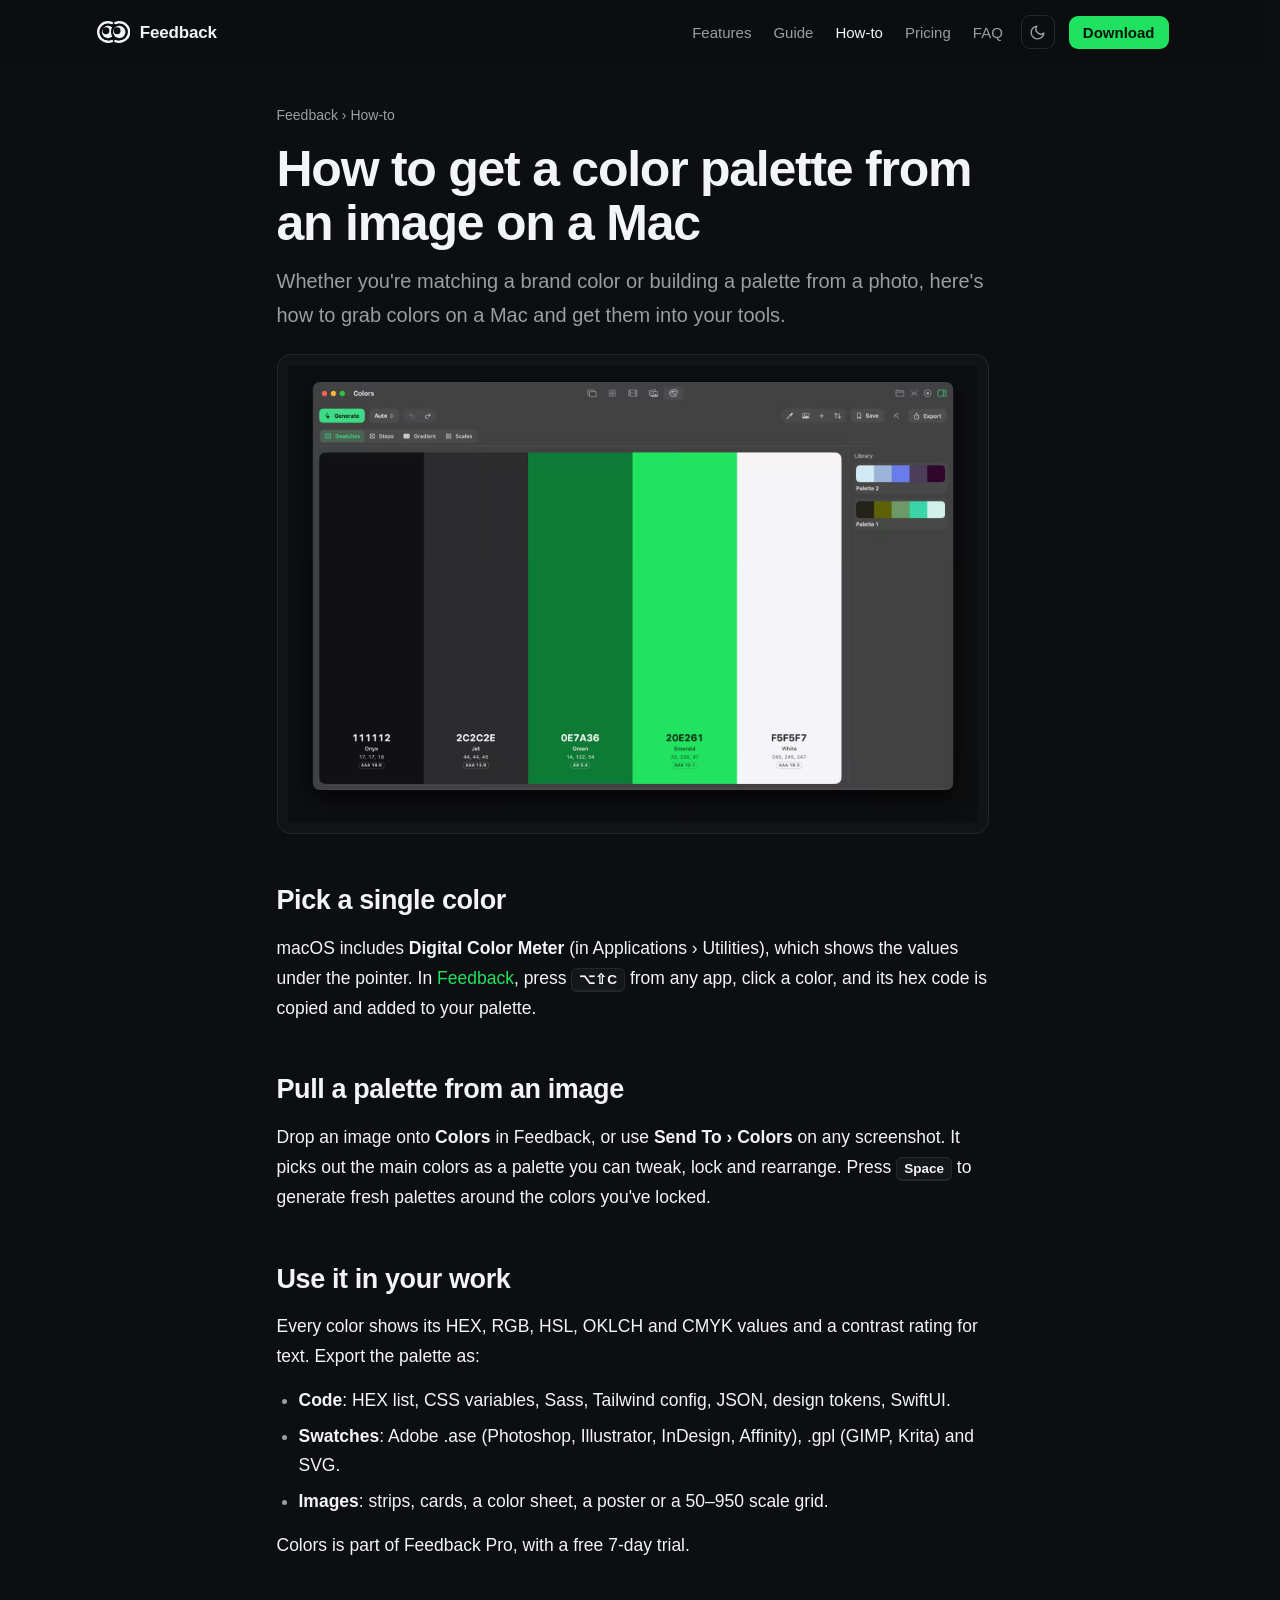
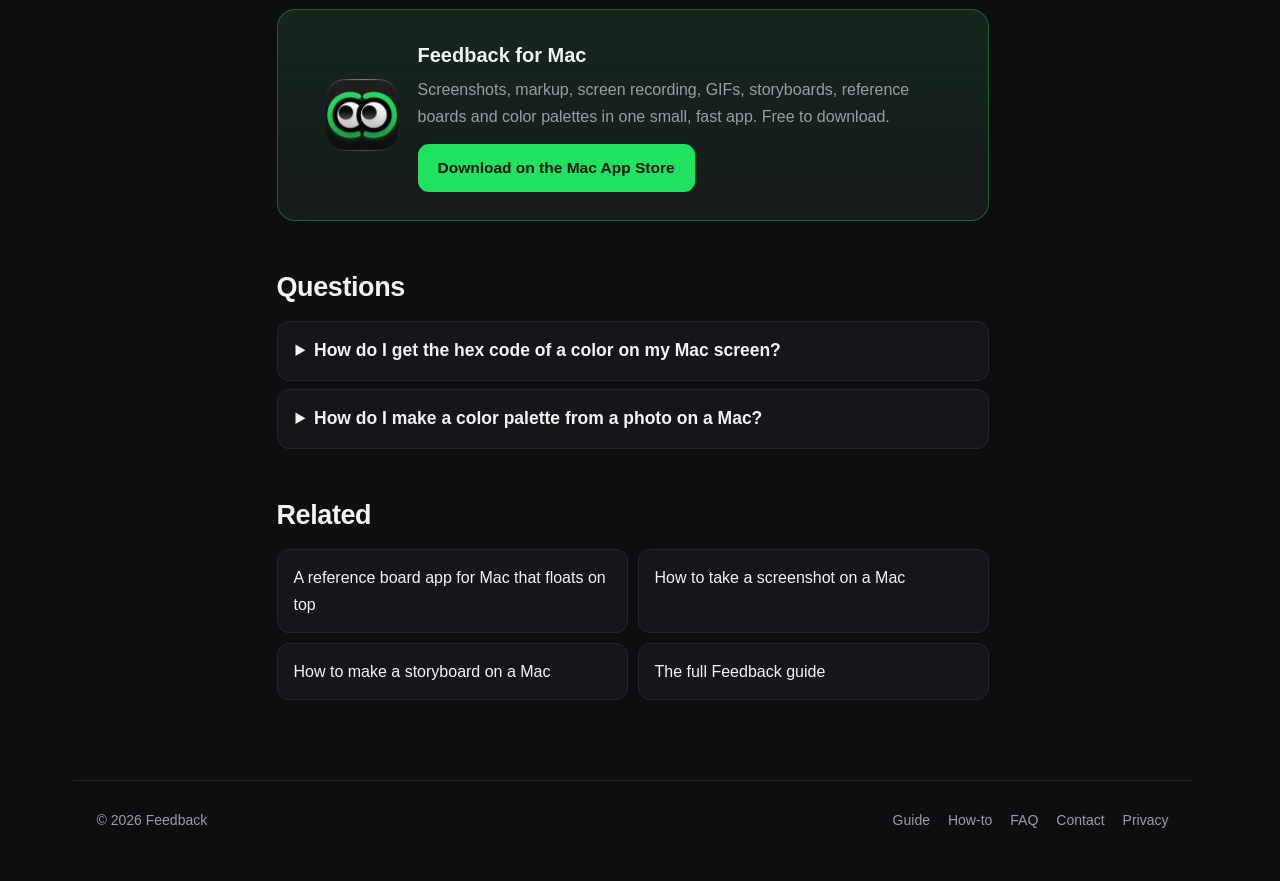
<file: how-to/color-palette-from-image-on-mac.html>
<!doctype html>
<html lang="en">
<head>
<meta charset="utf-8">
<script>try{document.documentElement.dataset.theme=localStorage.getItem('theme')==='light'?'light':'dark'}catch(e){document.documentElement.dataset.theme='dark'}</script>
<link rel="stylesheet" href="/assets/theme.css?v=8">
<meta name="viewport" content="width=device-width, initial-scale=1">
<title>Color Palette from an Image on Mac + Color Picker – Feedback</title>
<meta name="description" content="Pick colors from anywhere on your Mac screen, pull a palette from an image, and export it as HEX, CSS, Tailwind, SwiftUI, design tokens or Adobe swatches.">
<link rel="canonical" href="https://feedbackformac.app/how-to/color-palette-from-image-on-mac.html">
<meta name="theme-color" content="#0d0e10">
<link rel="icon" type="image/png" sizes="64x64" href="/images/favicon-mono-black-64.png" media="(prefers-color-scheme: light)">
<link rel="icon" type="image/png" sizes="64x64" href="/images/favicon-mono-white-64.png" media="(prefers-color-scheme: dark)">
<link rel="icon" type="image/svg+xml" href="/images/favicon.svg">
<link rel="apple-touch-icon" href="/images/apple-touch-icon.png">
<meta property="og:type" content="article">
<meta property="og:site_name" content="Feedback for Mac">
<meta property="og:title" content="Color Palette from an Image on Mac + Color Picker – Feedback">
<meta property="og:description" content="Pick colors from anywhere on your Mac screen, pull a palette from an image, and export it as HEX, CSS, Tailwind, SwiftUI, design tokens or Adobe swatches.">
<meta property="og:url" content="https://feedbackformac.app/how-to/color-palette-from-image-on-mac.html">
<meta property="og:image" content="https://feedbackformac.app/images/shot-6.jpg">
<meta name="twitter:card" content="summary_large_image">
<script type="application/ld+json">{"@context": "https://schema.org", "@graph": [{"@type": "Article", "headline": "How to get a color palette from an image on a Mac", "description": "Pick colors from anywhere on your Mac screen, pull a palette from an image, and export it as HEX, CSS, Tailwind, SwiftUI, design tokens or Adobe swatches.", "url": "https://feedbackformac.app/how-to/color-palette-from-image-on-mac.html", "image": "https://feedbackformac.app/images/shot-6.jpg", "datePublished": "2026-11-08", "dateModified": "2026-11-08", "author": {"@type": "Person", "name": "Ali Sahba"}, "publisher": {"@type": "Organization", "name": "Feedback for Mac", "logo": {"@type": "ImageObject", "url": "https://feedbackformac.app/images/apple-touch-icon.png"}}, "mainEntityOfPage": "https://feedbackformac.app/how-to/color-palette-from-image-on-mac.html"}, {"@type": "BreadcrumbList", "itemListElement": [{"@type": "ListItem", "position": 1, "name": "Feedback", "item": "https://feedbackformac.app/"}, {"@type": "ListItem", "position": 2, "name": "How-to", "item": "https://feedbackformac.app/how-to/"}, {"@type": "ListItem", "position": 3, "name": "How to get a color palette from an image on a Mac", "item": "https://feedbackformac.app/how-to/color-palette-from-image-on-mac.html"}]}, {"@type": "FAQPage", "mainEntity": [{"@type": "Question", "name": "How do I get the hex code of a color on my Mac screen?", "acceptedAnswer": {"@type": "Answer", "text": "Use Digital Color Meter in Utilities, or press Option-Shift-C with Feedback installed to pick a color and copy its hex code."}}, {"@type": "Question", "name": "How do I make a color palette from a photo on a Mac?", "acceptedAnswer": {"@type": "Answer", "text": "Drop the photo onto Colors in Feedback, and it pulls out the main colors as a palette you can edit and export."}}]}]}</script>
<style>
:root{--bg:#0d0e10;--panel:#151619;--line:#25272b;--text:#f3f4f6;--muted:#9b9da4;--green:#20e261;--green-ink:#06130a}
*{box-sizing:border-box}html{scroll-behavior:smooth}
body{margin:0;background:var(--bg);color:var(--text);font:17.5px/1.7 -apple-system,BlinkMacSystemFont,"SF Pro Text","Helvetica Neue",Arial,sans-serif;-webkit-font-smoothing:antialiased}
a{color:var(--green);text-decoration:none}a:hover{text-decoration:underline}
img{max-width:100%;height:auto}
.top{position:sticky;top:0;z-index:10;background:rgba(13,14,16,.8);backdrop-filter:saturate(160%) blur(14px);-webkit-backdrop-filter:saturate(160%) blur(14px)}
.top .in{max-width:1120px;margin:0 auto;padding:0 24px;display:flex;justify-content:space-between;align-items:center;height:64px}
.brand{display:flex;align-items:center;gap:10px;color:var(--text);font-weight:650}.brand:hover{text-decoration:none}
.top nav a{color:var(--muted);margin-left:22px;font-size:15px}.top nav a:hover,.top nav a.current{color:var(--text);text-decoration:none}
.top nav .cta{color:var(--green-ink);background:var(--green);padding:7px 14px;border-radius:9px;font-weight:600}
main{max-width:760px;margin:0 auto;padding:40px 24px 0}
.crumbs{font-size:14px;color:var(--muted)}.crumbs a{color:var(--muted)}
h1{font-size:clamp(34px,5.4vw,50px);line-height:1.08;letter-spacing:-.025em;margin:14px 0 14px}
.intro{color:var(--muted);font-size:20px;margin:0 0 8px}
h2{font-size:27px;letter-spacing:-.015em;margin:44px 0 10px}
p{margin:0 0 14px}ul,ol{margin:0 0 14px;padding-left:22px}li{margin:6px 0}li::marker{color:var(--muted)}
figure{margin:22px 0;background:#121316;border:1px solid var(--line);border-radius:14px;padding:10px}figure img{display:block;width:100%;height:auto}
figure.tall{max-width:340px}
kbd{font:600 13.5px/1 -apple-system,BlinkMacSystemFont,sans-serif;background:var(--panel);border:1px solid var(--line);border-bottom-width:2px;border-radius:6px;padding:3px 7px;white-space:nowrap}
table{width:100%;border-collapse:collapse;margin:8px 0 16px;font-size:16px}td{padding:9px 10px;border-bottom:1px solid var(--line);vertical-align:top}td:first-child{white-space:nowrap;width:1%}
.cta-box{margin:48px 0 0;background:linear-gradient(180deg,rgba(32,226,97,.08),rgba(32,226,97,.02)),var(--panel);border:1px solid rgba(32,226,97,.35);border-radius:18px;padding:28px;display:flex;gap:20px;align-items:center}
.cta-box img{width:72px;height:72px;flex:none}.cta-box h3{margin:0 0 4px;font-size:20px}.cta-box p{margin:0 0 14px;color:var(--muted);font-size:16px}
.button{display:inline-block;background:var(--green);color:var(--green-ink);font-weight:650;padding:11px 20px;border-radius:11px;font-size:15.5px}.button:hover{text-decoration:none;filter:brightness(1.06)}
.faq details{background:var(--panel);border:1px solid var(--line);border-radius:12px;padding:0 18px;margin-bottom:8px}
.faq summary{cursor:pointer;padding:14px 0;font-weight:600}.faq details p{color:var(--muted)}
.related{display:grid;grid-template-columns:1fr 1fr;gap:10px;margin-top:10px}
.related a{background:var(--panel);border:1px solid var(--line);border-radius:12px;padding:14px 16px;color:var(--text);font-size:16px}.related a:hover{border-color:rgba(32,226,97,.5);text-decoration:none}
footer{max-width:1120px;margin:80px auto 0;padding:28px 24px 48px;border-top:1px solid var(--line);color:var(--muted);font-size:14px;display:flex;justify-content:space-between;flex-wrap:wrap;gap:10px}
footer a{color:var(--muted);margin-left:18px}
@media(max-width:760px){.top nav a:not(.cta){display:none}.related{grid-template-columns:1fr}.cta-box{flex-direction:column;align-items:flex-start}td:first-child{white-space:normal}}
</style>
</head>
<body>
<header class="top"><div class="in">
<a class="brand" href="/"><svg class="mark" viewBox="16 184 994 656" aria-hidden="true"><mask id="fbmark" maskUnits="userSpaceOnUse" x="0" y="0" width="1024" height="1024"><path d="M563.45,244.32c35.75-15.12,75.06-23.49,116.33-23.49,165.05,0,292.54,127,292.54,292.05s-132.92,289.17-297.97,289.17c-56.64,0-95.07-14.69-108.24-20.04" fill="none" stroke="#fff" stroke-width="73" stroke-linecap="round"/><path d="M459.34,782.02c-13.17,5.34-51.6,20.04-108.24,20.04-165.05,0-297.97-124.11-297.97-289.17,0-165.05,127.48-292.05,292.54-292.05,41.26,0,80.57,8.36,116.33,23.49" fill="none" stroke="#fff" stroke-width="73" stroke-linecap="round"/><circle cx="344.84" cy="511.98" r="248.23"/><circle cx="344.84" cy="511.98" r="184.41" fill="#fff"/><circle cx="679.77" cy="511.98" r="248.23"/><circle cx="679.77" cy="511.98" r="184.41" fill="#fff"/><circle cx="281.6" cy="476.04" r="102.26"/><circle cx="616.54" cy="476.04" r="102.26"/></mask><rect x="0" y="0" width="1024" height="1024" fill="currentColor" mask="url(#fbmark)"/></svg>Feedback</a>
<nav aria-label="Main"><a href="/#features">Features</a><a href="/guide.html">Guide</a><a href="/how-to/" class="current">How-to</a><a href="/#pricing">Pricing</a><a href="/#faq">FAQ</a><button type="button" class="theme-toggle" aria-label="Switch to light mode" title="Switch to light mode"><svg class="moon" viewBox="0 0 24 24" fill="none" stroke="currentColor" stroke-width="2" stroke-linecap="round" stroke-linejoin="round" aria-hidden="true"><path d="M21 12.8A9 9 0 1 1 11.2 3a7 7 0 0 0 9.8 9.8z"/></svg><svg class="sun" viewBox="0 0 24 24" fill="none" stroke="currentColor" stroke-width="2" stroke-linecap="round" aria-hidden="true"><circle cx="12" cy="12" r="4.5"/><path d="M12 2v2M12 20v2M4.9 4.9l1.4 1.4M17.7 17.7l1.4 1.4M2 12h2M20 12h2M4.9 19.1l1.4-1.4M17.7 6.3l1.4-1.4"/></svg></button><a class="cta" href="https://apps.apple.com/app/id6832037599">Download</a><button type="button" class="menu-btn" aria-label="Open menu"><svg viewBox="0 0 24 24" fill="none" stroke="currentColor" stroke-width="2" stroke-linecap="round" aria-hidden="true"><path d="M4 7h16M4 12h16M4 17h16"/></svg></button></nav>
</div></header>
<main>
<div class="crumbs"><a href="/">Feedback</a> › <a href="/how-to/">How-to</a></div>
<h1>How to get a color palette from an image on a Mac</h1>
<p class="intro">Whether you&#x27;re matching a brand color or building a palette from a photo, here&#x27;s how to grab colors on a Mac and get them into your tools.</p>
<figure><picture><source srcset="../images/shot-6.avif" type="image/avif"><img src="../images/shot-6.jpg" width="1800" height="1196" loading="lazy" alt="A five-color palette in Feedback"></picture></figure>
<h2>Pick a single color</h2>
<p>macOS includes <strong>Digital Color Meter</strong> (in Applications › Utilities), which shows the values under the pointer. In <a href="https://feedbackformac.app/">Feedback</a>, press <kbd>⌥⇧C</kbd> from any app, click a color, and its hex code is copied and added to your palette.</p>
<h2>Pull a palette from an image</h2>
<p>Drop an image onto <strong>Colors</strong> in Feedback, or use <strong>Send To › Colors</strong> on any screenshot. It picks out the main colors as a palette you can tweak, lock and rearrange. Press <kbd>Space</kbd> to generate fresh palettes around the colors you've locked.</p>
<h2>Use it in your work</h2>
<p>Every color shows its HEX, RGB, HSL, OKLCH and CMYK values and a contrast rating for text. Export the palette as:</p>
<ul>
<li><strong>Code</strong>: HEX list, CSS variables, Sass, Tailwind config, JSON, design tokens, SwiftUI.</li>
<li><strong>Swatches</strong>: Adobe .ase (Photoshop, Illustrator, InDesign, Affinity), .gpl (GIMP, Krita) and SVG.</li>
<li><strong>Images</strong>: strips, cards, a color sheet, a poster or a 50–950 scale grid.</li>
</ul>
<p>Colors is part of Feedback Pro, with a free 7-day trial.</p>
<div class="cta-box">
<picture><source srcset="/images/icon.avif" type="image/avif"><img src="/images/icon.png" alt="Feedback app icon" width="72" height="72"></picture>
<div><h3>Feedback for Mac</h3>
<p>Screenshots, markup, screen recording, GIFs, storyboards, reference boards and color palettes in one small, fast app. Free to download.</p>
<a class="button" href="https://apps.apple.com/app/id6832037599">Download on the Mac App Store</a></div>
</div>
<h2>Questions</h2>
<div class="faq">
<details><summary>How do I get the hex code of a color on my Mac screen?</summary><p>Use Digital Color Meter in Utilities, or press Option-Shift-C with Feedback installed to pick a color and copy its hex code.</p></details>
<details><summary>How do I make a color palette from a photo on a Mac?</summary><p>Drop the photo onto Colors in Feedback, and it pulls out the main colors as a palette you can edit and export.</p></details>
</div>
<h2>Related</h2>
<div class="related">
<a href="reference-board-app-for-mac.html">A reference board app for Mac that floats on top</a>
<a href="take-a-screenshot-on-mac.html">How to take a screenshot on a Mac</a>
<a href="make-a-storyboard-on-mac.html">How to make a storyboard on a Mac</a>
<a href="/guide.html">The full Feedback guide</a>
</div>
</main>
<script src="/assets/lightbox.js?v=8" defer></script>
<script src="/assets/theme.js?v=8" defer></script>
<script src="/assets/menu.js?v=8" defer></script>
<footer><span>© 2026 Feedback</span><span><a href="/guide.html">Guide</a><a href="/how-to/">How-to</a><a href="/#faq">FAQ</a><a href="mailto:feedback.contact@icloud.com">Contact</a><a href="/#privacy">Privacy</a></span></footer>
</body>
</html>
</file>
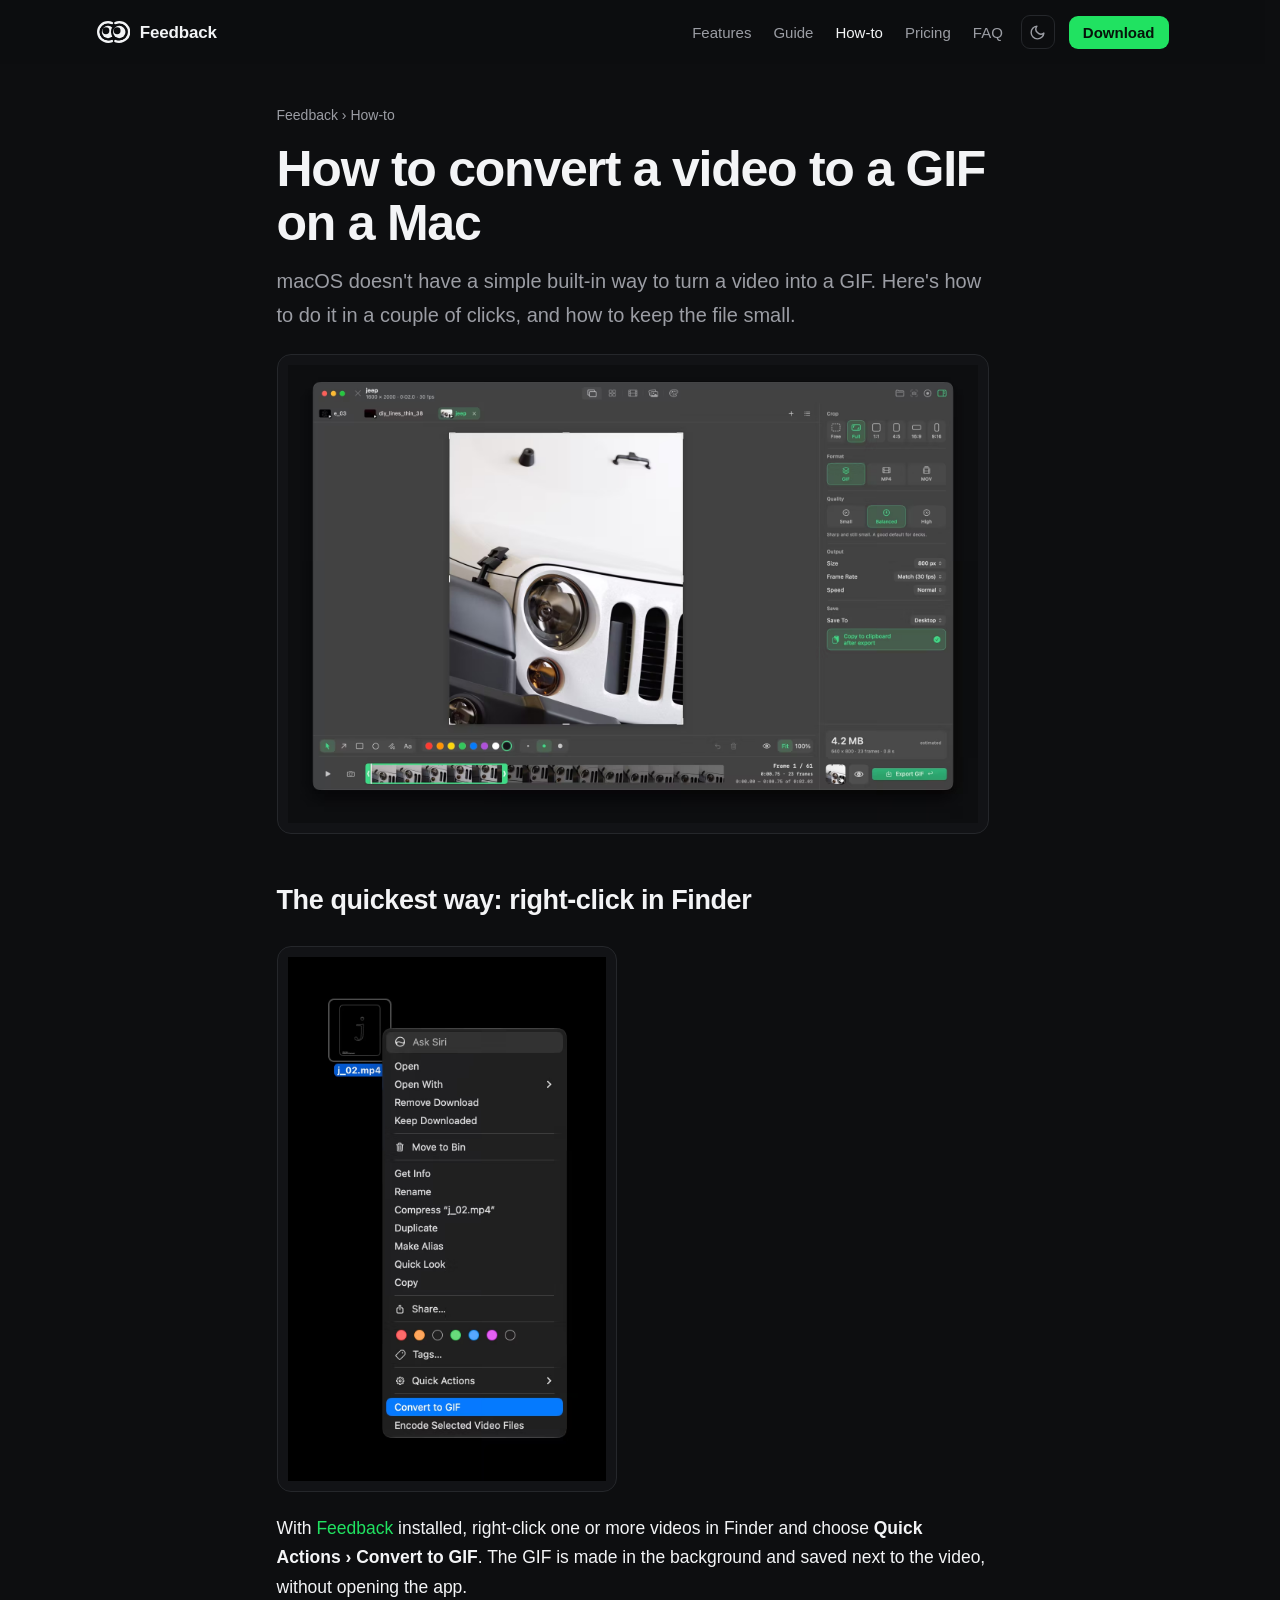
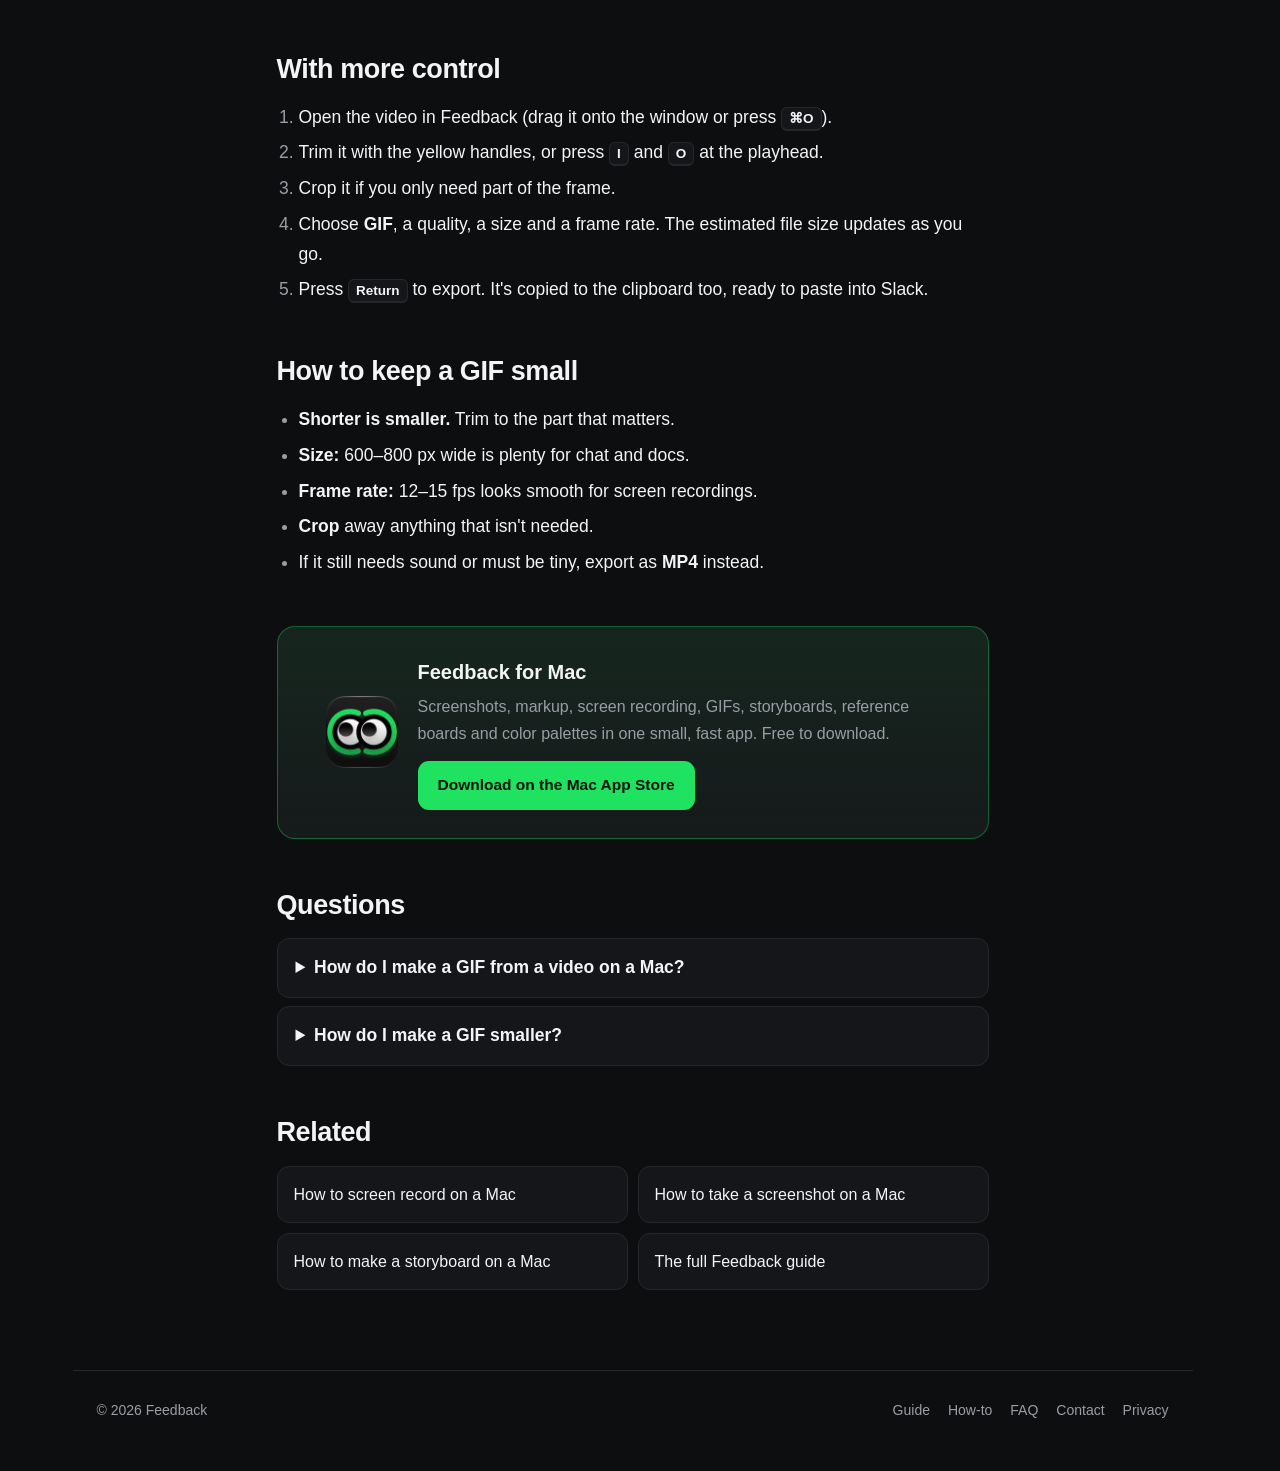
<file: how-to/convert-video-to-gif-on-mac.html>
<!doctype html>
<html lang="en">
<head>
<meta charset="utf-8">
<script>try{document.documentElement.dataset.theme=localStorage.getItem('theme')==='light'?'light':'dark'}catch(e){document.documentElement.dataset.theme='dark'}</script>
<link rel="stylesheet" href="/assets/theme.css?v=8">
<meta name="viewport" content="width=device-width, initial-scale=1">
<title>How to Convert a Video to a GIF on Mac (Right-Click in Finder) – Feedback</title>
<meta name="description" content="Turn any video or screen recording into a GIF on a Mac: right-click in Finder, or trim, crop and pick the size and frame rate to keep the file small.">
<link rel="canonical" href="https://feedbackformac.app/how-to/convert-video-to-gif-on-mac.html">
<meta name="theme-color" content="#0d0e10">
<link rel="icon" type="image/png" sizes="64x64" href="/images/favicon-mono-black-64.png" media="(prefers-color-scheme: light)">
<link rel="icon" type="image/png" sizes="64x64" href="/images/favicon-mono-white-64.png" media="(prefers-color-scheme: dark)">
<link rel="icon" type="image/svg+xml" href="/images/favicon.svg">
<link rel="apple-touch-icon" href="/images/apple-touch-icon.png">
<meta property="og:type" content="article">
<meta property="og:site_name" content="Feedback for Mac">
<meta property="og:title" content="How to Convert a Video to a GIF on Mac (Right-Click in Finder) – Feedback">
<meta property="og:description" content="Turn any video or screen recording into a GIF on a Mac: right-click in Finder, or trim, crop and pick the size and frame rate to keep the file small.">
<meta property="og:url" content="https://feedbackformac.app/how-to/convert-video-to-gif-on-mac.html">
<meta property="og:image" content="https://feedbackformac.app/images/shot-2.jpg">
<meta name="twitter:card" content="summary_large_image">
<script type="application/ld+json">{"@context": "https://schema.org", "@graph": [{"@type": "Article", "headline": "How to convert a video to a GIF on a Mac", "description": "Turn any video or screen recording into a GIF on a Mac: right-click in Finder, or trim, crop and pick the size and frame rate to keep the file small.", "url": "https://feedbackformac.app/how-to/convert-video-to-gif-on-mac.html", "image": "https://feedbackformac.app/images/shot-2.jpg", "datePublished": "2026-11-08", "dateModified": "2026-11-08", "author": {"@type": "Person", "name": "Ali Sahba"}, "publisher": {"@type": "Organization", "name": "Feedback for Mac", "logo": {"@type": "ImageObject", "url": "https://feedbackformac.app/images/apple-touch-icon.png"}}, "mainEntityOfPage": "https://feedbackformac.app/how-to/convert-video-to-gif-on-mac.html"}, {"@type": "BreadcrumbList", "itemListElement": [{"@type": "ListItem", "position": 1, "name": "Feedback", "item": "https://feedbackformac.app/"}, {"@type": "ListItem", "position": 2, "name": "How-to", "item": "https://feedbackformac.app/how-to/"}, {"@type": "ListItem", "position": 3, "name": "How to convert a video to a GIF on a Mac", "item": "https://feedbackformac.app/how-to/convert-video-to-gif-on-mac.html"}]}, {"@type": "FAQPage", "mainEntity": [{"@type": "Question", "name": "How do I make a GIF from a video on a Mac?", "acceptedAnswer": {"@type": "Answer", "text": "Install Feedback, then right-click the video in Finder and choose Quick Actions › Convert to GIF. Or open it in Feedback to trim, crop and set the size first."}}, {"@type": "Question", "name": "How do I make a GIF smaller?", "acceptedAnswer": {"@type": "Answer", "text": "Trim it, lower the size to around 600–800 px wide, use 12–15 fps, and crop out anything you don't need."}}]}]}</script>
<style>
:root{--bg:#0d0e10;--panel:#151619;--line:#25272b;--text:#f3f4f6;--muted:#9b9da4;--green:#20e261;--green-ink:#06130a}
*{box-sizing:border-box}html{scroll-behavior:smooth}
body{margin:0;background:var(--bg);color:var(--text);font:17.5px/1.7 -apple-system,BlinkMacSystemFont,"SF Pro Text","Helvetica Neue",Arial,sans-serif;-webkit-font-smoothing:antialiased}
a{color:var(--green);text-decoration:none}a:hover{text-decoration:underline}
img{max-width:100%;height:auto}
.top{position:sticky;top:0;z-index:10;background:rgba(13,14,16,.8);backdrop-filter:saturate(160%) blur(14px);-webkit-backdrop-filter:saturate(160%) blur(14px)}
.top .in{max-width:1120px;margin:0 auto;padding:0 24px;display:flex;justify-content:space-between;align-items:center;height:64px}
.brand{display:flex;align-items:center;gap:10px;color:var(--text);font-weight:650}.brand:hover{text-decoration:none}
.top nav a{color:var(--muted);margin-left:22px;font-size:15px}.top nav a:hover,.top nav a.current{color:var(--text);text-decoration:none}
.top nav .cta{color:var(--green-ink);background:var(--green);padding:7px 14px;border-radius:9px;font-weight:600}
main{max-width:760px;margin:0 auto;padding:40px 24px 0}
.crumbs{font-size:14px;color:var(--muted)}.crumbs a{color:var(--muted)}
h1{font-size:clamp(34px,5.4vw,50px);line-height:1.08;letter-spacing:-.025em;margin:14px 0 14px}
.intro{color:var(--muted);font-size:20px;margin:0 0 8px}
h2{font-size:27px;letter-spacing:-.015em;margin:44px 0 10px}
p{margin:0 0 14px}ul,ol{margin:0 0 14px;padding-left:22px}li{margin:6px 0}li::marker{color:var(--muted)}
figure{margin:22px 0;background:#121316;border:1px solid var(--line);border-radius:14px;padding:10px}figure img{display:block;width:100%;height:auto}
figure.tall{max-width:340px}
kbd{font:600 13.5px/1 -apple-system,BlinkMacSystemFont,sans-serif;background:var(--panel);border:1px solid var(--line);border-bottom-width:2px;border-radius:6px;padding:3px 7px;white-space:nowrap}
table{width:100%;border-collapse:collapse;margin:8px 0 16px;font-size:16px}td{padding:9px 10px;border-bottom:1px solid var(--line);vertical-align:top}td:first-child{white-space:nowrap;width:1%}
.cta-box{margin:48px 0 0;background:linear-gradient(180deg,rgba(32,226,97,.08),rgba(32,226,97,.02)),var(--panel);border:1px solid rgba(32,226,97,.35);border-radius:18px;padding:28px;display:flex;gap:20px;align-items:center}
.cta-box img{width:72px;height:72px;flex:none}.cta-box h3{margin:0 0 4px;font-size:20px}.cta-box p{margin:0 0 14px;color:var(--muted);font-size:16px}
.button{display:inline-block;background:var(--green);color:var(--green-ink);font-weight:650;padding:11px 20px;border-radius:11px;font-size:15.5px}.button:hover{text-decoration:none;filter:brightness(1.06)}
.faq details{background:var(--panel);border:1px solid var(--line);border-radius:12px;padding:0 18px;margin-bottom:8px}
.faq summary{cursor:pointer;padding:14px 0;font-weight:600}.faq details p{color:var(--muted)}
.related{display:grid;grid-template-columns:1fr 1fr;gap:10px;margin-top:10px}
.related a{background:var(--panel);border:1px solid var(--line);border-radius:12px;padding:14px 16px;color:var(--text);font-size:16px}.related a:hover{border-color:rgba(32,226,97,.5);text-decoration:none}
footer{max-width:1120px;margin:80px auto 0;padding:28px 24px 48px;border-top:1px solid var(--line);color:var(--muted);font-size:14px;display:flex;justify-content:space-between;flex-wrap:wrap;gap:10px}
footer a{color:var(--muted);margin-left:18px}
@media(max-width:760px){.top nav a:not(.cta){display:none}.related{grid-template-columns:1fr}.cta-box{flex-direction:column;align-items:flex-start}td:first-child{white-space:normal}}
</style>
</head>
<body>
<header class="top"><div class="in">
<a class="brand" href="/"><svg class="mark" viewBox="16 184 994 656" aria-hidden="true"><mask id="fbmark" maskUnits="userSpaceOnUse" x="0" y="0" width="1024" height="1024"><path d="M563.45,244.32c35.75-15.12,75.06-23.49,116.33-23.49,165.05,0,292.54,127,292.54,292.05s-132.92,289.17-297.97,289.17c-56.64,0-95.07-14.69-108.24-20.04" fill="none" stroke="#fff" stroke-width="73" stroke-linecap="round"/><path d="M459.34,782.02c-13.17,5.34-51.6,20.04-108.24,20.04-165.05,0-297.97-124.11-297.97-289.17,0-165.05,127.48-292.05,292.54-292.05,41.26,0,80.57,8.36,116.33,23.49" fill="none" stroke="#fff" stroke-width="73" stroke-linecap="round"/><circle cx="344.84" cy="511.98" r="248.23"/><circle cx="344.84" cy="511.98" r="184.41" fill="#fff"/><circle cx="679.77" cy="511.98" r="248.23"/><circle cx="679.77" cy="511.98" r="184.41" fill="#fff"/><circle cx="281.6" cy="476.04" r="102.26"/><circle cx="616.54" cy="476.04" r="102.26"/></mask><rect x="0" y="0" width="1024" height="1024" fill="currentColor" mask="url(#fbmark)"/></svg>Feedback</a>
<nav aria-label="Main"><a href="/#features">Features</a><a href="/guide.html">Guide</a><a href="/how-to/" class="current">How-to</a><a href="/#pricing">Pricing</a><a href="/#faq">FAQ</a><button type="button" class="theme-toggle" aria-label="Switch to light mode" title="Switch to light mode"><svg class="moon" viewBox="0 0 24 24" fill="none" stroke="currentColor" stroke-width="2" stroke-linecap="round" stroke-linejoin="round" aria-hidden="true"><path d="M21 12.8A9 9 0 1 1 11.2 3a7 7 0 0 0 9.8 9.8z"/></svg><svg class="sun" viewBox="0 0 24 24" fill="none" stroke="currentColor" stroke-width="2" stroke-linecap="round" aria-hidden="true"><circle cx="12" cy="12" r="4.5"/><path d="M12 2v2M12 20v2M4.9 4.9l1.4 1.4M17.7 17.7l1.4 1.4M2 12h2M20 12h2M4.9 19.1l1.4-1.4M17.7 6.3l1.4-1.4"/></svg></button><a class="cta" href="https://apps.apple.com/app/id6832037599">Download</a><button type="button" class="menu-btn" aria-label="Open menu"><svg viewBox="0 0 24 24" fill="none" stroke="currentColor" stroke-width="2" stroke-linecap="round" aria-hidden="true"><path d="M4 7h16M4 12h16M4 17h16"/></svg></button></nav>
</div></header>
<main>
<div class="crumbs"><a href="/">Feedback</a> › <a href="/how-to/">How-to</a></div>
<h1>How to convert a video to a GIF on a Mac</h1>
<p class="intro">macOS doesn&#x27;t have a simple built-in way to turn a video into a GIF. Here&#x27;s how to do it in a couple of clicks, and how to keep the file small.</p>
<figure><picture><source srcset="../images/shot-2.avif" type="image/avif"><img src="../images/shot-2.jpg" width="1800" height="1196" loading="lazy" alt="Exporting a video as a GIF in Feedback with a size estimate"></picture></figure>
<h2>The quickest way: right-click in Finder</h2>
<figure class="tall"><picture><source srcset="../images/finder.avif" type="image/avif"><img src="../images/finder.jpg" width="842" height="1386" loading="lazy" alt="Finder right-click menu with Convert to GIF"></picture></figure>
<p>With <a href="https://feedbackformac.app/">Feedback</a> installed, right-click one or more videos in Finder and choose <strong>Quick Actions › Convert to GIF</strong>. The GIF is made in the background and saved next to the video, without opening the app.</p>
<h2>With more control</h2>
<ol>
<li>Open the video in Feedback (drag it onto the window or press <kbd>⌘O</kbd>).</li>
<li>Trim it with the yellow handles, or press <kbd>I</kbd> and <kbd>O</kbd> at the playhead.</li>
<li>Crop it if you only need part of the frame.</li>
<li>Choose <strong>GIF</strong>, a quality, a size and a frame rate. The estimated file size updates as you go.</li>
<li>Press <kbd>Return</kbd> to export. It's copied to the clipboard too, ready to paste into Slack.</li>
</ol>
<h2>How to keep a GIF small</h2>
<ul>
<li><strong>Shorter is smaller.</strong> Trim to the part that matters.</li>
<li><strong>Size:</strong> 600–800 px wide is plenty for chat and docs.</li>
<li><strong>Frame rate:</strong> 12–15 fps looks smooth for screen recordings.</li>
<li><strong>Crop</strong> away anything that isn't needed.</li>
<li>If it still needs sound or must be tiny, export as <strong>MP4</strong> instead.</li>
</ul>
<div class="cta-box">
<picture><source srcset="/images/icon.avif" type="image/avif"><img src="/images/icon.png" alt="Feedback app icon" width="72" height="72"></picture>
<div><h3>Feedback for Mac</h3>
<p>Screenshots, markup, screen recording, GIFs, storyboards, reference boards and color palettes in one small, fast app. Free to download.</p>
<a class="button" href="https://apps.apple.com/app/id6832037599">Download on the Mac App Store</a></div>
</div>
<h2>Questions</h2>
<div class="faq">
<details><summary>How do I make a GIF from a video on a Mac?</summary><p>Install Feedback, then right-click the video in Finder and choose Quick Actions › Convert to GIF. Or open it in Feedback to trim, crop and set the size first.</p></details>
<details><summary>How do I make a GIF smaller?</summary><p>Trim it, lower the size to around 600–800 px wide, use 12–15 fps, and crop out anything you don&#x27;t need.</p></details>
</div>
<h2>Related</h2>
<div class="related">
<a href="screen-record-on-mac.html">How to screen record on a Mac</a>
<a href="take-a-screenshot-on-mac.html">How to take a screenshot on a Mac</a>
<a href="make-a-storyboard-on-mac.html">How to make a storyboard on a Mac</a>
<a href="/guide.html">The full Feedback guide</a>
</div>
</main>
<script src="/assets/lightbox.js?v=8" defer></script>
<script src="/assets/theme.js?v=8" defer></script>
<script src="/assets/menu.js?v=8" defer></script>
<footer><span>© 2026 Feedback</span><span><a href="/guide.html">Guide</a><a href="/how-to/">How-to</a><a href="/#faq">FAQ</a><a href="mailto:feedback.contact@icloud.com">Contact</a><a href="/#privacy">Privacy</a></span></footer>
</body>
</html>
</file>
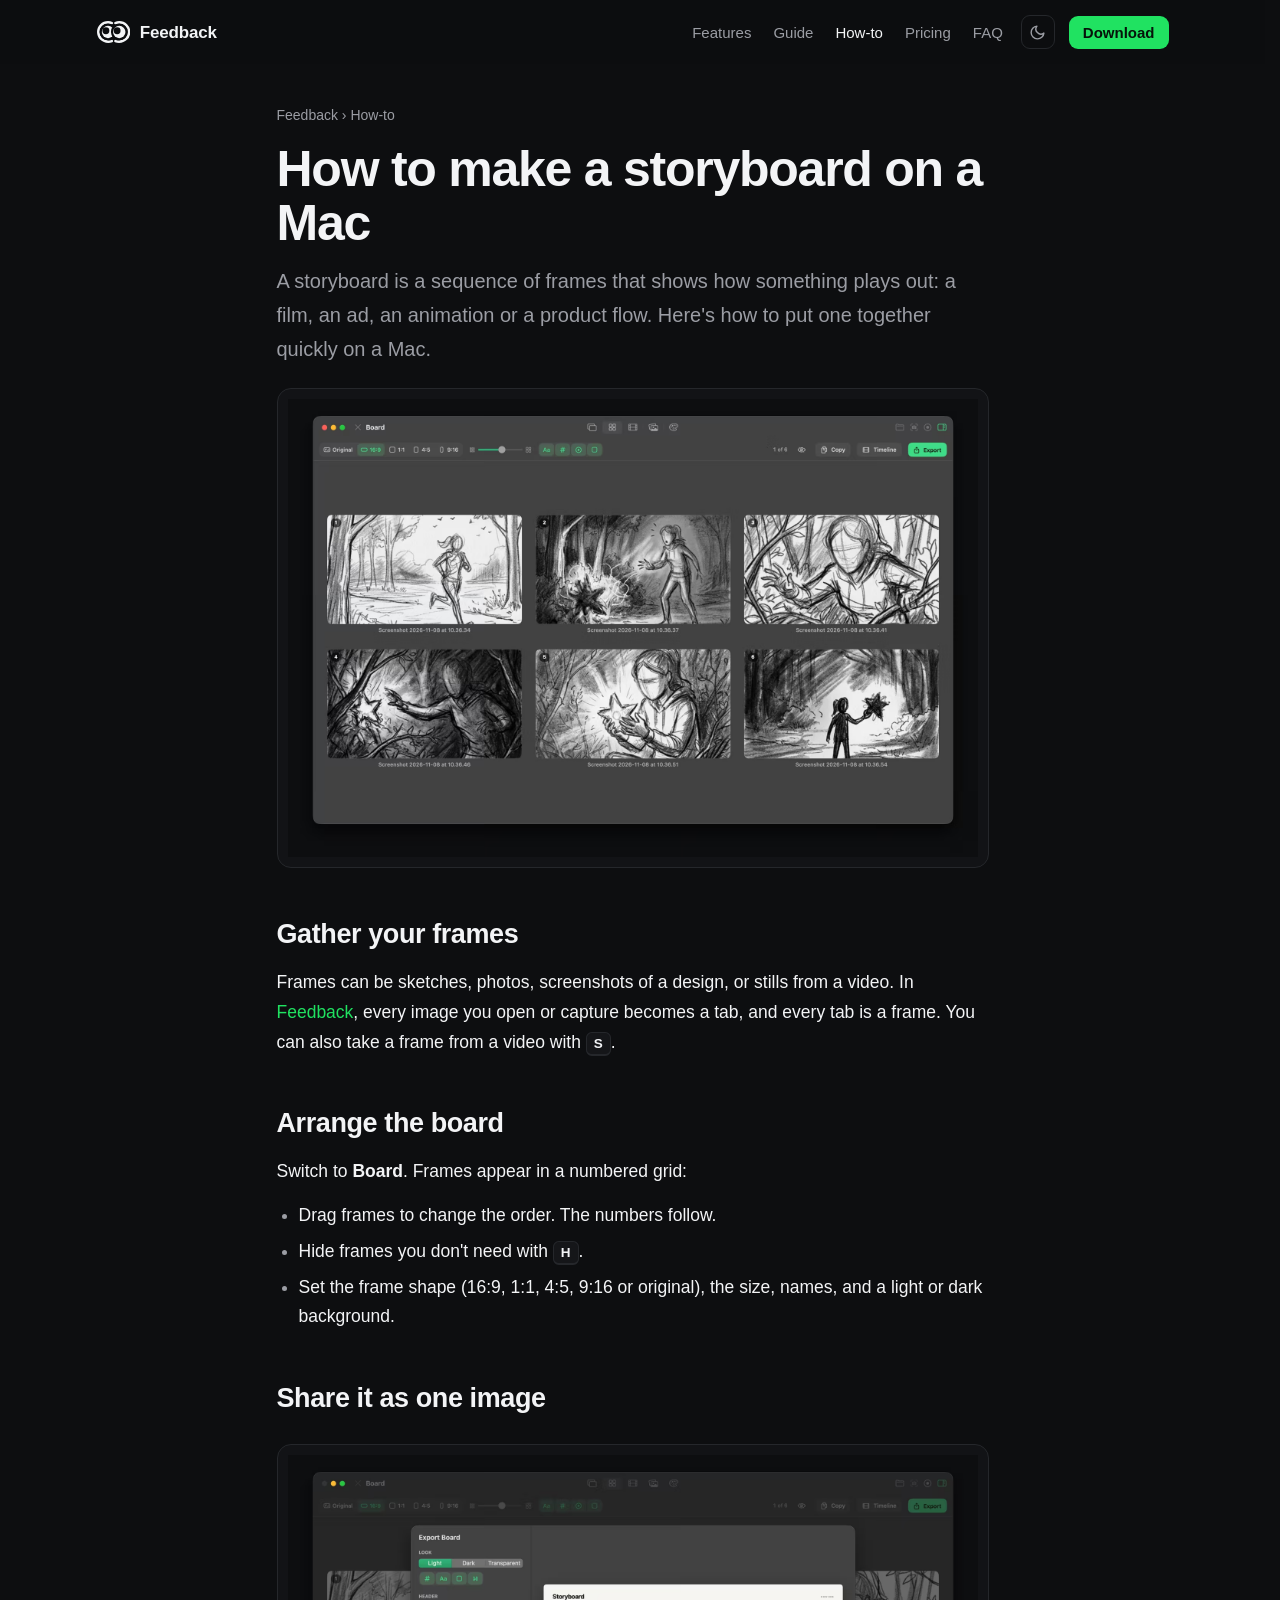
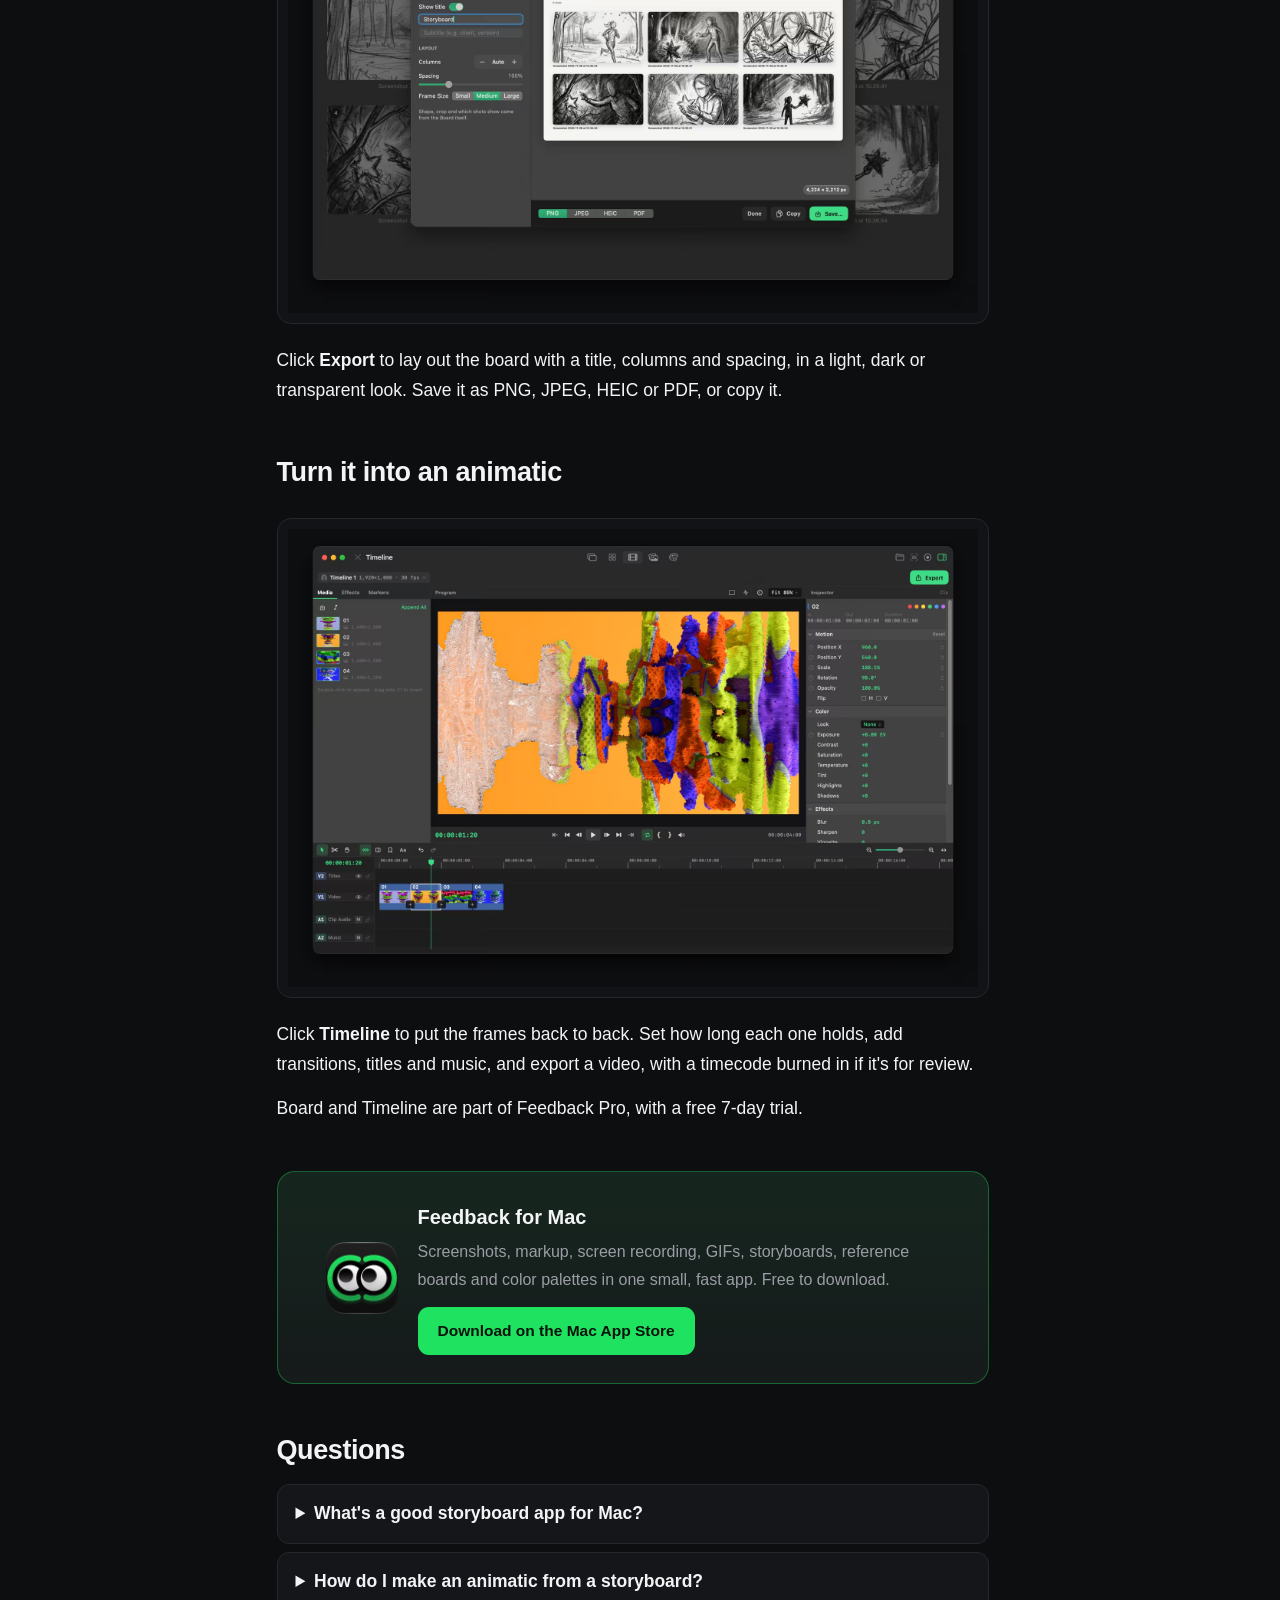
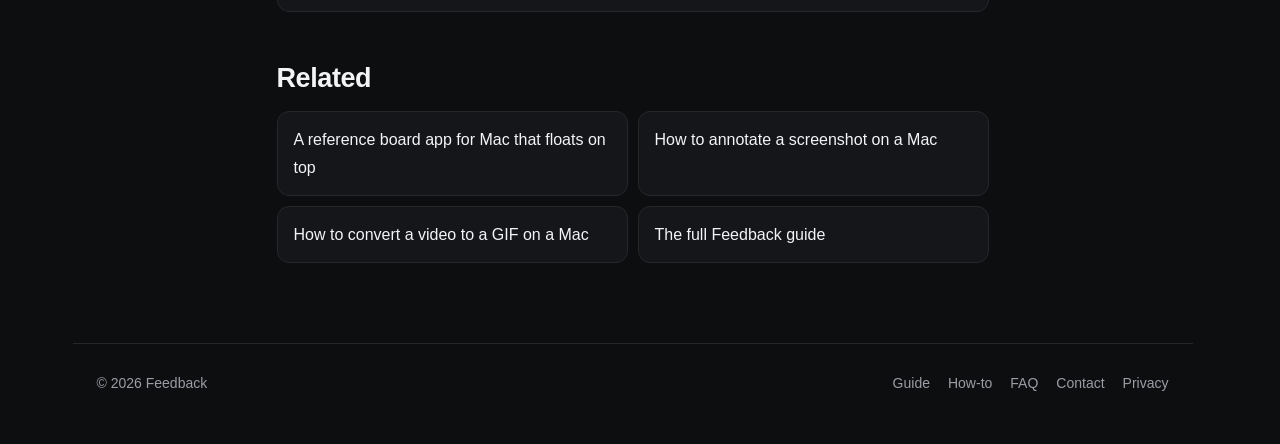
<file: how-to/make-a-storyboard-on-mac.html>
<!doctype html>
<html lang="en">
<head>
<meta charset="utf-8">
<script>try{document.documentElement.dataset.theme=localStorage.getItem('theme')==='light'?'light':'dark'}catch(e){document.documentElement.dataset.theme='dark'}</script>
<link rel="stylesheet" href="/assets/theme.css?v=8">
<meta name="viewport" content="width=device-width, initial-scale=1">
<title>How to Make a Storyboard on Mac from Screenshots or Sketches – Feedback</title>
<meta name="description" content="Make a storyboard on a Mac from screenshots, sketches or video frames: number and reorder frames, export the board as one image, and cut an animatic with timing and sound.">
<link rel="canonical" href="https://feedbackformac.app/how-to/make-a-storyboard-on-mac.html">
<meta name="theme-color" content="#0d0e10">
<link rel="icon" type="image/png" sizes="64x64" href="/images/favicon-mono-black-64.png" media="(prefers-color-scheme: light)">
<link rel="icon" type="image/png" sizes="64x64" href="/images/favicon-mono-white-64.png" media="(prefers-color-scheme: dark)">
<link rel="icon" type="image/svg+xml" href="/images/favicon.svg">
<link rel="apple-touch-icon" href="/images/apple-touch-icon.png">
<meta property="og:type" content="article">
<meta property="og:site_name" content="Feedback for Mac">
<meta property="og:title" content="How to Make a Storyboard on Mac from Screenshots or Sketches – Feedback">
<meta property="og:description" content="Make a storyboard on a Mac from screenshots, sketches or video frames: number and reorder frames, export the board as one image, and cut an animatic with timing and sound.">
<meta property="og:url" content="https://feedbackformac.app/how-to/make-a-storyboard-on-mac.html">
<meta property="og:image" content="https://feedbackformac.app/images/shot-3.jpg">
<meta name="twitter:card" content="summary_large_image">
<script type="application/ld+json">{"@context": "https://schema.org", "@graph": [{"@type": "Article", "headline": "How to make a storyboard on a Mac", "description": "Make a storyboard on a Mac from screenshots, sketches or video frames: number and reorder frames, export the board as one image, and cut an animatic with timing and sound.", "url": "https://feedbackformac.app/how-to/make-a-storyboard-on-mac.html", "image": "https://feedbackformac.app/images/shot-3.jpg", "datePublished": "2026-11-08", "dateModified": "2026-11-08", "author": {"@type": "Person", "name": "Ali Sahba"}, "publisher": {"@type": "Organization", "name": "Feedback for Mac", "logo": {"@type": "ImageObject", "url": "https://feedbackformac.app/images/apple-touch-icon.png"}}, "mainEntityOfPage": "https://feedbackformac.app/how-to/make-a-storyboard-on-mac.html"}, {"@type": "BreadcrumbList", "itemListElement": [{"@type": "ListItem", "position": 1, "name": "Feedback", "item": "https://feedbackformac.app/"}, {"@type": "ListItem", "position": 2, "name": "How-to", "item": "https://feedbackformac.app/how-to/"}, {"@type": "ListItem", "position": 3, "name": "How to make a storyboard on a Mac", "item": "https://feedbackformac.app/how-to/make-a-storyboard-on-mac.html"}]}, {"@type": "FAQPage", "mainEntity": [{"@type": "Question", "name": "What's a good storyboard app for Mac?", "acceptedAnswer": {"@type": "Answer", "text": "Feedback lets you build a numbered storyboard from any images or screenshots, export it as one image, and turn it into an animatic on a timeline."}}, {"@type": "Question", "name": "How do I make an animatic from a storyboard?", "acceptedAnswer": {"@type": "Answer", "text": "Put the frames on a timeline, set how long each one holds, and add transitions and sound. In Feedback, click Timeline on the Board to do this."}}]}]}</script>
<style>
:root{--bg:#0d0e10;--panel:#151619;--line:#25272b;--text:#f3f4f6;--muted:#9b9da4;--green:#20e261;--green-ink:#06130a}
*{box-sizing:border-box}html{scroll-behavior:smooth}
body{margin:0;background:var(--bg);color:var(--text);font:17.5px/1.7 -apple-system,BlinkMacSystemFont,"SF Pro Text","Helvetica Neue",Arial,sans-serif;-webkit-font-smoothing:antialiased}
a{color:var(--green);text-decoration:none}a:hover{text-decoration:underline}
img{max-width:100%;height:auto}
.top{position:sticky;top:0;z-index:10;background:rgba(13,14,16,.8);backdrop-filter:saturate(160%) blur(14px);-webkit-backdrop-filter:saturate(160%) blur(14px)}
.top .in{max-width:1120px;margin:0 auto;padding:0 24px;display:flex;justify-content:space-between;align-items:center;height:64px}
.brand{display:flex;align-items:center;gap:10px;color:var(--text);font-weight:650}.brand:hover{text-decoration:none}
.top nav a{color:var(--muted);margin-left:22px;font-size:15px}.top nav a:hover,.top nav a.current{color:var(--text);text-decoration:none}
.top nav .cta{color:var(--green-ink);background:var(--green);padding:7px 14px;border-radius:9px;font-weight:600}
main{max-width:760px;margin:0 auto;padding:40px 24px 0}
.crumbs{font-size:14px;color:var(--muted)}.crumbs a{color:var(--muted)}
h1{font-size:clamp(34px,5.4vw,50px);line-height:1.08;letter-spacing:-.025em;margin:14px 0 14px}
.intro{color:var(--muted);font-size:20px;margin:0 0 8px}
h2{font-size:27px;letter-spacing:-.015em;margin:44px 0 10px}
p{margin:0 0 14px}ul,ol{margin:0 0 14px;padding-left:22px}li{margin:6px 0}li::marker{color:var(--muted)}
figure{margin:22px 0;background:#121316;border:1px solid var(--line);border-radius:14px;padding:10px}figure img{display:block;width:100%;height:auto}
figure.tall{max-width:340px}
kbd{font:600 13.5px/1 -apple-system,BlinkMacSystemFont,sans-serif;background:var(--panel);border:1px solid var(--line);border-bottom-width:2px;border-radius:6px;padding:3px 7px;white-space:nowrap}
table{width:100%;border-collapse:collapse;margin:8px 0 16px;font-size:16px}td{padding:9px 10px;border-bottom:1px solid var(--line);vertical-align:top}td:first-child{white-space:nowrap;width:1%}
.cta-box{margin:48px 0 0;background:linear-gradient(180deg,rgba(32,226,97,.08),rgba(32,226,97,.02)),var(--panel);border:1px solid rgba(32,226,97,.35);border-radius:18px;padding:28px;display:flex;gap:20px;align-items:center}
.cta-box img{width:72px;height:72px;flex:none}.cta-box h3{margin:0 0 4px;font-size:20px}.cta-box p{margin:0 0 14px;color:var(--muted);font-size:16px}
.button{display:inline-block;background:var(--green);color:var(--green-ink);font-weight:650;padding:11px 20px;border-radius:11px;font-size:15.5px}.button:hover{text-decoration:none;filter:brightness(1.06)}
.faq details{background:var(--panel);border:1px solid var(--line);border-radius:12px;padding:0 18px;margin-bottom:8px}
.faq summary{cursor:pointer;padding:14px 0;font-weight:600}.faq details p{color:var(--muted)}
.related{display:grid;grid-template-columns:1fr 1fr;gap:10px;margin-top:10px}
.related a{background:var(--panel);border:1px solid var(--line);border-radius:12px;padding:14px 16px;color:var(--text);font-size:16px}.related a:hover{border-color:rgba(32,226,97,.5);text-decoration:none}
footer{max-width:1120px;margin:80px auto 0;padding:28px 24px 48px;border-top:1px solid var(--line);color:var(--muted);font-size:14px;display:flex;justify-content:space-between;flex-wrap:wrap;gap:10px}
footer a{color:var(--muted);margin-left:18px}
@media(max-width:760px){.top nav a:not(.cta){display:none}.related{grid-template-columns:1fr}.cta-box{flex-direction:column;align-items:flex-start}td:first-child{white-space:normal}}
</style>
</head>
<body>
<header class="top"><div class="in">
<a class="brand" href="/"><svg class="mark" viewBox="16 184 994 656" aria-hidden="true"><mask id="fbmark" maskUnits="userSpaceOnUse" x="0" y="0" width="1024" height="1024"><path d="M563.45,244.32c35.75-15.12,75.06-23.49,116.33-23.49,165.05,0,292.54,127,292.54,292.05s-132.92,289.17-297.97,289.17c-56.64,0-95.07-14.69-108.24-20.04" fill="none" stroke="#fff" stroke-width="73" stroke-linecap="round"/><path d="M459.34,782.02c-13.17,5.34-51.6,20.04-108.24,20.04-165.05,0-297.97-124.11-297.97-289.17,0-165.05,127.48-292.05,292.54-292.05,41.26,0,80.57,8.36,116.33,23.49" fill="none" stroke="#fff" stroke-width="73" stroke-linecap="round"/><circle cx="344.84" cy="511.98" r="248.23"/><circle cx="344.84" cy="511.98" r="184.41" fill="#fff"/><circle cx="679.77" cy="511.98" r="248.23"/><circle cx="679.77" cy="511.98" r="184.41" fill="#fff"/><circle cx="281.6" cy="476.04" r="102.26"/><circle cx="616.54" cy="476.04" r="102.26"/></mask><rect x="0" y="0" width="1024" height="1024" fill="currentColor" mask="url(#fbmark)"/></svg>Feedback</a>
<nav aria-label="Main"><a href="/#features">Features</a><a href="/guide.html">Guide</a><a href="/how-to/" class="current">How-to</a><a href="/#pricing">Pricing</a><a href="/#faq">FAQ</a><button type="button" class="theme-toggle" aria-label="Switch to light mode" title="Switch to light mode"><svg class="moon" viewBox="0 0 24 24" fill="none" stroke="currentColor" stroke-width="2" stroke-linecap="round" stroke-linejoin="round" aria-hidden="true"><path d="M21 12.8A9 9 0 1 1 11.2 3a7 7 0 0 0 9.8 9.8z"/></svg><svg class="sun" viewBox="0 0 24 24" fill="none" stroke="currentColor" stroke-width="2" stroke-linecap="round" aria-hidden="true"><circle cx="12" cy="12" r="4.5"/><path d="M12 2v2M12 20v2M4.9 4.9l1.4 1.4M17.7 17.7l1.4 1.4M2 12h2M20 12h2M4.9 19.1l1.4-1.4M17.7 6.3l1.4-1.4"/></svg></button><a class="cta" href="https://apps.apple.com/app/id6832037599">Download</a><button type="button" class="menu-btn" aria-label="Open menu"><svg viewBox="0 0 24 24" fill="none" stroke="currentColor" stroke-width="2" stroke-linecap="round" aria-hidden="true"><path d="M4 7h16M4 12h16M4 17h16"/></svg></button></nav>
</div></header>
<main>
<div class="crumbs"><a href="/">Feedback</a> › <a href="/how-to/">How-to</a></div>
<h1>How to make a storyboard on a Mac</h1>
<p class="intro">A storyboard is a sequence of frames that shows how something plays out: a film, an ad, an animation or a product flow. Here&#x27;s how to put one together quickly on a Mac.</p>
<figure><picture><source srcset="../images/shot-3.avif" type="image/avif"><img src="../images/shot-3.jpg" width="1800" height="1196" loading="lazy" alt="A storyboard of six numbered sketch frames in Feedback"></picture></figure>
<h2>Gather your frames</h2>
<p>Frames can be sketches, photos, screenshots of a design, or stills from a video. In <a href="https://feedbackformac.app/">Feedback</a>, every image you open or capture becomes a tab, and every tab is a frame. You can also take a frame from a video with <kbd>S</kbd>.</p>
<h2>Arrange the board</h2>
<p>Switch to <strong>Board</strong>. Frames appear in a numbered grid:</p>
<ul>
<li>Drag frames to change the order. The numbers follow.</li>
<li>Hide frames you don't need with <kbd>H</kbd>.</li>
<li>Set the frame shape (16:9, 1:1, 4:5, 9:16 or original), the size, names, and a light or dark background.</li>
</ul>
<h2>Share it as one image</h2>
<figure><picture><source srcset="../images/board-export.avif" type="image/avif"><img src="../images/board-export.jpg" width="1800" height="1196" loading="lazy" alt="Exporting a storyboard as one image"></picture></figure>
<p>Click <strong>Export</strong> to lay out the board with a title, columns and spacing, in a light, dark or transparent look. Save it as PNG, JPEG, HEIC or PDF, or copy it.</p>
<h2>Turn it into an animatic</h2>
<figure><picture><source srcset="../images/shot-4.avif" type="image/avif"><img src="../images/shot-4.jpg" width="1800" height="1196" loading="lazy" alt="The storyboard as an animatic on the Timeline"></picture></figure>
<p>Click <strong>Timeline</strong> to put the frames back to back. Set how long each one holds, add transitions, titles and music, and export a video, with a timecode burned in if it's for review.</p>
<p>Board and Timeline are part of Feedback Pro, with a free 7-day trial.</p>
<div class="cta-box">
<picture><source srcset="/images/icon.avif" type="image/avif"><img src="/images/icon.png" alt="Feedback app icon" width="72" height="72"></picture>
<div><h3>Feedback for Mac</h3>
<p>Screenshots, markup, screen recording, GIFs, storyboards, reference boards and color palettes in one small, fast app. Free to download.</p>
<a class="button" href="https://apps.apple.com/app/id6832037599">Download on the Mac App Store</a></div>
</div>
<h2>Questions</h2>
<div class="faq">
<details><summary>What&#x27;s a good storyboard app for Mac?</summary><p>Feedback lets you build a numbered storyboard from any images or screenshots, export it as one image, and turn it into an animatic on a timeline.</p></details>
<details><summary>How do I make an animatic from a storyboard?</summary><p>Put the frames on a timeline, set how long each one holds, and add transitions and sound. In Feedback, click Timeline on the Board to do this.</p></details>
</div>
<h2>Related</h2>
<div class="related">
<a href="reference-board-app-for-mac.html">A reference board app for Mac that floats on top</a>
<a href="annotate-a-screenshot-on-mac.html">How to annotate a screenshot on a Mac</a>
<a href="convert-video-to-gif-on-mac.html">How to convert a video to a GIF on a Mac</a>
<a href="/guide.html">The full Feedback guide</a>
</div>
</main>
<script src="/assets/lightbox.js?v=8" defer></script>
<script src="/assets/theme.js?v=8" defer></script>
<script src="/assets/menu.js?v=8" defer></script>
<footer><span>© 2026 Feedback</span><span><a href="/guide.html">Guide</a><a href="/how-to/">How-to</a><a href="/#faq">FAQ</a><a href="mailto:feedback.contact@icloud.com">Contact</a><a href="/#privacy">Privacy</a></span></footer>
</body>
</html>
</file>
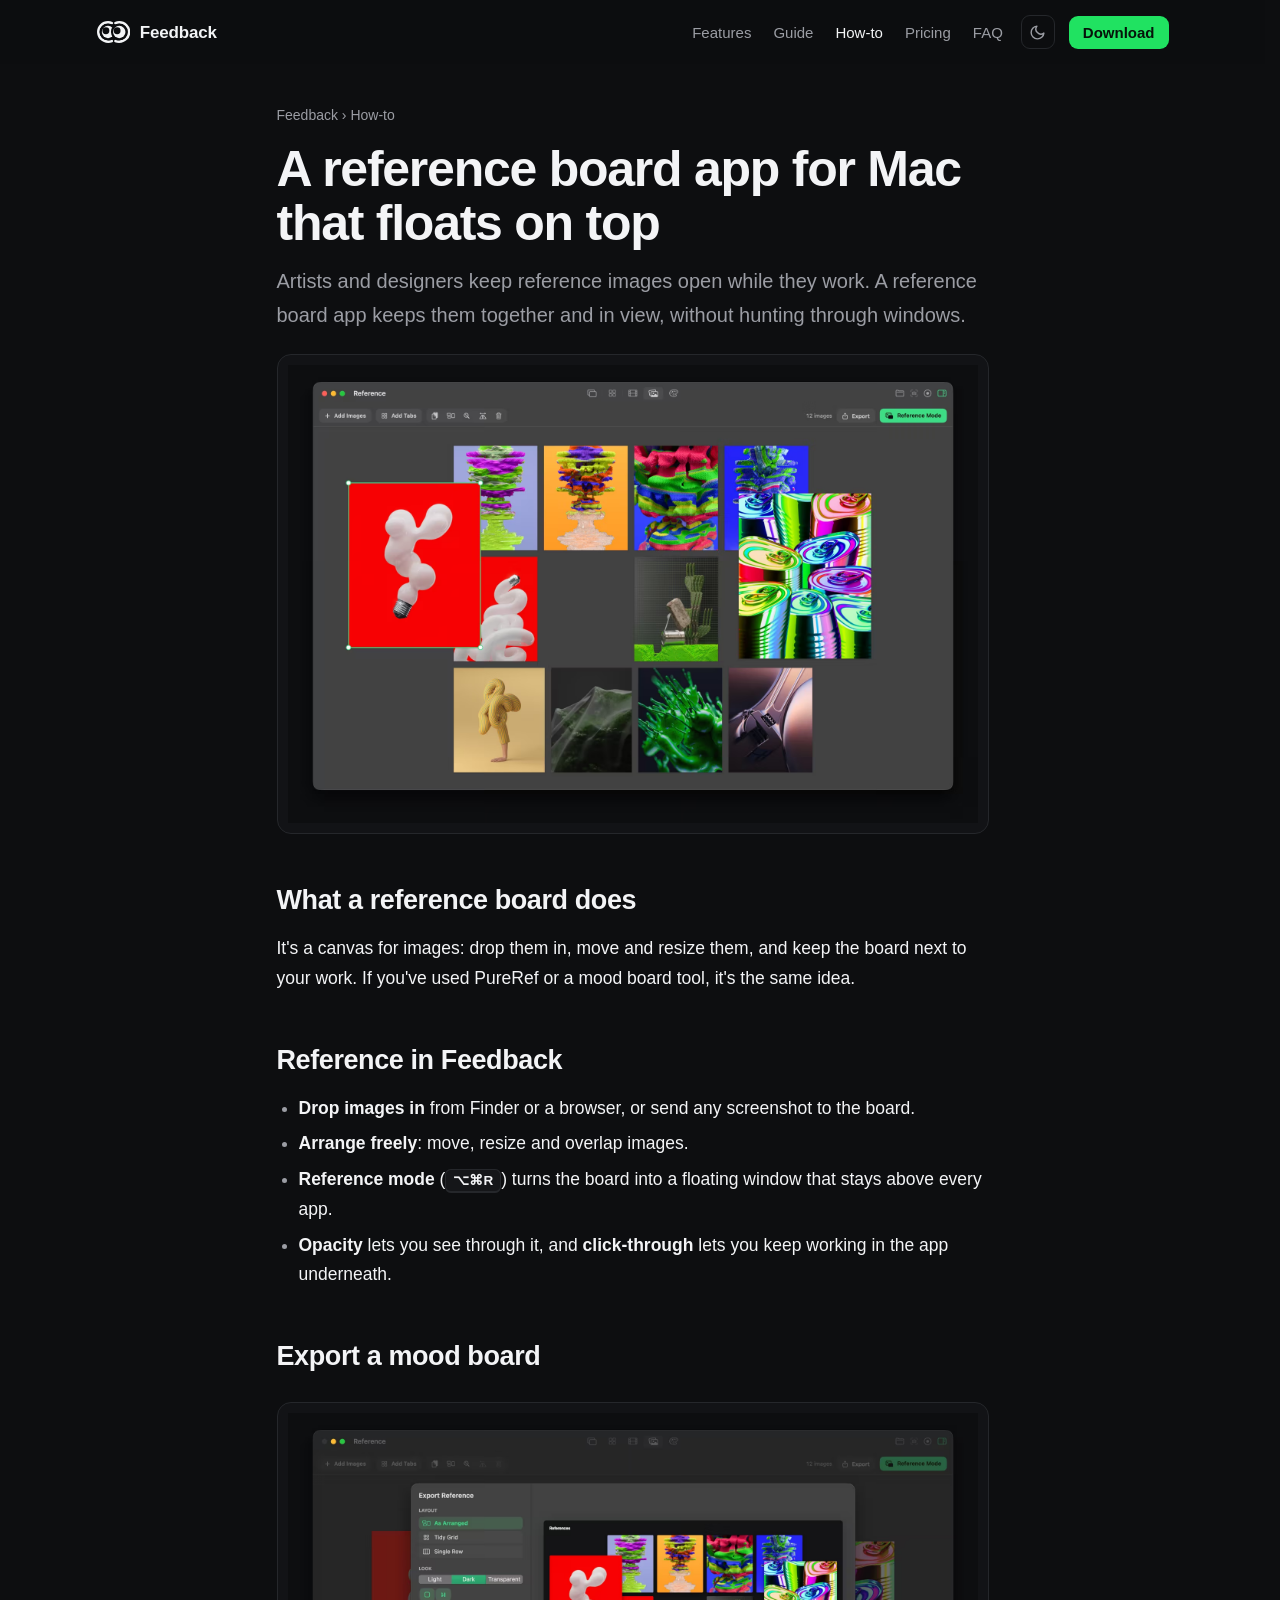
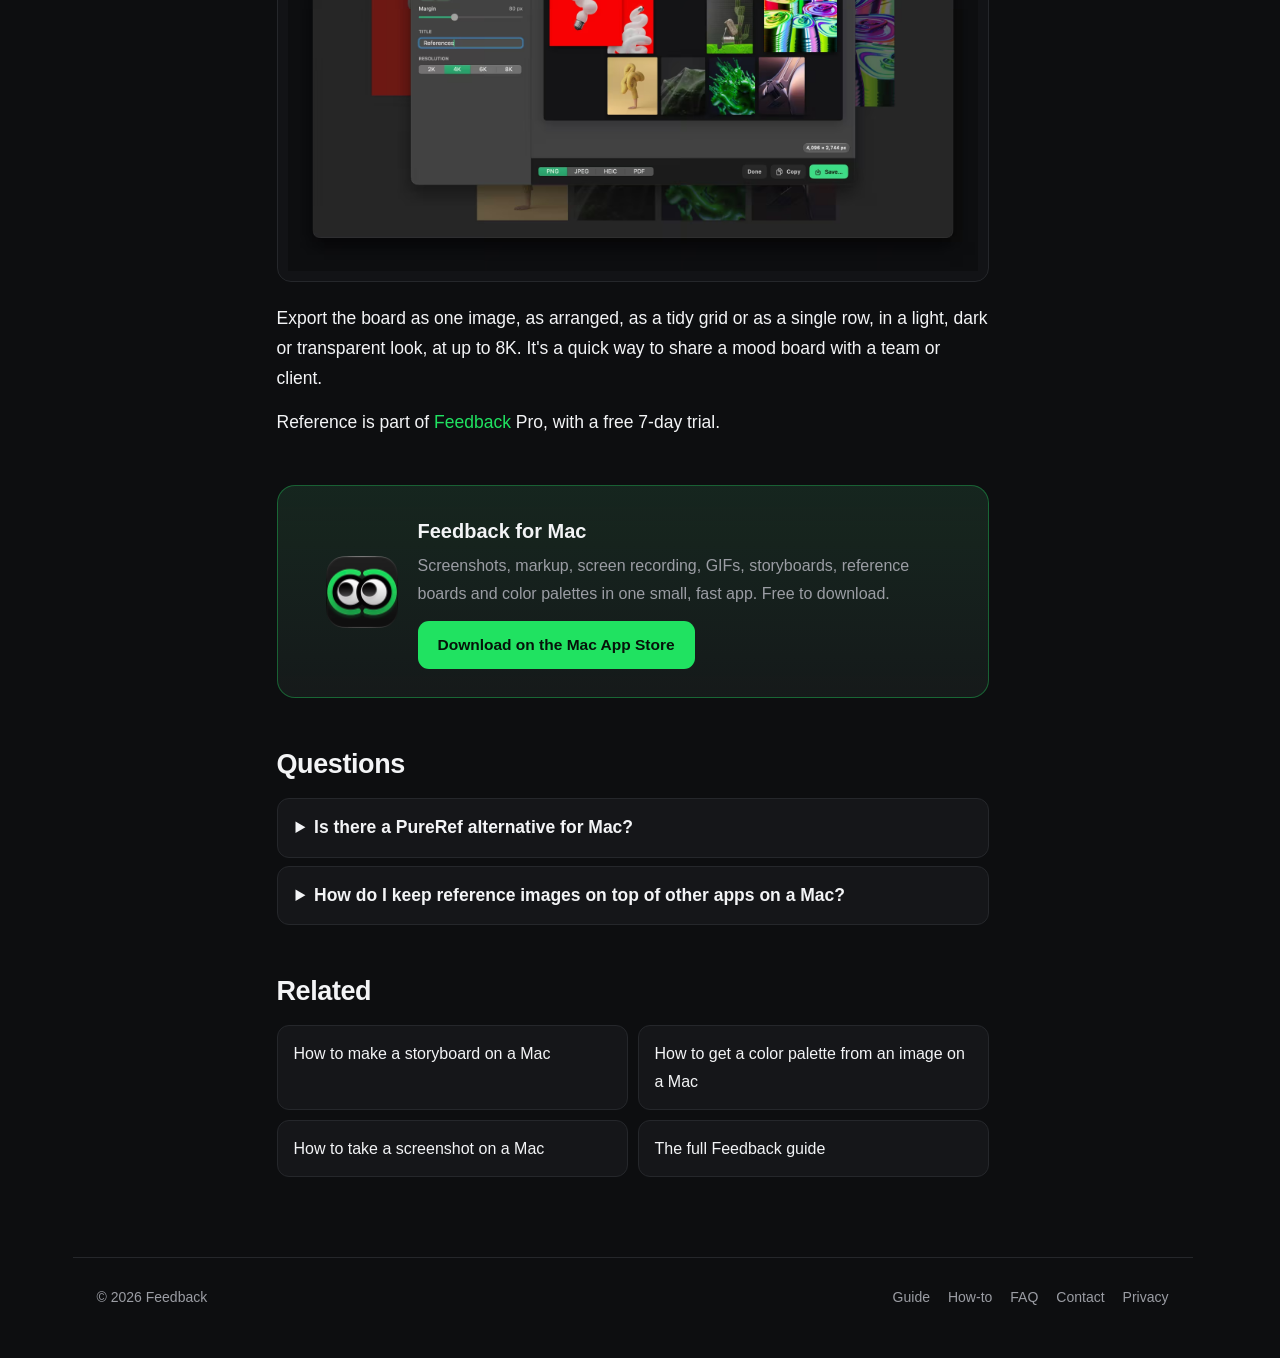
<file: how-to/reference-board-app-for-mac.html>
<!doctype html>
<html lang="en">
<head>
<meta charset="utf-8">
<script>try{document.documentElement.dataset.theme=localStorage.getItem('theme')==='light'?'light':'dark'}catch(e){document.documentElement.dataset.theme='dark'}</script>
<link rel="stylesheet" href="/assets/theme.css?v=8">
<meta name="viewport" content="width=device-width, initial-scale=1">
<title>Reference Board App for Mac – Floating Mood Board – Feedback</title>
<meta name="description" content="Collect reference images on a free-form board and keep it floating above any app while you draw, design or edit. Set its opacity, let clicks pass through, and export a mood board.">
<link rel="canonical" href="https://feedbackformac.app/how-to/reference-board-app-for-mac.html">
<meta name="theme-color" content="#0d0e10">
<link rel="icon" type="image/png" sizes="64x64" href="/images/favicon-mono-black-64.png" media="(prefers-color-scheme: light)">
<link rel="icon" type="image/png" sizes="64x64" href="/images/favicon-mono-white-64.png" media="(prefers-color-scheme: dark)">
<link rel="icon" type="image/svg+xml" href="/images/favicon.svg">
<link rel="apple-touch-icon" href="/images/apple-touch-icon.png">
<meta property="og:type" content="article">
<meta property="og:site_name" content="Feedback for Mac">
<meta property="og:title" content="Reference Board App for Mac – Floating Mood Board – Feedback">
<meta property="og:description" content="Collect reference images on a free-form board and keep it floating above any app while you draw, design or edit. Set its opacity, let clicks pass through, and export a mood board.">
<meta property="og:url" content="https://feedbackformac.app/how-to/reference-board-app-for-mac.html">
<meta property="og:image" content="https://feedbackformac.app/images/shot-5.jpg">
<meta name="twitter:card" content="summary_large_image">
<script type="application/ld+json">{"@context": "https://schema.org", "@graph": [{"@type": "Article", "headline": "A reference board app for Mac that floats on top", "description": "Collect reference images on a free-form board and keep it floating above any app while you draw, design or edit. Set its opacity, let clicks pass through, and export a mood board.", "url": "https://feedbackformac.app/how-to/reference-board-app-for-mac.html", "image": "https://feedbackformac.app/images/shot-5.jpg", "datePublished": "2026-11-08", "dateModified": "2026-11-08", "author": {"@type": "Person", "name": "Ali Sahba"}, "publisher": {"@type": "Organization", "name": "Feedback for Mac", "logo": {"@type": "ImageObject", "url": "https://feedbackformac.app/images/apple-touch-icon.png"}}, "mainEntityOfPage": "https://feedbackformac.app/how-to/reference-board-app-for-mac.html"}, {"@type": "BreadcrumbList", "itemListElement": [{"@type": "ListItem", "position": 1, "name": "Feedback", "item": "https://feedbackformac.app/"}, {"@type": "ListItem", "position": 2, "name": "How-to", "item": "https://feedbackformac.app/how-to/"}, {"@type": "ListItem", "position": 3, "name": "A reference board app for Mac that floats on top", "item": "https://feedbackformac.app/how-to/reference-board-app-for-mac.html"}]}, {"@type": "FAQPage", "mainEntity": [{"@type": "Question", "name": "Is there a PureRef alternative for Mac?", "acceptedAnswer": {"@type": "Answer", "text": "Feedback includes a reference board that floats above other apps, with opacity and click-through, and exports mood boards as images."}}, {"@type": "Question", "name": "How do I keep reference images on top of other apps on a Mac?", "acceptedAnswer": {"@type": "Answer", "text": "Use an app with an always-on-top board. In Feedback, press Option-Command-R to float the reference board above every app."}}]}]}</script>
<style>
:root{--bg:#0d0e10;--panel:#151619;--line:#25272b;--text:#f3f4f6;--muted:#9b9da4;--green:#20e261;--green-ink:#06130a}
*{box-sizing:border-box}html{scroll-behavior:smooth}
body{margin:0;background:var(--bg);color:var(--text);font:17.5px/1.7 -apple-system,BlinkMacSystemFont,"SF Pro Text","Helvetica Neue",Arial,sans-serif;-webkit-font-smoothing:antialiased}
a{color:var(--green);text-decoration:none}a:hover{text-decoration:underline}
img{max-width:100%;height:auto}
.top{position:sticky;top:0;z-index:10;background:rgba(13,14,16,.8);backdrop-filter:saturate(160%) blur(14px);-webkit-backdrop-filter:saturate(160%) blur(14px)}
.top .in{max-width:1120px;margin:0 auto;padding:0 24px;display:flex;justify-content:space-between;align-items:center;height:64px}
.brand{display:flex;align-items:center;gap:10px;color:var(--text);font-weight:650}.brand:hover{text-decoration:none}
.top nav a{color:var(--muted);margin-left:22px;font-size:15px}.top nav a:hover,.top nav a.current{color:var(--text);text-decoration:none}
.top nav .cta{color:var(--green-ink);background:var(--green);padding:7px 14px;border-radius:9px;font-weight:600}
main{max-width:760px;margin:0 auto;padding:40px 24px 0}
.crumbs{font-size:14px;color:var(--muted)}.crumbs a{color:var(--muted)}
h1{font-size:clamp(34px,5.4vw,50px);line-height:1.08;letter-spacing:-.025em;margin:14px 0 14px}
.intro{color:var(--muted);font-size:20px;margin:0 0 8px}
h2{font-size:27px;letter-spacing:-.015em;margin:44px 0 10px}
p{margin:0 0 14px}ul,ol{margin:0 0 14px;padding-left:22px}li{margin:6px 0}li::marker{color:var(--muted)}
figure{margin:22px 0;background:#121316;border:1px solid var(--line);border-radius:14px;padding:10px}figure img{display:block;width:100%;height:auto}
figure.tall{max-width:340px}
kbd{font:600 13.5px/1 -apple-system,BlinkMacSystemFont,sans-serif;background:var(--panel);border:1px solid var(--line);border-bottom-width:2px;border-radius:6px;padding:3px 7px;white-space:nowrap}
table{width:100%;border-collapse:collapse;margin:8px 0 16px;font-size:16px}td{padding:9px 10px;border-bottom:1px solid var(--line);vertical-align:top}td:first-child{white-space:nowrap;width:1%}
.cta-box{margin:48px 0 0;background:linear-gradient(180deg,rgba(32,226,97,.08),rgba(32,226,97,.02)),var(--panel);border:1px solid rgba(32,226,97,.35);border-radius:18px;padding:28px;display:flex;gap:20px;align-items:center}
.cta-box img{width:72px;height:72px;flex:none}.cta-box h3{margin:0 0 4px;font-size:20px}.cta-box p{margin:0 0 14px;color:var(--muted);font-size:16px}
.button{display:inline-block;background:var(--green);color:var(--green-ink);font-weight:650;padding:11px 20px;border-radius:11px;font-size:15.5px}.button:hover{text-decoration:none;filter:brightness(1.06)}
.faq details{background:var(--panel);border:1px solid var(--line);border-radius:12px;padding:0 18px;margin-bottom:8px}
.faq summary{cursor:pointer;padding:14px 0;font-weight:600}.faq details p{color:var(--muted)}
.related{display:grid;grid-template-columns:1fr 1fr;gap:10px;margin-top:10px}
.related a{background:var(--panel);border:1px solid var(--line);border-radius:12px;padding:14px 16px;color:var(--text);font-size:16px}.related a:hover{border-color:rgba(32,226,97,.5);text-decoration:none}
footer{max-width:1120px;margin:80px auto 0;padding:28px 24px 48px;border-top:1px solid var(--line);color:var(--muted);font-size:14px;display:flex;justify-content:space-between;flex-wrap:wrap;gap:10px}
footer a{color:var(--muted);margin-left:18px}
@media(max-width:760px){.top nav a:not(.cta){display:none}.related{grid-template-columns:1fr}.cta-box{flex-direction:column;align-items:flex-start}td:first-child{white-space:normal}}
</style>
</head>
<body>
<header class="top"><div class="in">
<a class="brand" href="/"><svg class="mark" viewBox="16 184 994 656" aria-hidden="true"><mask id="fbmark" maskUnits="userSpaceOnUse" x="0" y="0" width="1024" height="1024"><path d="M563.45,244.32c35.75-15.12,75.06-23.49,116.33-23.49,165.05,0,292.54,127,292.54,292.05s-132.92,289.17-297.97,289.17c-56.64,0-95.07-14.69-108.24-20.04" fill="none" stroke="#fff" stroke-width="73" stroke-linecap="round"/><path d="M459.34,782.02c-13.17,5.34-51.6,20.04-108.24,20.04-165.05,0-297.97-124.11-297.97-289.17,0-165.05,127.48-292.05,292.54-292.05,41.26,0,80.57,8.36,116.33,23.49" fill="none" stroke="#fff" stroke-width="73" stroke-linecap="round"/><circle cx="344.84" cy="511.98" r="248.23"/><circle cx="344.84" cy="511.98" r="184.41" fill="#fff"/><circle cx="679.77" cy="511.98" r="248.23"/><circle cx="679.77" cy="511.98" r="184.41" fill="#fff"/><circle cx="281.6" cy="476.04" r="102.26"/><circle cx="616.54" cy="476.04" r="102.26"/></mask><rect x="0" y="0" width="1024" height="1024" fill="currentColor" mask="url(#fbmark)"/></svg>Feedback</a>
<nav aria-label="Main"><a href="/#features">Features</a><a href="/guide.html">Guide</a><a href="/how-to/" class="current">How-to</a><a href="/#pricing">Pricing</a><a href="/#faq">FAQ</a><button type="button" class="theme-toggle" aria-label="Switch to light mode" title="Switch to light mode"><svg class="moon" viewBox="0 0 24 24" fill="none" stroke="currentColor" stroke-width="2" stroke-linecap="round" stroke-linejoin="round" aria-hidden="true"><path d="M21 12.8A9 9 0 1 1 11.2 3a7 7 0 0 0 9.8 9.8z"/></svg><svg class="sun" viewBox="0 0 24 24" fill="none" stroke="currentColor" stroke-width="2" stroke-linecap="round" aria-hidden="true"><circle cx="12" cy="12" r="4.5"/><path d="M12 2v2M12 20v2M4.9 4.9l1.4 1.4M17.7 17.7l1.4 1.4M2 12h2M20 12h2M4.9 19.1l1.4-1.4M17.7 6.3l1.4-1.4"/></svg></button><a class="cta" href="https://apps.apple.com/app/id6832037599">Download</a><button type="button" class="menu-btn" aria-label="Open menu"><svg viewBox="0 0 24 24" fill="none" stroke="currentColor" stroke-width="2" stroke-linecap="round" aria-hidden="true"><path d="M4 7h16M4 12h16M4 17h16"/></svg></button></nav>
</div></header>
<main>
<div class="crumbs"><a href="/">Feedback</a> › <a href="/how-to/">How-to</a></div>
<h1>A reference board app for Mac that floats on top</h1>
<p class="intro">Artists and designers keep reference images open while they work. A reference board app keeps them together and in view, without hunting through windows.</p>
<figure><picture><source srcset="../images/shot-5.avif" type="image/avif"><img src="../images/shot-5.jpg" width="1800" height="1196" loading="lazy" alt="A reference board of images in Feedback"></picture></figure>
<h2>What a reference board does</h2>
<p>It's a canvas for images: drop them in, move and resize them, and keep the board next to your work. If you've used PureRef or a mood board tool, it's the same idea.</p>
<h2>Reference in Feedback</h2>
<ul>
<li><strong>Drop images in</strong> from Finder or a browser, or send any screenshot to the board.</li>
<li><strong>Arrange freely</strong>: move, resize and overlap images.</li>
<li><strong>Reference mode</strong> (<kbd>⌥⌘R</kbd>) turns the board into a floating window that stays above every app.</li>
<li><strong>Opacity</strong> lets you see through it, and <strong>click-through</strong> lets you keep working in the app underneath.</li>
</ul>
<h2>Export a mood board</h2>
<figure><picture><source srcset="../images/reference-export.avif" type="image/avif"><img src="../images/reference-export.jpg" width="1800" height="1196" loading="lazy" alt="Exporting a reference board as a mood board image"></picture></figure>
<p>Export the board as one image, as arranged, as a tidy grid or as a single row, in a light, dark or transparent look, at up to 8K. It's a quick way to share a mood board with a team or client.</p>
<p>Reference is part of <a href="https://feedbackformac.app/">Feedback</a> Pro, with a free 7-day trial.</p>
<div class="cta-box">
<picture><source srcset="/images/icon.avif" type="image/avif"><img src="/images/icon.png" alt="Feedback app icon" width="72" height="72"></picture>
<div><h3>Feedback for Mac</h3>
<p>Screenshots, markup, screen recording, GIFs, storyboards, reference boards and color palettes in one small, fast app. Free to download.</p>
<a class="button" href="https://apps.apple.com/app/id6832037599">Download on the Mac App Store</a></div>
</div>
<h2>Questions</h2>
<div class="faq">
<details><summary>Is there a PureRef alternative for Mac?</summary><p>Feedback includes a reference board that floats above other apps, with opacity and click-through, and exports mood boards as images.</p></details>
<details><summary>How do I keep reference images on top of other apps on a Mac?</summary><p>Use an app with an always-on-top board. In Feedback, press Option-Command-R to float the reference board above every app.</p></details>
</div>
<h2>Related</h2>
<div class="related">
<a href="make-a-storyboard-on-mac.html">How to make a storyboard on a Mac</a>
<a href="color-palette-from-image-on-mac.html">How to get a color palette from an image on a Mac</a>
<a href="take-a-screenshot-on-mac.html">How to take a screenshot on a Mac</a>
<a href="/guide.html">The full Feedback guide</a>
</div>
</main>
<script src="/assets/lightbox.js?v=8" defer></script>
<script src="/assets/theme.js?v=8" defer></script>
<script src="/assets/menu.js?v=8" defer></script>
<footer><span>© 2026 Feedback</span><span><a href="/guide.html">Guide</a><a href="/how-to/">How-to</a><a href="/#faq">FAQ</a><a href="mailto:feedback.contact@icloud.com">Contact</a><a href="/#privacy">Privacy</a></span></footer>
</body>
</html>
</file>
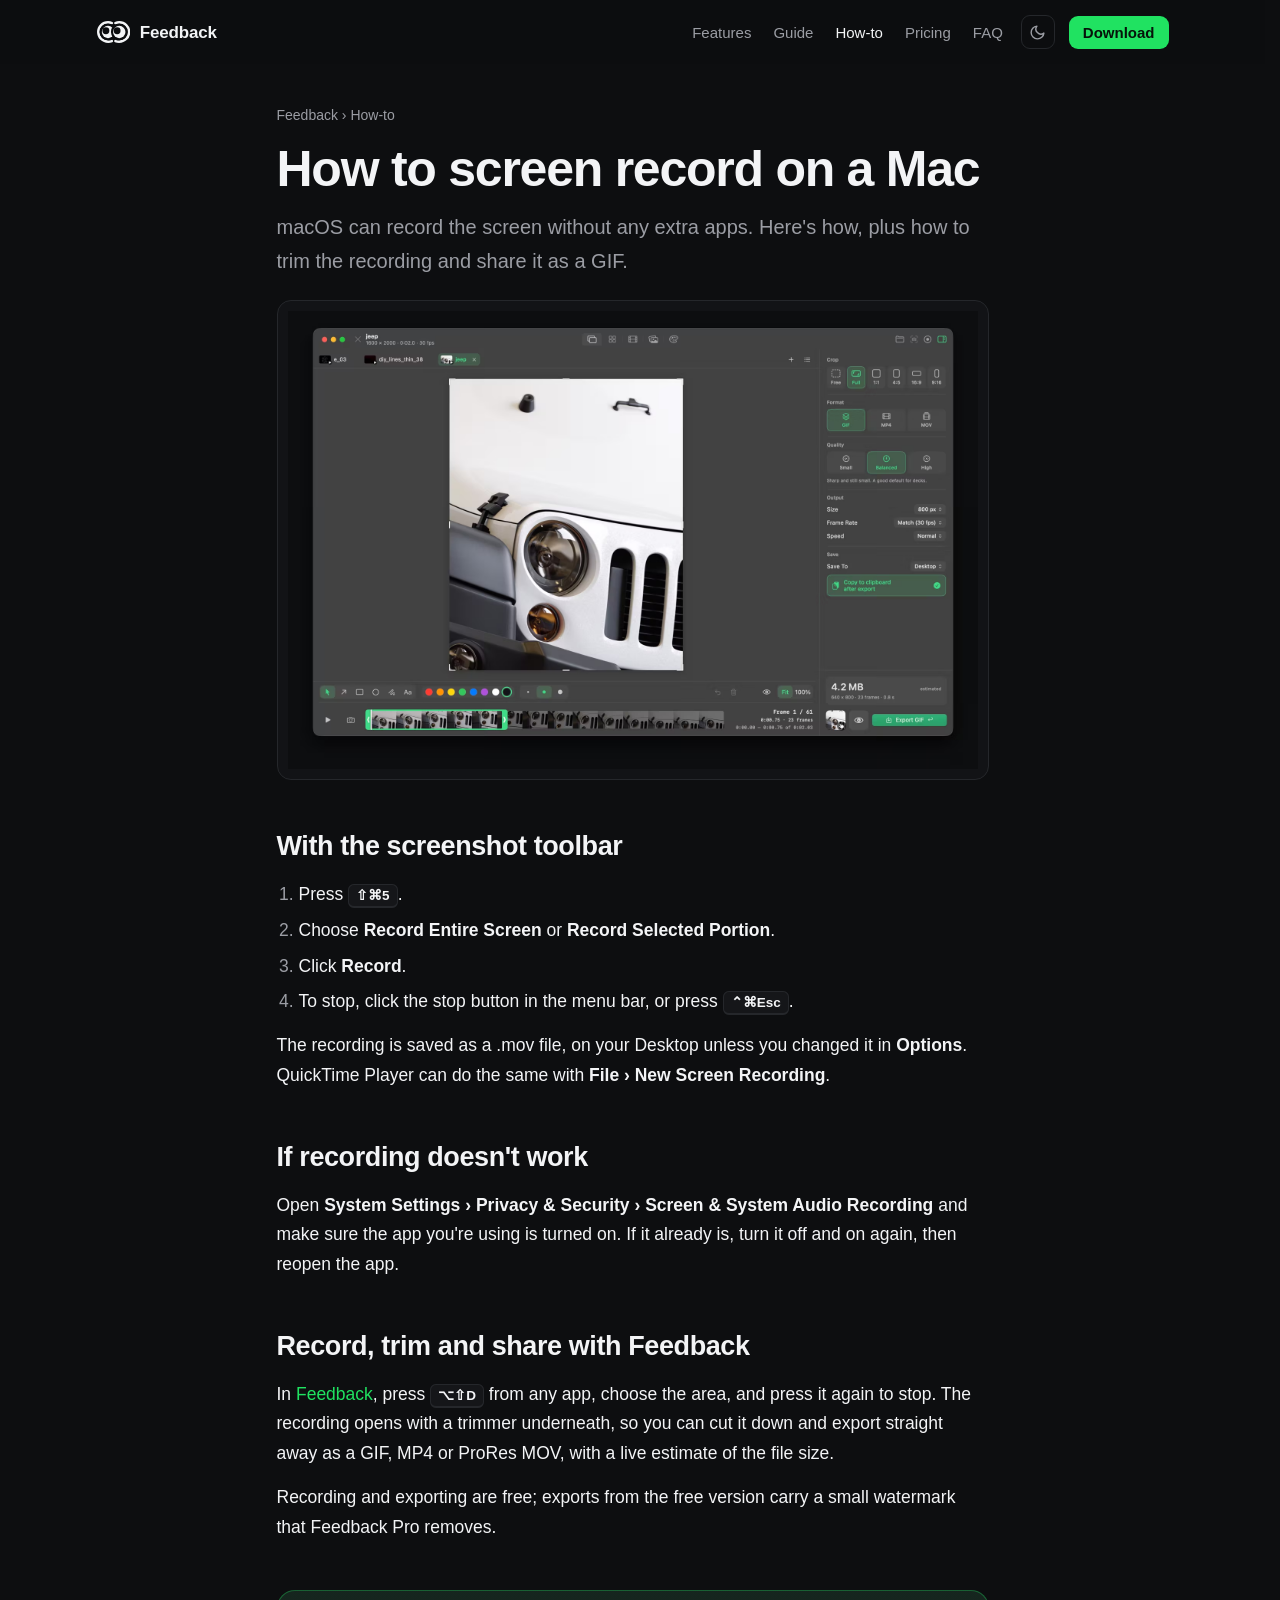
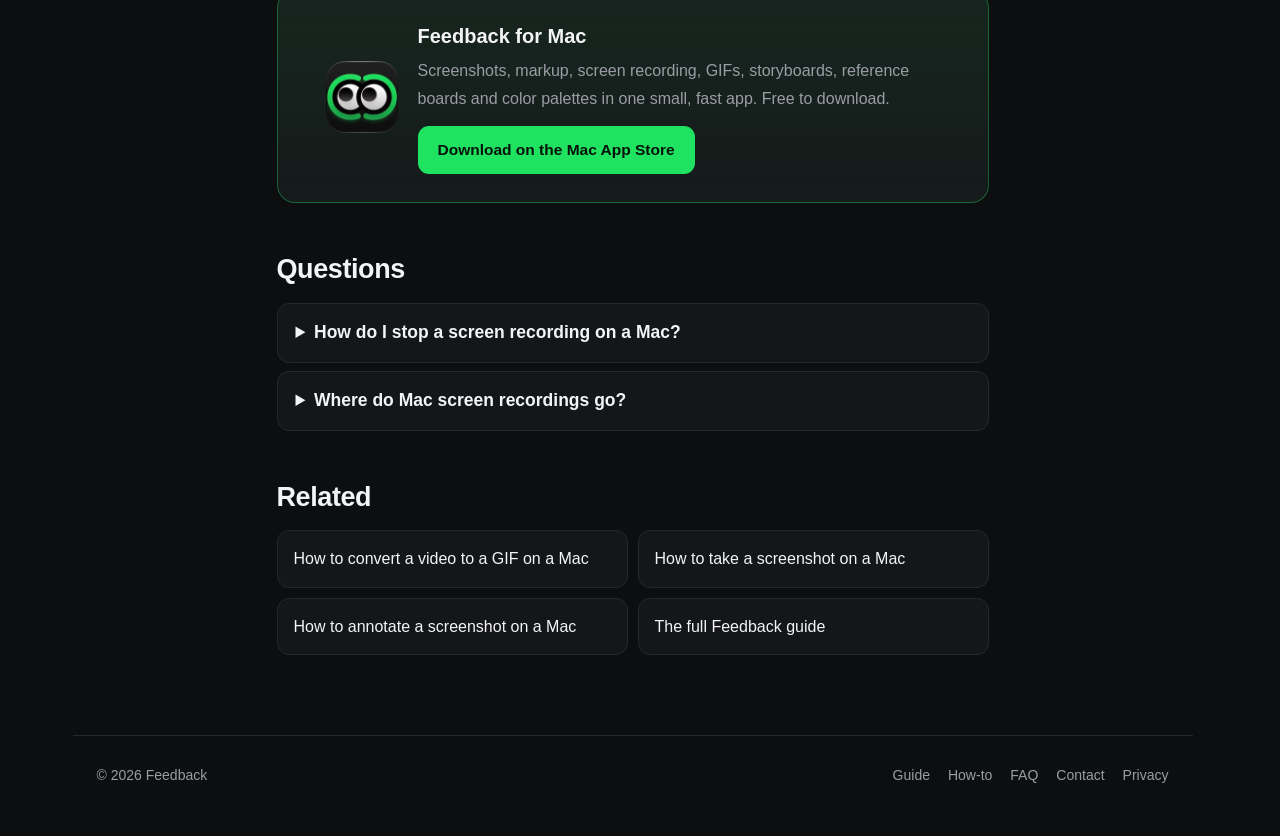
<file: how-to/screen-record-on-mac.html>
<!doctype html>
<html lang="en">
<head>
<meta charset="utf-8">
<script>try{document.documentElement.dataset.theme=localStorage.getItem('theme')==='light'?'light':'dark'}catch(e){document.documentElement.dataset.theme='dark'}</script>
<link rel="stylesheet" href="/assets/theme.css?v=8">
<meta name="viewport" content="width=device-width, initial-scale=1">
<title>How to Screen Record on Mac (and Turn It into a GIF) – Feedback</title>
<meta name="description" content="How to record your screen on a Mac with the built-in toolbar or QuickTime, how to stop a recording, and how to trim it and turn it into a GIF or MP4.">
<link rel="canonical" href="https://feedbackformac.app/how-to/screen-record-on-mac.html">
<meta name="theme-color" content="#0d0e10">
<link rel="icon" type="image/png" sizes="64x64" href="/images/favicon-mono-black-64.png" media="(prefers-color-scheme: light)">
<link rel="icon" type="image/png" sizes="64x64" href="/images/favicon-mono-white-64.png" media="(prefers-color-scheme: dark)">
<link rel="icon" type="image/svg+xml" href="/images/favicon.svg">
<link rel="apple-touch-icon" href="/images/apple-touch-icon.png">
<meta property="og:type" content="article">
<meta property="og:site_name" content="Feedback for Mac">
<meta property="og:title" content="How to Screen Record on Mac (and Turn It into a GIF) – Feedback">
<meta property="og:description" content="How to record your screen on a Mac with the built-in toolbar or QuickTime, how to stop a recording, and how to trim it and turn it into a GIF or MP4.">
<meta property="og:url" content="https://feedbackformac.app/how-to/screen-record-on-mac.html">
<meta property="og:image" content="https://feedbackformac.app/images/shot-2.jpg">
<meta name="twitter:card" content="summary_large_image">
<script type="application/ld+json">{"@context": "https://schema.org", "@graph": [{"@type": "Article", "headline": "How to screen record on a Mac", "description": "How to record your screen on a Mac with the built-in toolbar or QuickTime, how to stop a recording, and how to trim it and turn it into a GIF or MP4.", "url": "https://feedbackformac.app/how-to/screen-record-on-mac.html", "image": "https://feedbackformac.app/images/shot-2.jpg", "datePublished": "2026-11-08", "dateModified": "2026-11-08", "author": {"@type": "Person", "name": "Ali Sahba"}, "publisher": {"@type": "Organization", "name": "Feedback for Mac", "logo": {"@type": "ImageObject", "url": "https://feedbackformac.app/images/apple-touch-icon.png"}}, "mainEntityOfPage": "https://feedbackformac.app/how-to/screen-record-on-mac.html"}, {"@type": "BreadcrumbList", "itemListElement": [{"@type": "ListItem", "position": 1, "name": "Feedback", "item": "https://feedbackformac.app/"}, {"@type": "ListItem", "position": 2, "name": "How-to", "item": "https://feedbackformac.app/how-to/"}, {"@type": "ListItem", "position": 3, "name": "How to screen record on a Mac", "item": "https://feedbackformac.app/how-to/screen-record-on-mac.html"}]}, {"@type": "FAQPage", "mainEntity": [{"@type": "Question", "name": "How do I stop a screen recording on a Mac?", "acceptedAnswer": {"@type": "Answer", "text": "Click the stop button in the menu bar, or press Control-Command-Escape."}}, {"@type": "Question", "name": "Where do Mac screen recordings go?", "acceptedAnswer": {"@type": "Answer", "text": "To the Desktop by default, as .mov files. You can change the folder in the Shift-Command-5 toolbar under Options."}}]}]}</script>
<style>
:root{--bg:#0d0e10;--panel:#151619;--line:#25272b;--text:#f3f4f6;--muted:#9b9da4;--green:#20e261;--green-ink:#06130a}
*{box-sizing:border-box}html{scroll-behavior:smooth}
body{margin:0;background:var(--bg);color:var(--text);font:17.5px/1.7 -apple-system,BlinkMacSystemFont,"SF Pro Text","Helvetica Neue",Arial,sans-serif;-webkit-font-smoothing:antialiased}
a{color:var(--green);text-decoration:none}a:hover{text-decoration:underline}
img{max-width:100%;height:auto}
.top{position:sticky;top:0;z-index:10;background:rgba(13,14,16,.8);backdrop-filter:saturate(160%) blur(14px);-webkit-backdrop-filter:saturate(160%) blur(14px)}
.top .in{max-width:1120px;margin:0 auto;padding:0 24px;display:flex;justify-content:space-between;align-items:center;height:64px}
.brand{display:flex;align-items:center;gap:10px;color:var(--text);font-weight:650}.brand:hover{text-decoration:none}
.top nav a{color:var(--muted);margin-left:22px;font-size:15px}.top nav a:hover,.top nav a.current{color:var(--text);text-decoration:none}
.top nav .cta{color:var(--green-ink);background:var(--green);padding:7px 14px;border-radius:9px;font-weight:600}
main{max-width:760px;margin:0 auto;padding:40px 24px 0}
.crumbs{font-size:14px;color:var(--muted)}.crumbs a{color:var(--muted)}
h1{font-size:clamp(34px,5.4vw,50px);line-height:1.08;letter-spacing:-.025em;margin:14px 0 14px}
.intro{color:var(--muted);font-size:20px;margin:0 0 8px}
h2{font-size:27px;letter-spacing:-.015em;margin:44px 0 10px}
p{margin:0 0 14px}ul,ol{margin:0 0 14px;padding-left:22px}li{margin:6px 0}li::marker{color:var(--muted)}
figure{margin:22px 0;background:#121316;border:1px solid var(--line);border-radius:14px;padding:10px}figure img{display:block;width:100%;height:auto}
figure.tall{max-width:340px}
kbd{font:600 13.5px/1 -apple-system,BlinkMacSystemFont,sans-serif;background:var(--panel);border:1px solid var(--line);border-bottom-width:2px;border-radius:6px;padding:3px 7px;white-space:nowrap}
table{width:100%;border-collapse:collapse;margin:8px 0 16px;font-size:16px}td{padding:9px 10px;border-bottom:1px solid var(--line);vertical-align:top}td:first-child{white-space:nowrap;width:1%}
.cta-box{margin:48px 0 0;background:linear-gradient(180deg,rgba(32,226,97,.08),rgba(32,226,97,.02)),var(--panel);border:1px solid rgba(32,226,97,.35);border-radius:18px;padding:28px;display:flex;gap:20px;align-items:center}
.cta-box img{width:72px;height:72px;flex:none}.cta-box h3{margin:0 0 4px;font-size:20px}.cta-box p{margin:0 0 14px;color:var(--muted);font-size:16px}
.button{display:inline-block;background:var(--green);color:var(--green-ink);font-weight:650;padding:11px 20px;border-radius:11px;font-size:15.5px}.button:hover{text-decoration:none;filter:brightness(1.06)}
.faq details{background:var(--panel);border:1px solid var(--line);border-radius:12px;padding:0 18px;margin-bottom:8px}
.faq summary{cursor:pointer;padding:14px 0;font-weight:600}.faq details p{color:var(--muted)}
.related{display:grid;grid-template-columns:1fr 1fr;gap:10px;margin-top:10px}
.related a{background:var(--panel);border:1px solid var(--line);border-radius:12px;padding:14px 16px;color:var(--text);font-size:16px}.related a:hover{border-color:rgba(32,226,97,.5);text-decoration:none}
footer{max-width:1120px;margin:80px auto 0;padding:28px 24px 48px;border-top:1px solid var(--line);color:var(--muted);font-size:14px;display:flex;justify-content:space-between;flex-wrap:wrap;gap:10px}
footer a{color:var(--muted);margin-left:18px}
@media(max-width:760px){.top nav a:not(.cta){display:none}.related{grid-template-columns:1fr}.cta-box{flex-direction:column;align-items:flex-start}td:first-child{white-space:normal}}
</style>
</head>
<body>
<header class="top"><div class="in">
<a class="brand" href="/"><svg class="mark" viewBox="16 184 994 656" aria-hidden="true"><mask id="fbmark" maskUnits="userSpaceOnUse" x="0" y="0" width="1024" height="1024"><path d="M563.45,244.32c35.75-15.12,75.06-23.49,116.33-23.49,165.05,0,292.54,127,292.54,292.05s-132.92,289.17-297.97,289.17c-56.64,0-95.07-14.69-108.24-20.04" fill="none" stroke="#fff" stroke-width="73" stroke-linecap="round"/><path d="M459.34,782.02c-13.17,5.34-51.6,20.04-108.24,20.04-165.05,0-297.97-124.11-297.97-289.17,0-165.05,127.48-292.05,292.54-292.05,41.26,0,80.57,8.36,116.33,23.49" fill="none" stroke="#fff" stroke-width="73" stroke-linecap="round"/><circle cx="344.84" cy="511.98" r="248.23"/><circle cx="344.84" cy="511.98" r="184.41" fill="#fff"/><circle cx="679.77" cy="511.98" r="248.23"/><circle cx="679.77" cy="511.98" r="184.41" fill="#fff"/><circle cx="281.6" cy="476.04" r="102.26"/><circle cx="616.54" cy="476.04" r="102.26"/></mask><rect x="0" y="0" width="1024" height="1024" fill="currentColor" mask="url(#fbmark)"/></svg>Feedback</a>
<nav aria-label="Main"><a href="/#features">Features</a><a href="/guide.html">Guide</a><a href="/how-to/" class="current">How-to</a><a href="/#pricing">Pricing</a><a href="/#faq">FAQ</a><button type="button" class="theme-toggle" aria-label="Switch to light mode" title="Switch to light mode"><svg class="moon" viewBox="0 0 24 24" fill="none" stroke="currentColor" stroke-width="2" stroke-linecap="round" stroke-linejoin="round" aria-hidden="true"><path d="M21 12.8A9 9 0 1 1 11.2 3a7 7 0 0 0 9.8 9.8z"/></svg><svg class="sun" viewBox="0 0 24 24" fill="none" stroke="currentColor" stroke-width="2" stroke-linecap="round" aria-hidden="true"><circle cx="12" cy="12" r="4.5"/><path d="M12 2v2M12 20v2M4.9 4.9l1.4 1.4M17.7 17.7l1.4 1.4M2 12h2M20 12h2M4.9 19.1l1.4-1.4M17.7 6.3l1.4-1.4"/></svg></button><a class="cta" href="https://apps.apple.com/app/id6832037599">Download</a><button type="button" class="menu-btn" aria-label="Open menu"><svg viewBox="0 0 24 24" fill="none" stroke="currentColor" stroke-width="2" stroke-linecap="round" aria-hidden="true"><path d="M4 7h16M4 12h16M4 17h16"/></svg></button></nav>
</div></header>
<main>
<div class="crumbs"><a href="/">Feedback</a> › <a href="/how-to/">How-to</a></div>
<h1>How to screen record on a Mac</h1>
<p class="intro">macOS can record the screen without any extra apps. Here&#x27;s how, plus how to trim the recording and share it as a GIF.</p>
<figure><picture><source srcset="../images/shot-2.avif" type="image/avif"><img src="../images/shot-2.jpg" width="1800" height="1196" loading="lazy" alt="A recording open in Feedback, ready to trim and export"></picture></figure>
<h2>With the screenshot toolbar</h2>
<ol>
<li>Press <kbd>⇧⌘5</kbd>.</li>
<li>Choose <strong>Record Entire Screen</strong> or <strong>Record Selected Portion</strong>.</li>
<li>Click <strong>Record</strong>.</li>
<li>To stop, click the stop button in the menu bar, or press <kbd>⌃⌘Esc</kbd>.</li>
</ol>
<p>The recording is saved as a .mov file, on your Desktop unless you changed it in <strong>Options</strong>. QuickTime Player can do the same with <strong>File › New Screen Recording</strong>.</p>
<h2>If recording doesn&#x27;t work</h2>
<p>Open <strong>System Settings › Privacy &amp; Security › Screen &amp; System Audio Recording</strong> and make sure the app you're using is turned on. If it already is, turn it off and on again, then reopen the app.</p>
<h2>Record, trim and share with Feedback</h2>
<p>In <a href="https://feedbackformac.app/">Feedback</a>, press <kbd>⌥⇧D</kbd> from any app, choose the area, and press it again to stop. The recording opens with a trimmer underneath, so you can cut it down and export straight away as a GIF, MP4 or ProRes MOV, with a live estimate of the file size.</p>
<p>Recording and exporting are free; exports from the free version carry a small watermark that Feedback Pro removes.</p>
<div class="cta-box">
<picture><source srcset="/images/icon.avif" type="image/avif"><img src="/images/icon.png" alt="Feedback app icon" width="72" height="72"></picture>
<div><h3>Feedback for Mac</h3>
<p>Screenshots, markup, screen recording, GIFs, storyboards, reference boards and color palettes in one small, fast app. Free to download.</p>
<a class="button" href="https://apps.apple.com/app/id6832037599">Download on the Mac App Store</a></div>
</div>
<h2>Questions</h2>
<div class="faq">
<details><summary>How do I stop a screen recording on a Mac?</summary><p>Click the stop button in the menu bar, or press Control-Command-Escape.</p></details>
<details><summary>Where do Mac screen recordings go?</summary><p>To the Desktop by default, as .mov files. You can change the folder in the Shift-Command-5 toolbar under Options.</p></details>
</div>
<h2>Related</h2>
<div class="related">
<a href="convert-video-to-gif-on-mac.html">How to convert a video to a GIF on a Mac</a>
<a href="take-a-screenshot-on-mac.html">How to take a screenshot on a Mac</a>
<a href="annotate-a-screenshot-on-mac.html">How to annotate a screenshot on a Mac</a>
<a href="/guide.html">The full Feedback guide</a>
</div>
</main>
<script src="/assets/lightbox.js?v=8" defer></script>
<script src="/assets/theme.js?v=8" defer></script>
<script src="/assets/menu.js?v=8" defer></script>
<footer><span>© 2026 Feedback</span><span><a href="/guide.html">Guide</a><a href="/how-to/">How-to</a><a href="/#faq">FAQ</a><a href="mailto:feedback.contact@icloud.com">Contact</a><a href="/#privacy">Privacy</a></span></footer>
</body>
</html>
</file>
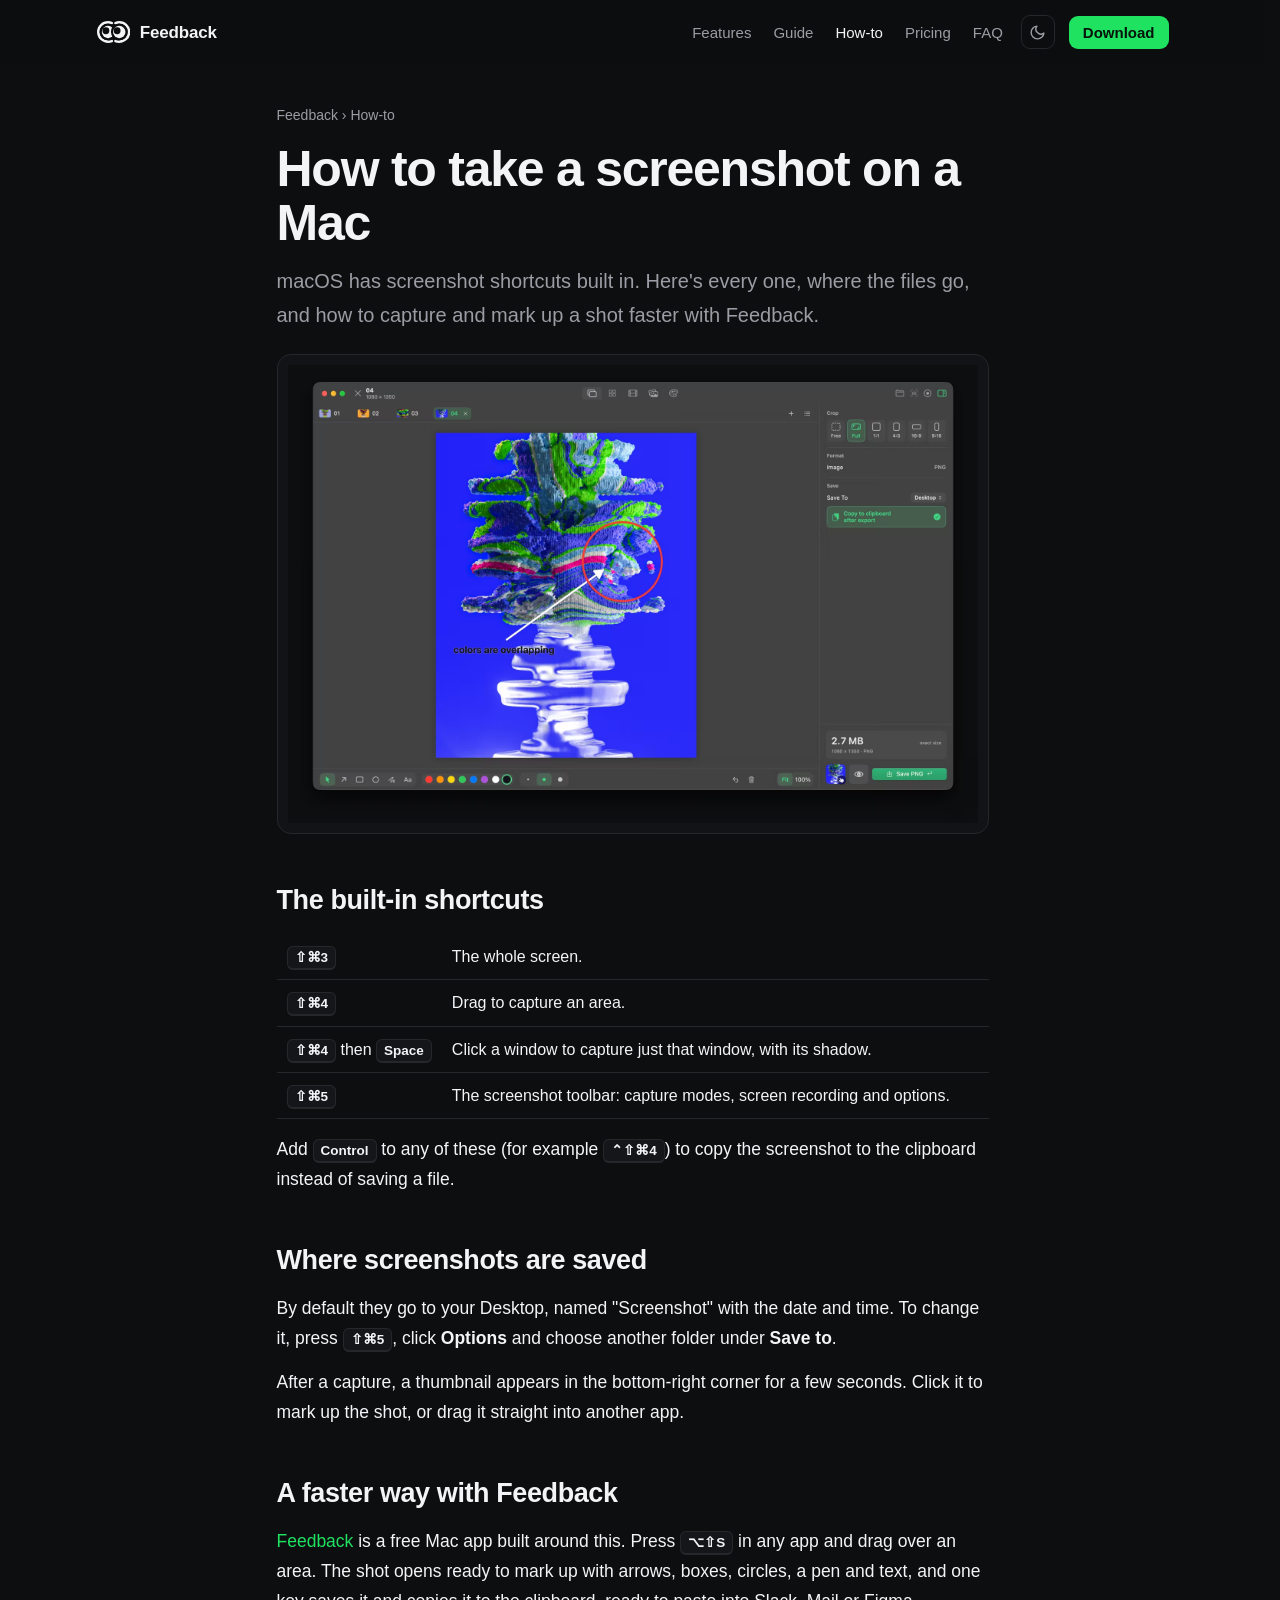
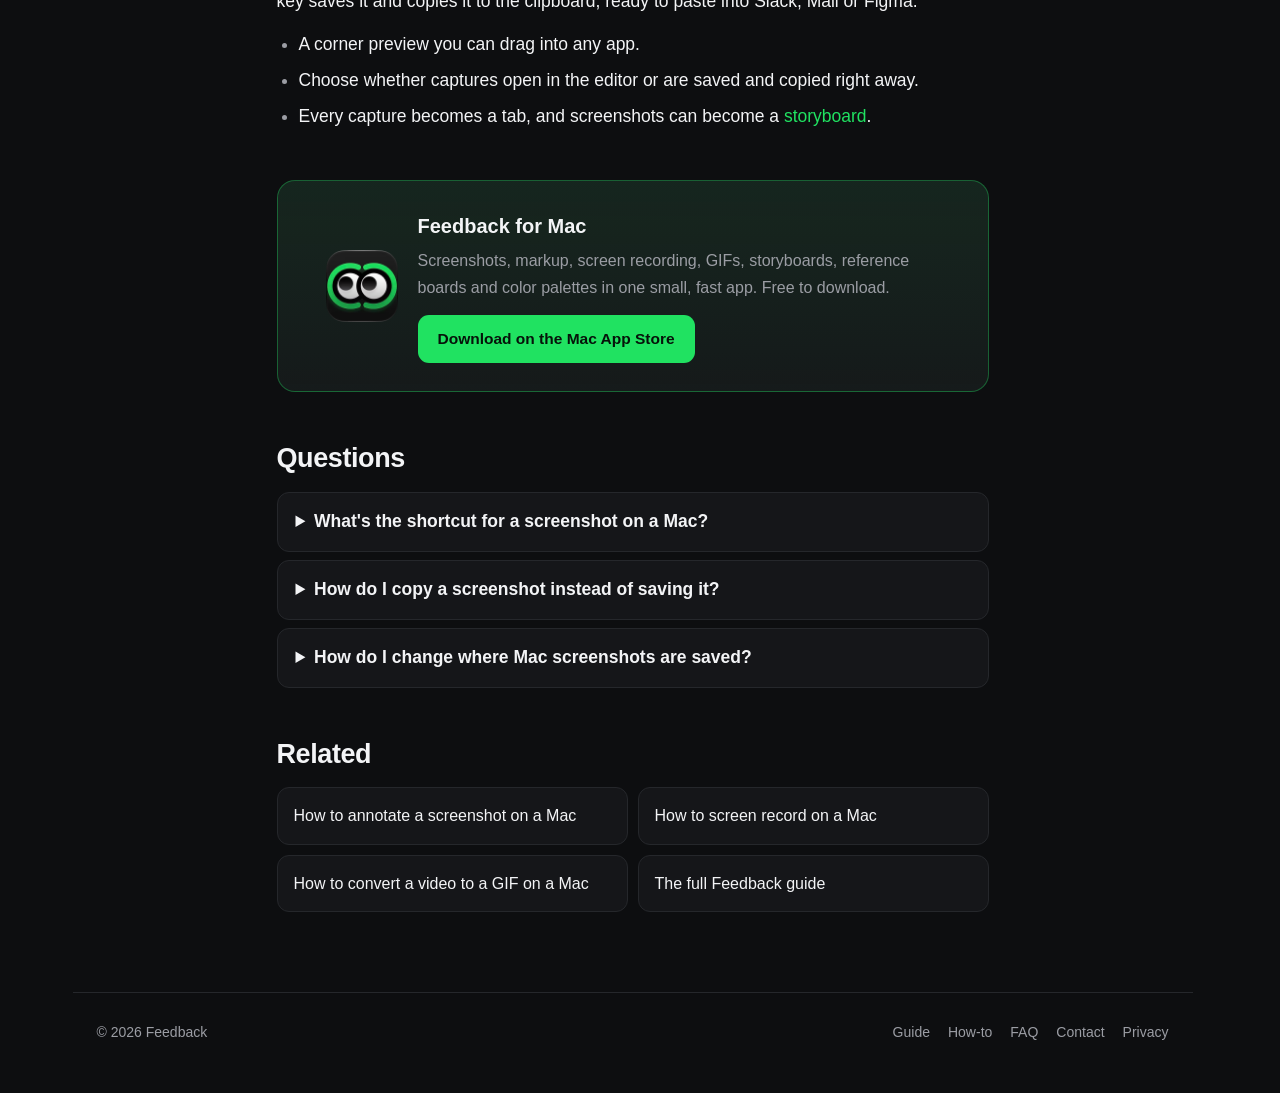
<file: how-to/take-a-screenshot-on-mac.html>
<!doctype html>
<html lang="en">
<head>
<meta charset="utf-8">
<script>try{document.documentElement.dataset.theme=localStorage.getItem('theme')==='light'?'light':'dark'}catch(e){document.documentElement.dataset.theme='dark'}</script>
<link rel="stylesheet" href="/assets/theme.css?v=8">
<meta name="viewport" content="width=device-width, initial-scale=1">
<title>How to Take a Screenshot on Mac (All Shortcuts) – Feedback</title>
<meta name="description" content="Every way to take a screenshot on a Mac: the full screen, an area or a window, copying to the clipboard, changing where screenshots are saved, and a faster way with Feedback.">
<link rel="canonical" href="https://feedbackformac.app/how-to/take-a-screenshot-on-mac.html">
<meta name="theme-color" content="#0d0e10">
<link rel="icon" type="image/png" sizes="64x64" href="/images/favicon-mono-black-64.png" media="(prefers-color-scheme: light)">
<link rel="icon" type="image/png" sizes="64x64" href="/images/favicon-mono-white-64.png" media="(prefers-color-scheme: dark)">
<link rel="icon" type="image/svg+xml" href="/images/favicon.svg">
<link rel="apple-touch-icon" href="/images/apple-touch-icon.png">
<meta property="og:type" content="article">
<meta property="og:site_name" content="Feedback for Mac">
<meta property="og:title" content="How to Take a Screenshot on Mac (All Shortcuts) – Feedback">
<meta property="og:description" content="Every way to take a screenshot on a Mac: the full screen, an area or a window, copying to the clipboard, changing where screenshots are saved, and a faster way with Feedback.">
<meta property="og:url" content="https://feedbackformac.app/how-to/take-a-screenshot-on-mac.html">
<meta property="og:image" content="https://feedbackformac.app/images/shot-1.jpg">
<meta name="twitter:card" content="summary_large_image">
<script type="application/ld+json">{"@context": "https://schema.org", "@graph": [{"@type": "Article", "headline": "How to take a screenshot on a Mac", "description": "Every way to take a screenshot on a Mac: the full screen, an area or a window, copying to the clipboard, changing where screenshots are saved, and a faster way with Feedback.", "url": "https://feedbackformac.app/how-to/take-a-screenshot-on-mac.html", "image": "https://feedbackformac.app/images/shot-1.jpg", "datePublished": "2026-11-08", "dateModified": "2026-11-08", "author": {"@type": "Person", "name": "Ali Sahba"}, "publisher": {"@type": "Organization", "name": "Feedback for Mac", "logo": {"@type": "ImageObject", "url": "https://feedbackformac.app/images/apple-touch-icon.png"}}, "mainEntityOfPage": "https://feedbackformac.app/how-to/take-a-screenshot-on-mac.html"}, {"@type": "BreadcrumbList", "itemListElement": [{"@type": "ListItem", "position": 1, "name": "Feedback", "item": "https://feedbackformac.app/"}, {"@type": "ListItem", "position": 2, "name": "How-to", "item": "https://feedbackformac.app/how-to/"}, {"@type": "ListItem", "position": 3, "name": "How to take a screenshot on a Mac", "item": "https://feedbackformac.app/how-to/take-a-screenshot-on-mac.html"}]}, {"@type": "FAQPage", "mainEntity": [{"@type": "Question", "name": "What's the shortcut for a screenshot on a Mac?", "acceptedAnswer": {"@type": "Answer", "text": "Shift-Command-3 captures the whole screen, Shift-Command-4 captures an area, and Shift-Command-5 opens the screenshot toolbar."}}, {"@type": "Question", "name": "How do I copy a screenshot instead of saving it?", "acceptedAnswer": {"@type": "Answer", "text": "Add Control to the shortcut, for example Control-Shift-Command-4. The screenshot goes to the clipboard and you can paste it anywhere."}}, {"@type": "Question", "name": "How do I change where Mac screenshots are saved?", "acceptedAnswer": {"@type": "Answer", "text": "Press Shift-Command-5, click Options, and pick a folder under Save to."}}]}]}</script>
<style>
:root{--bg:#0d0e10;--panel:#151619;--line:#25272b;--text:#f3f4f6;--muted:#9b9da4;--green:#20e261;--green-ink:#06130a}
*{box-sizing:border-box}html{scroll-behavior:smooth}
body{margin:0;background:var(--bg);color:var(--text);font:17.5px/1.7 -apple-system,BlinkMacSystemFont,"SF Pro Text","Helvetica Neue",Arial,sans-serif;-webkit-font-smoothing:antialiased}
a{color:var(--green);text-decoration:none}a:hover{text-decoration:underline}
img{max-width:100%;height:auto}
.top{position:sticky;top:0;z-index:10;background:rgba(13,14,16,.8);backdrop-filter:saturate(160%) blur(14px);-webkit-backdrop-filter:saturate(160%) blur(14px)}
.top .in{max-width:1120px;margin:0 auto;padding:0 24px;display:flex;justify-content:space-between;align-items:center;height:64px}
.brand{display:flex;align-items:center;gap:10px;color:var(--text);font-weight:650}.brand:hover{text-decoration:none}
.top nav a{color:var(--muted);margin-left:22px;font-size:15px}.top nav a:hover,.top nav a.current{color:var(--text);text-decoration:none}
.top nav .cta{color:var(--green-ink);background:var(--green);padding:7px 14px;border-radius:9px;font-weight:600}
main{max-width:760px;margin:0 auto;padding:40px 24px 0}
.crumbs{font-size:14px;color:var(--muted)}.crumbs a{color:var(--muted)}
h1{font-size:clamp(34px,5.4vw,50px);line-height:1.08;letter-spacing:-.025em;margin:14px 0 14px}
.intro{color:var(--muted);font-size:20px;margin:0 0 8px}
h2{font-size:27px;letter-spacing:-.015em;margin:44px 0 10px}
p{margin:0 0 14px}ul,ol{margin:0 0 14px;padding-left:22px}li{margin:6px 0}li::marker{color:var(--muted)}
figure{margin:22px 0;background:#121316;border:1px solid var(--line);border-radius:14px;padding:10px}figure img{display:block;width:100%;height:auto}
figure.tall{max-width:340px}
kbd{font:600 13.5px/1 -apple-system,BlinkMacSystemFont,sans-serif;background:var(--panel);border:1px solid var(--line);border-bottom-width:2px;border-radius:6px;padding:3px 7px;white-space:nowrap}
table{width:100%;border-collapse:collapse;margin:8px 0 16px;font-size:16px}td{padding:9px 10px;border-bottom:1px solid var(--line);vertical-align:top}td:first-child{white-space:nowrap;width:1%}
.cta-box{margin:48px 0 0;background:linear-gradient(180deg,rgba(32,226,97,.08),rgba(32,226,97,.02)),var(--panel);border:1px solid rgba(32,226,97,.35);border-radius:18px;padding:28px;display:flex;gap:20px;align-items:center}
.cta-box img{width:72px;height:72px;flex:none}.cta-box h3{margin:0 0 4px;font-size:20px}.cta-box p{margin:0 0 14px;color:var(--muted);font-size:16px}
.button{display:inline-block;background:var(--green);color:var(--green-ink);font-weight:650;padding:11px 20px;border-radius:11px;font-size:15.5px}.button:hover{text-decoration:none;filter:brightness(1.06)}
.faq details{background:var(--panel);border:1px solid var(--line);border-radius:12px;padding:0 18px;margin-bottom:8px}
.faq summary{cursor:pointer;padding:14px 0;font-weight:600}.faq details p{color:var(--muted)}
.related{display:grid;grid-template-columns:1fr 1fr;gap:10px;margin-top:10px}
.related a{background:var(--panel);border:1px solid var(--line);border-radius:12px;padding:14px 16px;color:var(--text);font-size:16px}.related a:hover{border-color:rgba(32,226,97,.5);text-decoration:none}
footer{max-width:1120px;margin:80px auto 0;padding:28px 24px 48px;border-top:1px solid var(--line);color:var(--muted);font-size:14px;display:flex;justify-content:space-between;flex-wrap:wrap;gap:10px}
footer a{color:var(--muted);margin-left:18px}
@media(max-width:760px){.top nav a:not(.cta){display:none}.related{grid-template-columns:1fr}.cta-box{flex-direction:column;align-items:flex-start}td:first-child{white-space:normal}}
</style>
</head>
<body>
<header class="top"><div class="in">
<a class="brand" href="/"><svg class="mark" viewBox="16 184 994 656" aria-hidden="true"><mask id="fbmark" maskUnits="userSpaceOnUse" x="0" y="0" width="1024" height="1024"><path d="M563.45,244.32c35.75-15.12,75.06-23.49,116.33-23.49,165.05,0,292.54,127,292.54,292.05s-132.92,289.17-297.97,289.17c-56.64,0-95.07-14.69-108.24-20.04" fill="none" stroke="#fff" stroke-width="73" stroke-linecap="round"/><path d="M459.34,782.02c-13.17,5.34-51.6,20.04-108.24,20.04-165.05,0-297.97-124.11-297.97-289.17,0-165.05,127.48-292.05,292.54-292.05,41.26,0,80.57,8.36,116.33,23.49" fill="none" stroke="#fff" stroke-width="73" stroke-linecap="round"/><circle cx="344.84" cy="511.98" r="248.23"/><circle cx="344.84" cy="511.98" r="184.41" fill="#fff"/><circle cx="679.77" cy="511.98" r="248.23"/><circle cx="679.77" cy="511.98" r="184.41" fill="#fff"/><circle cx="281.6" cy="476.04" r="102.26"/><circle cx="616.54" cy="476.04" r="102.26"/></mask><rect x="0" y="0" width="1024" height="1024" fill="currentColor" mask="url(#fbmark)"/></svg>Feedback</a>
<nav aria-label="Main"><a href="/#features">Features</a><a href="/guide.html">Guide</a><a href="/how-to/" class="current">How-to</a><a href="/#pricing">Pricing</a><a href="/#faq">FAQ</a><button type="button" class="theme-toggle" aria-label="Switch to light mode" title="Switch to light mode"><svg class="moon" viewBox="0 0 24 24" fill="none" stroke="currentColor" stroke-width="2" stroke-linecap="round" stroke-linejoin="round" aria-hidden="true"><path d="M21 12.8A9 9 0 1 1 11.2 3a7 7 0 0 0 9.8 9.8z"/></svg><svg class="sun" viewBox="0 0 24 24" fill="none" stroke="currentColor" stroke-width="2" stroke-linecap="round" aria-hidden="true"><circle cx="12" cy="12" r="4.5"/><path d="M12 2v2M12 20v2M4.9 4.9l1.4 1.4M17.7 17.7l1.4 1.4M2 12h2M20 12h2M4.9 19.1l1.4-1.4M17.7 6.3l1.4-1.4"/></svg></button><a class="cta" href="https://apps.apple.com/app/id6832037599">Download</a><button type="button" class="menu-btn" aria-label="Open menu"><svg viewBox="0 0 24 24" fill="none" stroke="currentColor" stroke-width="2" stroke-linecap="round" aria-hidden="true"><path d="M4 7h16M4 12h16M4 17h16"/></svg></button></nav>
</div></header>
<main>
<div class="crumbs"><a href="/">Feedback</a> › <a href="/how-to/">How-to</a></div>
<h1>How to take a screenshot on a Mac</h1>
<p class="intro">macOS has screenshot shortcuts built in. Here&#x27;s every one, where the files go, and how to capture and mark up a shot faster with Feedback.</p>
<figure><picture><source srcset="../images/shot-1.avif" type="image/avif"><img src="../images/shot-1.jpg" width="1800" height="1196" loading="lazy" alt="A screenshot open in Feedback, ready to mark up"></picture></figure>
<h2>The built-in shortcuts</h2>
<table>
<tr><td><kbd>⇧⌘3</kbd></td><td>The whole screen.</td></tr>
<tr><td><kbd>⇧⌘4</kbd></td><td>Drag to capture an area.</td></tr>
<tr><td><kbd>⇧⌘4</kbd> then <kbd>Space</kbd></td><td>Click a window to capture just that window, with its shadow.</td></tr>
<tr><td><kbd>⇧⌘5</kbd></td><td>The screenshot toolbar: capture modes, screen recording and options.</td></tr>
</table>
<p>Add <kbd>Control</kbd> to any of these (for example <kbd>⌃⇧⌘4</kbd>) to copy the screenshot to the clipboard instead of saving a file.</p>
<h2>Where screenshots are saved</h2>
<p>By default they go to your Desktop, named "Screenshot" with the date and time. To change it, press <kbd>⇧⌘5</kbd>, click <strong>Options</strong> and choose another folder under <strong>Save to</strong>.</p>
<p>After a capture, a thumbnail appears in the bottom-right corner for a few seconds. Click it to mark up the shot, or drag it straight into another app.</p>
<h2>A faster way with Feedback</h2>
<p><a href="https://feedbackformac.app/">Feedback</a> is a free Mac app built around this. Press <kbd>⌥⇧S</kbd> in any app and drag over an area. The shot opens ready to mark up with arrows, boxes, circles, a pen and text, and one key saves it and copies it to the clipboard, ready to paste into Slack, Mail or Figma.</p>
<ul>
<li>A corner preview you can drag into any app.</li>
<li>Choose whether captures open in the editor or are saved and copied right away.</li>
<li>Every capture becomes a tab, and screenshots can become a <a href="make-a-storyboard-on-mac.html">storyboard</a>.</li>
</ul>
<div class="cta-box">
<picture><source srcset="/images/icon.avif" type="image/avif"><img src="/images/icon.png" alt="Feedback app icon" width="72" height="72"></picture>
<div><h3>Feedback for Mac</h3>
<p>Screenshots, markup, screen recording, GIFs, storyboards, reference boards and color palettes in one small, fast app. Free to download.</p>
<a class="button" href="https://apps.apple.com/app/id6832037599">Download on the Mac App Store</a></div>
</div>
<h2>Questions</h2>
<div class="faq">
<details><summary>What&#x27;s the shortcut for a screenshot on a Mac?</summary><p>Shift-Command-3 captures the whole screen, Shift-Command-4 captures an area, and Shift-Command-5 opens the screenshot toolbar.</p></details>
<details><summary>How do I copy a screenshot instead of saving it?</summary><p>Add Control to the shortcut, for example Control-Shift-Command-4. The screenshot goes to the clipboard and you can paste it anywhere.</p></details>
<details><summary>How do I change where Mac screenshots are saved?</summary><p>Press Shift-Command-5, click Options, and pick a folder under Save to.</p></details>
</div>
<h2>Related</h2>
<div class="related">
<a href="annotate-a-screenshot-on-mac.html">How to annotate a screenshot on a Mac</a>
<a href="screen-record-on-mac.html">How to screen record on a Mac</a>
<a href="convert-video-to-gif-on-mac.html">How to convert a video to a GIF on a Mac</a>
<a href="/guide.html">The full Feedback guide</a>
</div>
</main>
<script src="/assets/lightbox.js?v=8" defer></script>
<script src="/assets/theme.js?v=8" defer></script>
<script src="/assets/menu.js?v=8" defer></script>
<footer><span>© 2026 Feedback</span><span><a href="/guide.html">Guide</a><a href="/how-to/">How-to</a><a href="/#faq">FAQ</a><a href="mailto:feedback.contact@icloud.com">Contact</a><a href="/#privacy">Privacy</a></span></footer>
</body>
</html>
</file>
<file: assets/theme.css>
/* Light theme, from the light-mode app icon: white, black and Feedback green.
   Dark is the default; html[data-theme="light"] switches. */

html[data-theme="light"] {
  --bg: #ffffff;
  --panel: #f4f5f2;
  --panel-2: #eef0ec;
  --line: #e2e5df;
  --text: #0b0c0d;
  --muted: #585c63;
  --green: #0c8f3d;          /* green for text and small marks, readable on white */
  --green-ink: #06130a;
  color-scheme: light;
}
html[data-theme="dark"] { color-scheme: dark; }

/* Buttons and badges keep the icon's bright green with black text. */
html[data-theme="light"] .button:not(.ghost),
html[data-theme="light"] .top nav .cta,
html[data-theme="light"] .pro { background: #20e261; color: #06130a; }

html[data-theme="light"] .top { background: rgba(255, 255, 255, .82); border-bottom: 1px solid rgba(0, 0, 0, .06); }
html[data-theme="light"] .hero { background: linear-gradient(180deg, rgba(32, 226, 97, .16), rgba(32, 226, 97, 0) 440px); }
html[data-theme="light"] .hero .icon { filter: drop-shadow(0 16px 34px rgba(12, 143, 61, .22)); }
html[data-theme="light"] figure { background: #ffffff; }
html[data-theme="light"] .plan.featured { background: linear-gradient(180deg, rgba(32, 226, 97, .14), rgba(32, 226, 97, .03)), var(--panel); border-color: rgba(12, 143, 61, .45); }
html[data-theme="light"] .cta-box { background: linear-gradient(180deg, rgba(32, 226, 97, .14), rgba(32, 226, 97, .03)), var(--panel); border-color: rgba(12, 143, 61, .4); }
html[data-theme="light"] kbd { background: #ffffff; }

/* Enlarged images */
html[data-theme="light"] .lb.on { background: rgba(250, 251, 249, .9); }
html[data-theme="light"] .lb img { box-shadow: 0 30px 80px rgba(0, 0, 0, .22); }
html[data-theme="light"] .lb .hint { color: rgba(0, 0, 0, .5); }

/* <picture> wrappers (AVIF with a JPEG fallback) lay out as if the image were there on its own. */
picture { display: contents; }

/* The switch */
.theme-toggle {
  display: inline-flex; align-items: center; justify-content: center;
  width: 34px; height: 34px; margin-left: 18px; padding: 0;
  border-radius: 9px; border: 1px solid var(--line); background: transparent;
  color: var(--muted); cursor: pointer; vertical-align: middle;
  transition: color .2s, background .2s;
}
.theme-toggle:hover { color: var(--text); background: var(--panel); }
.theme-toggle svg { width: 17px; height: 17px; }
.theme-toggle .sun { display: none; }
html[data-theme="light"] .theme-toggle .sun { display: block; }
html[data-theme="light"] .theme-toggle .moon { display: none; }

/* Smooth switch between themes, but not on first paint. */
html.theme-anim, html.theme-anim * { transition: background-color .3s ease, color .3s ease, border-color .3s ease !important; }

/* One top bar for every page, identical down to the pixel, so nothing moves between pages. */
/* Every page keeps its scroll track, short or long, so the width never changes between pages (works in Safari too). */
html { overflow-y: scroll; scrollbar-gutter: stable; }
header.top { position: sticky; top: 0; z-index: 10; }
header.top > div { max-width: 1120px; margin: 0 auto; padding: 0 24px; height: 64px;
                   display: flex; justify-content: space-between; align-items: center; }
header.top .brand { display: flex; align-items: center; gap: 10px; color: var(--text); font-size: 17px; line-height: 1;
                    font-weight: 650; letter-spacing: -.01em; text-decoration: none; }
header.top .brand img { width: 28px; height: 28px; }
header.top .brand .mark { display: block; height: 22px; width: auto; color: var(--text); }
header.top nav { display: flex; align-items: center; flex-wrap: nowrap; }
header.top nav a { margin-left: 22px; font-size: 15px; line-height: 1; color: var(--muted); text-decoration: none; }
header.top nav a:hover, header.top nav a.current { color: var(--text); }
header.top nav .cta { margin-left: 14px; padding: 9px 14px; border-radius: 9px; font-weight: 600; color: #06130a; background: #20e261; }
header.top nav .cta:hover { filter: brightness(1.06); }
header.top .theme-toggle { margin-left: 18px; }
.menu-btn { display: none; align-items: center; justify-content: center; width: 34px; height: 34px; margin-left: 10px; padding: 0;
            border-radius: 9px; border: 1px solid var(--line); background: transparent; color: var(--text); cursor: pointer; }
.menu-btn svg { width: 18px; height: 18px; }
@media (max-width: 860px) {
  header.top nav a:not(.cta) { display: none; }
  .menu-btn { display: inline-flex; }
}
@media (max-width: 520px) {
  header.top nav .cta { display: none; }   /* the menu has Download */
}

/* Moving between pages: the top bar stays put while the page underneath fades over,
   instead of the whole window blanking and redrawing. (Safari 18.2+, Chrome 126+;
   other browsers simply load the page as before.) */
@view-transition { navigation: auto; }
header.top { view-transition-name: site-header; }
::view-transition-group(site-header) { animation: none; }
::view-transition-old(site-header), ::view-transition-new(site-header) { animation-duration: .15s; }
::view-transition-old(root), ::view-transition-new(root) { animation-duration: .2s; }
@media (prefers-reduced-motion: reduce) {
  ::view-transition-group(*), ::view-transition-old(*), ::view-transition-new(*) { animation: none !important; }
}
</file>
